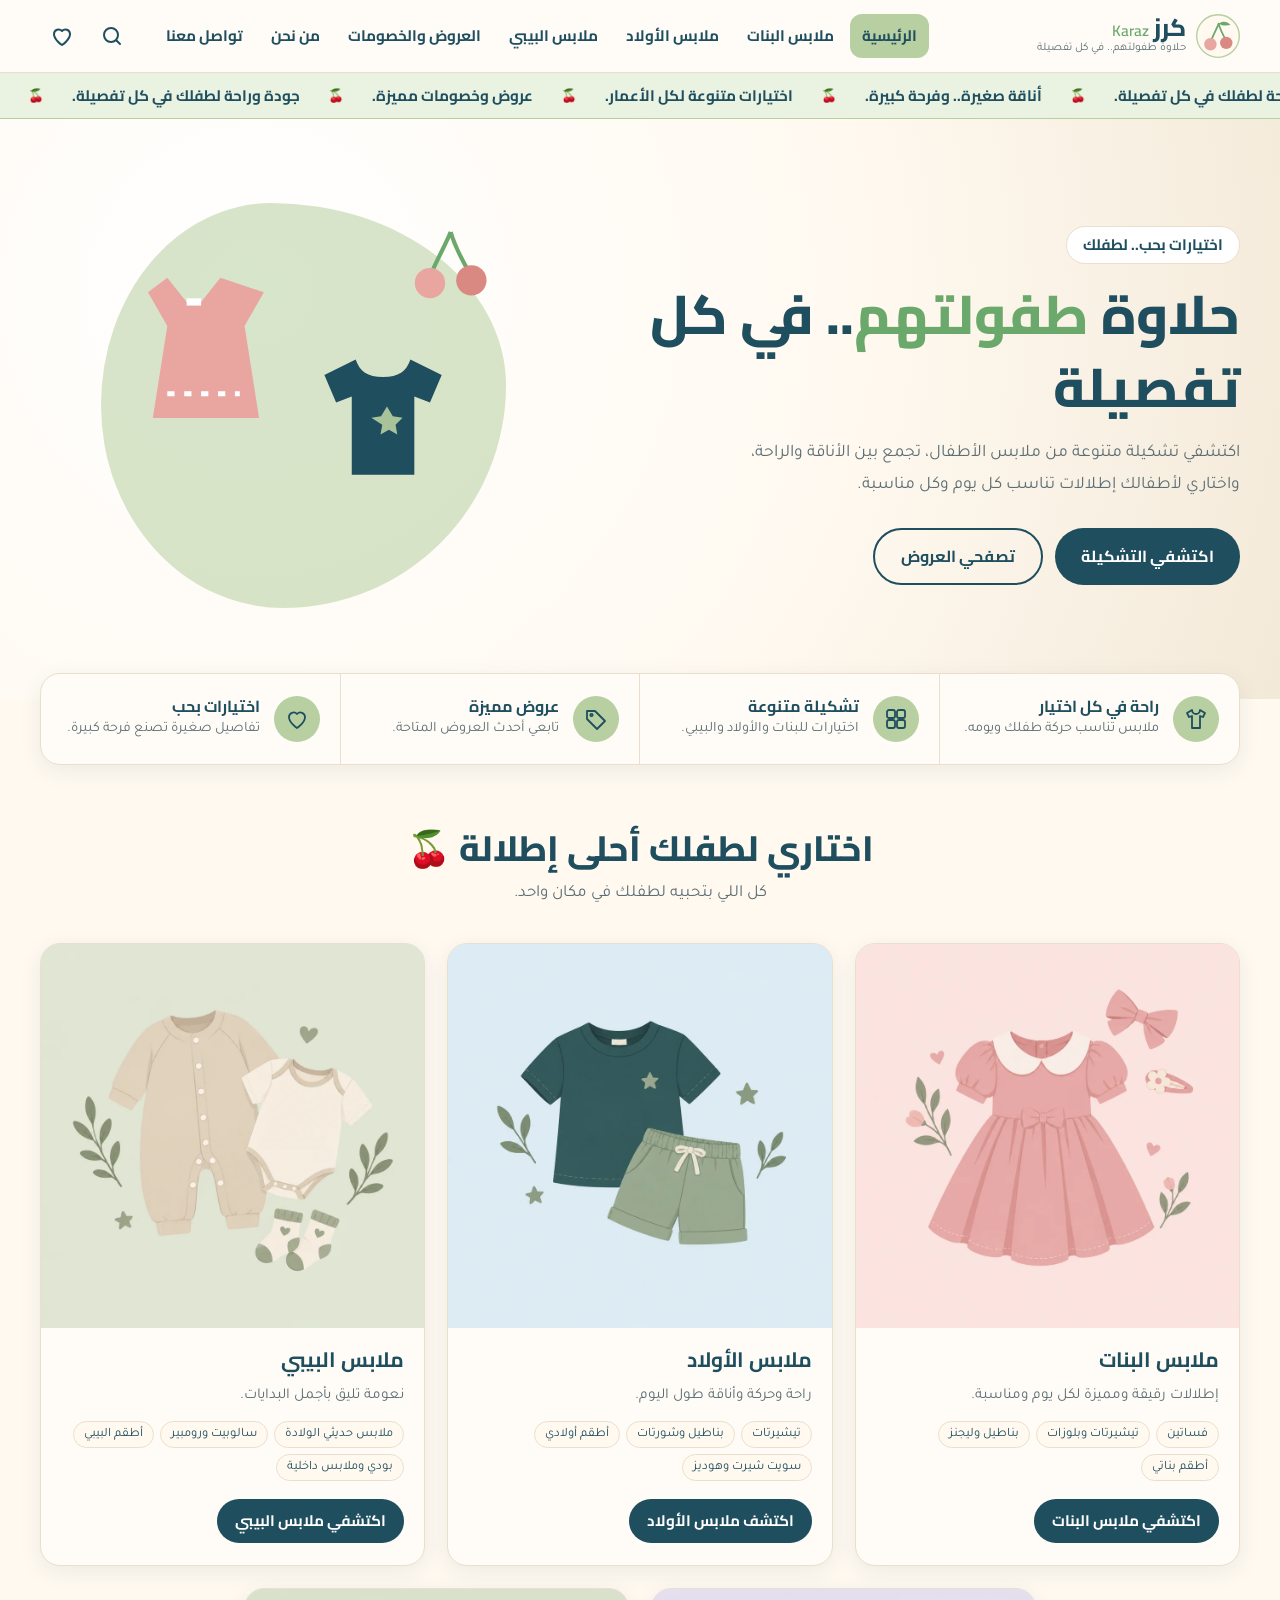
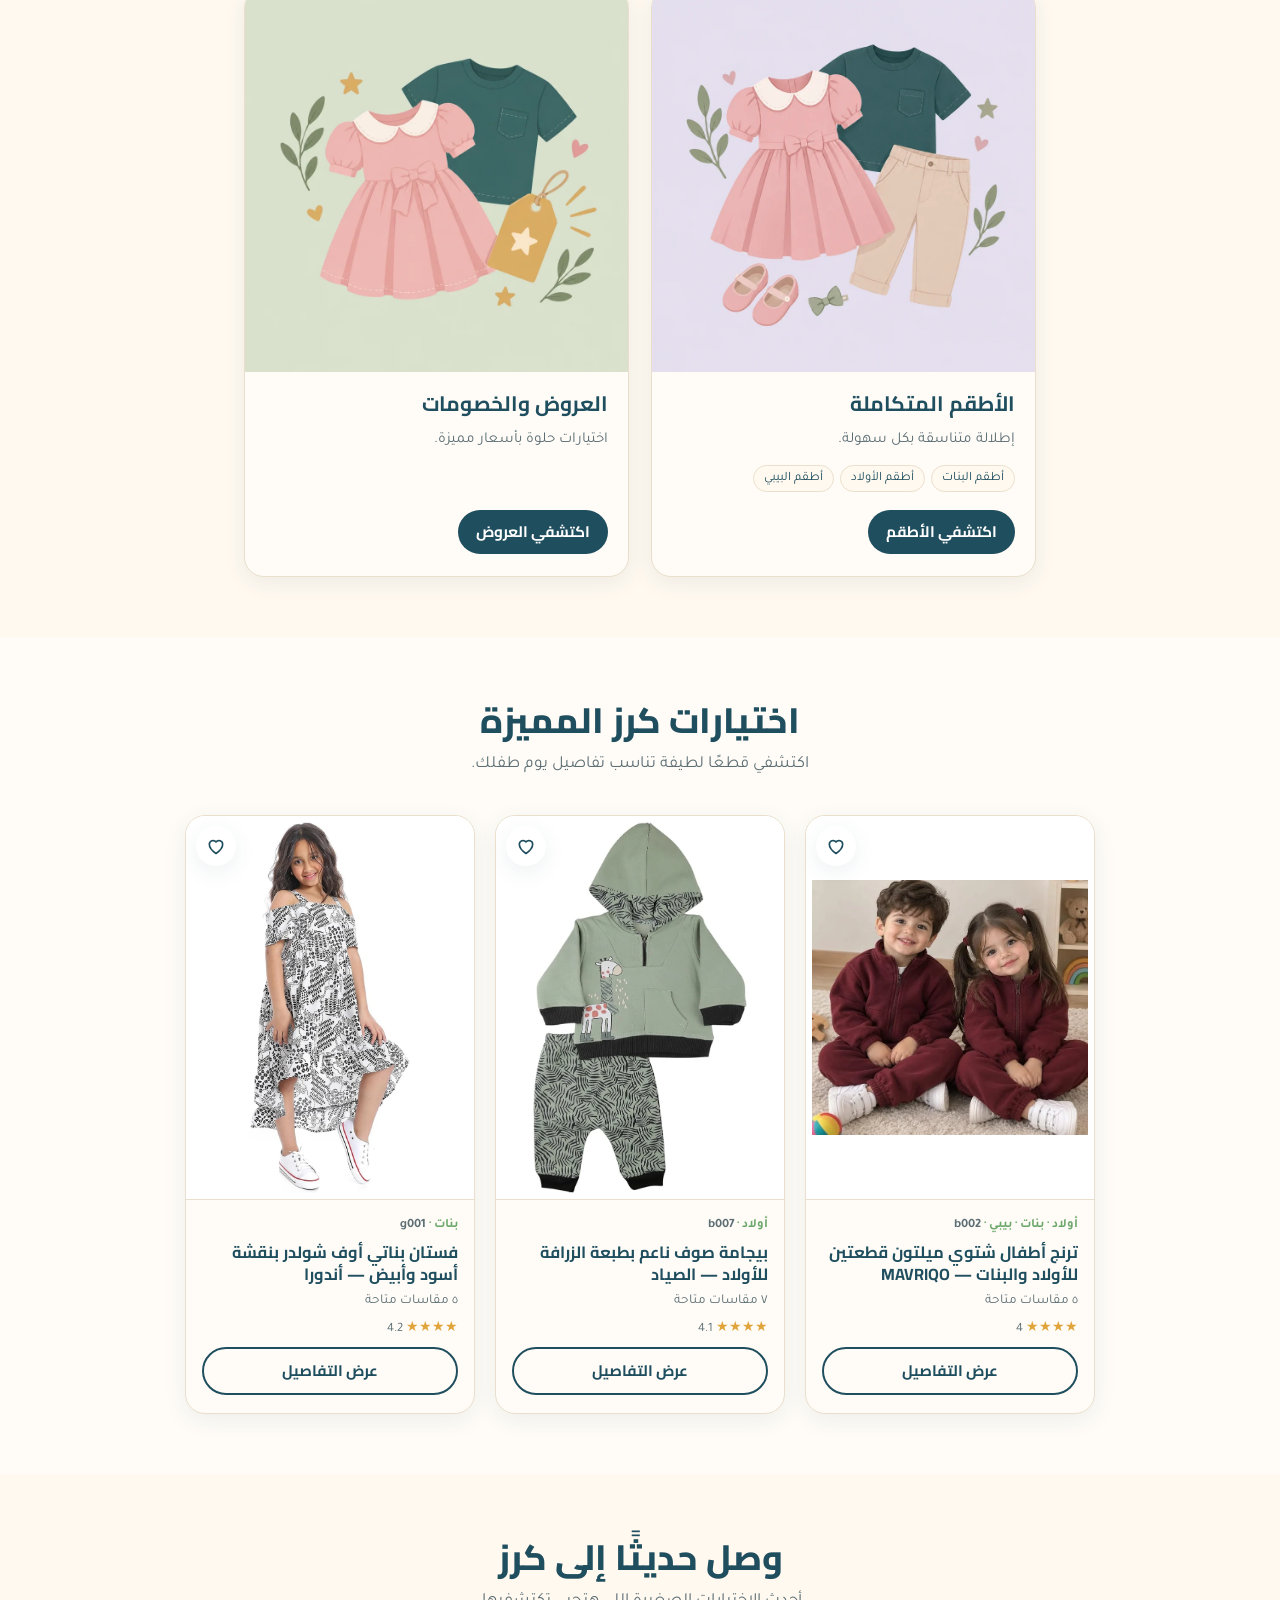
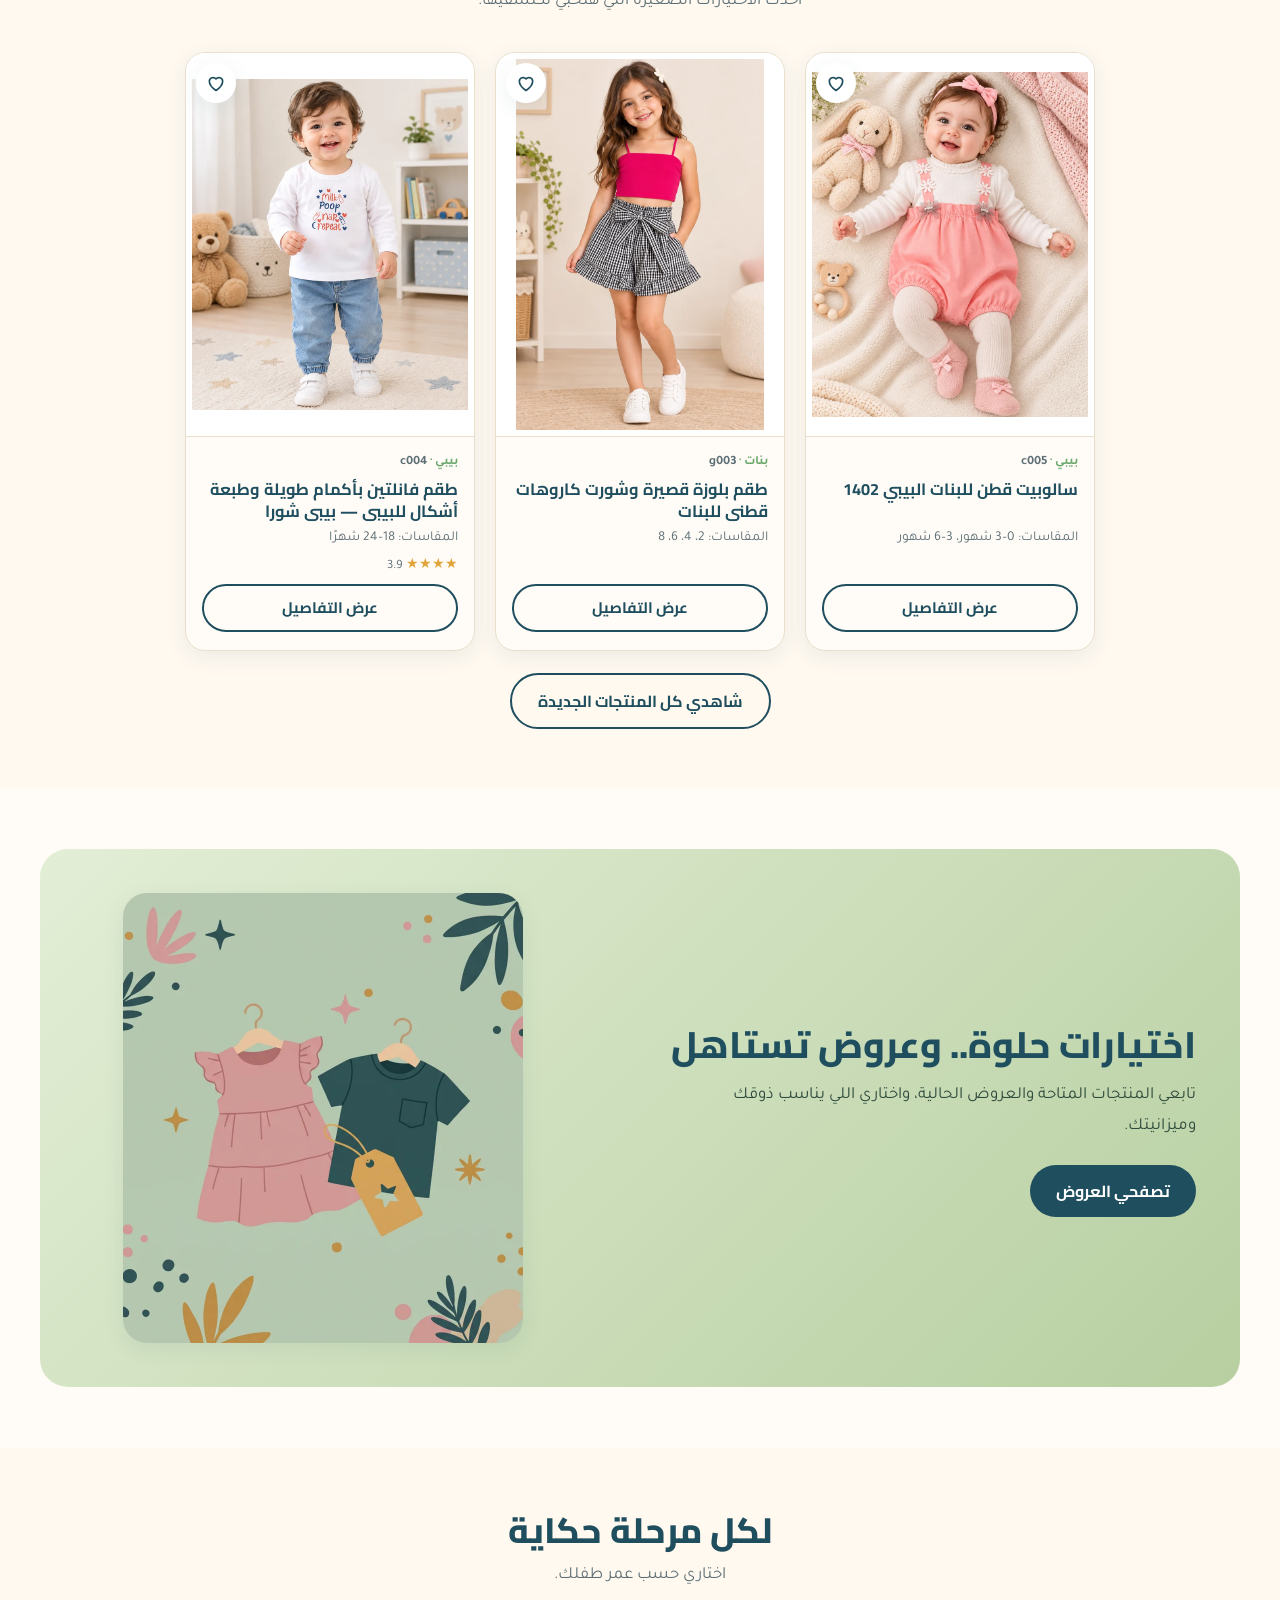
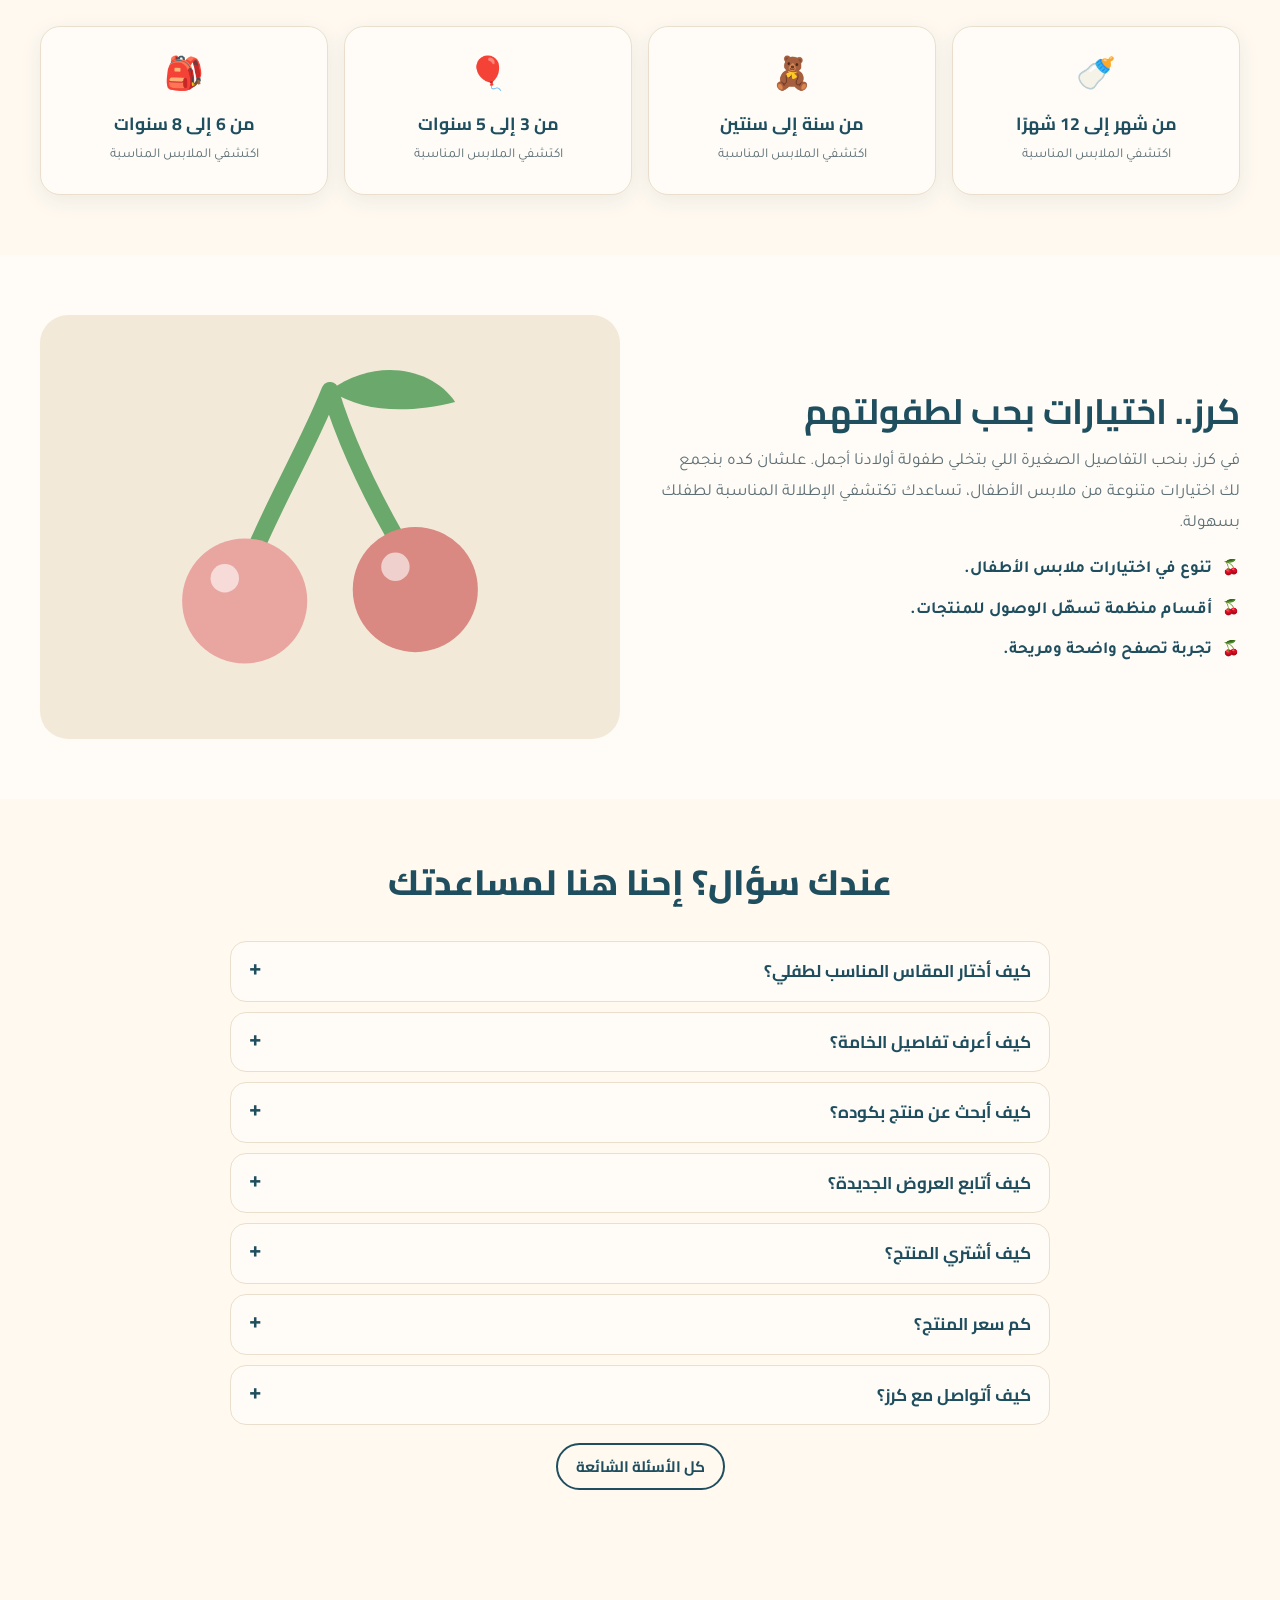
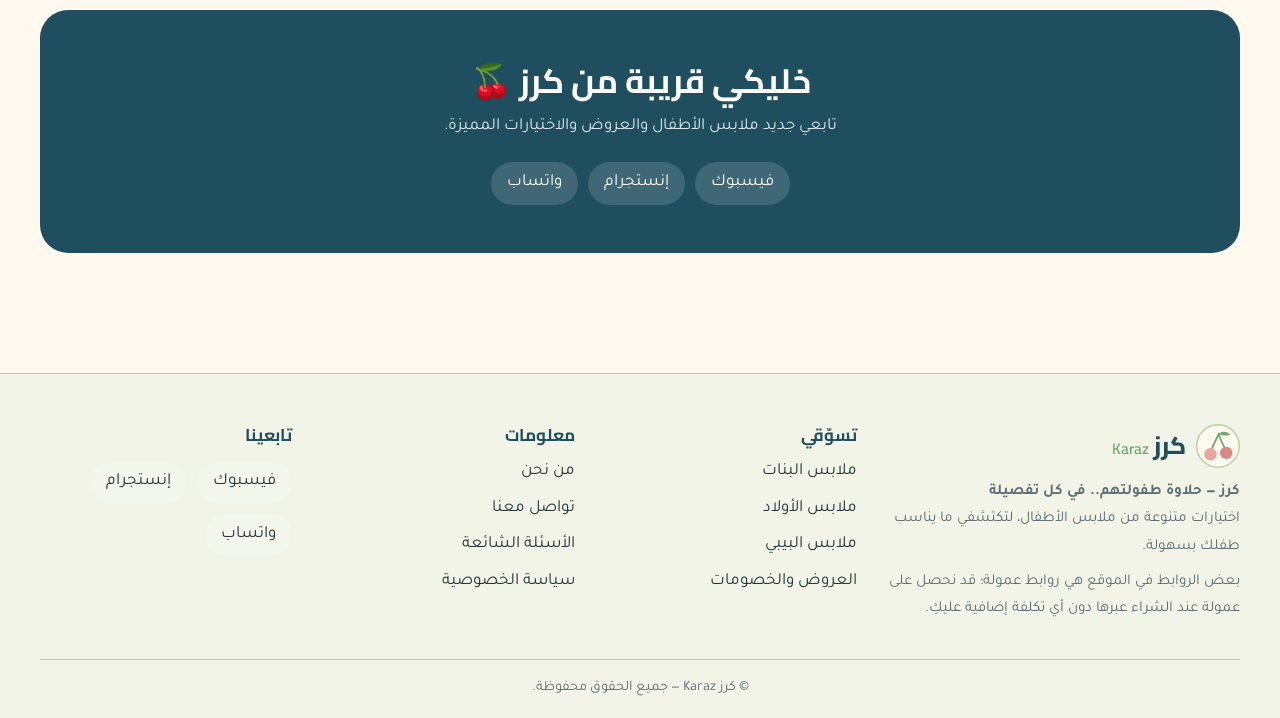
<file: index.html>
<!DOCTYPE html>
<html lang="ar" dir="rtl">
<head>
<meta charset="UTF-8">
<meta name="viewport" content="width=device-width, initial-scale=1">
<title>كرز | ملابس أطفال للبنات والأولاد والبيبي</title>
<meta name="description" content="كرز Karaz متجر مصري لعرض ملابس الأطفال للبنات والأولاد والبيبي. اكتشفي اختيارات أنيقة ومريحة وعروضًا مميزة بسهولة.">
<meta name="theme-color" content="#1F4E5F">
<link rel="icon" type="image/svg+xml" href="favicon.svg"><link rel="icon" type="image/png" sizes="32x32" href="favicon-32.png"><link rel="apple-touch-icon" href="apple-touch-icon.png"><link rel="canonical" href="https://karazkid.vercel.app/">
<meta property="og:type" content="website">
<meta property="og:locale" content="ar_EG">
<meta property="og:site_name" content="كرز Karaz">
<meta property="og:title" content="كرز | ملابس أطفال للبنات والأولاد والبيبي">
<meta property="og:description" content="كرز Karaz متجر مصري لعرض ملابس الأطفال للبنات والأولاد والبيبي. اكتشفي اختيارات أنيقة ومريحة وعروضًا مميزة بسهولة.">
<meta property="og:url" content="https://karazkid.vercel.app/">
<meta property="og:image" content="https://karazkid.vercel.app/images/site/about.webp">
<meta name="twitter:card" content="summary_large_image">
<script type="application/ld+json">{"@context":"https://schema.org","@type":"Organization","name":"كرز Karaz","alternateName":"Karaz","url":"https://karazkid.vercel.app/","email":"karazkid@gmail.com","sameAs":["https://www.facebook.com/mybabykaraz","https://www.instagram.com/karaz_kid"]}</script>
<link rel="preconnect" href="https://fonts.googleapis.com">
<link rel="preconnect" href="https://fonts.gstatic.com" crossorigin>
<link href="https://fonts.googleapis.com/css2?family=Cairo:wght@600;700;800&family=Tajawal:wght@400;500;700&display=swap" rel="stylesheet">
<link rel="stylesheet" href="assets/style.css">
</head>
<body>
<a href="#main" class="skip" id="skipLink">تخطّي إلى المحتوى</a>
<div id="app-header"></div>
<main id="main" tabindex="-1"></main>
<div id="app-footer"></div>
<div class="toast" id="toast" role="status" aria-live="polite"></div>
<noscript><p style="padding:20px;text-align:center">يلزم تفعيل JavaScript لعرض المتجر.</p></noscript>
<script src="assets/config.js"></script>
<script src="products/products.js"></script>
<script src="assets/app.js"></script>
<script src="assets/totop.js" defer></script>
</body>
</html>
</file>
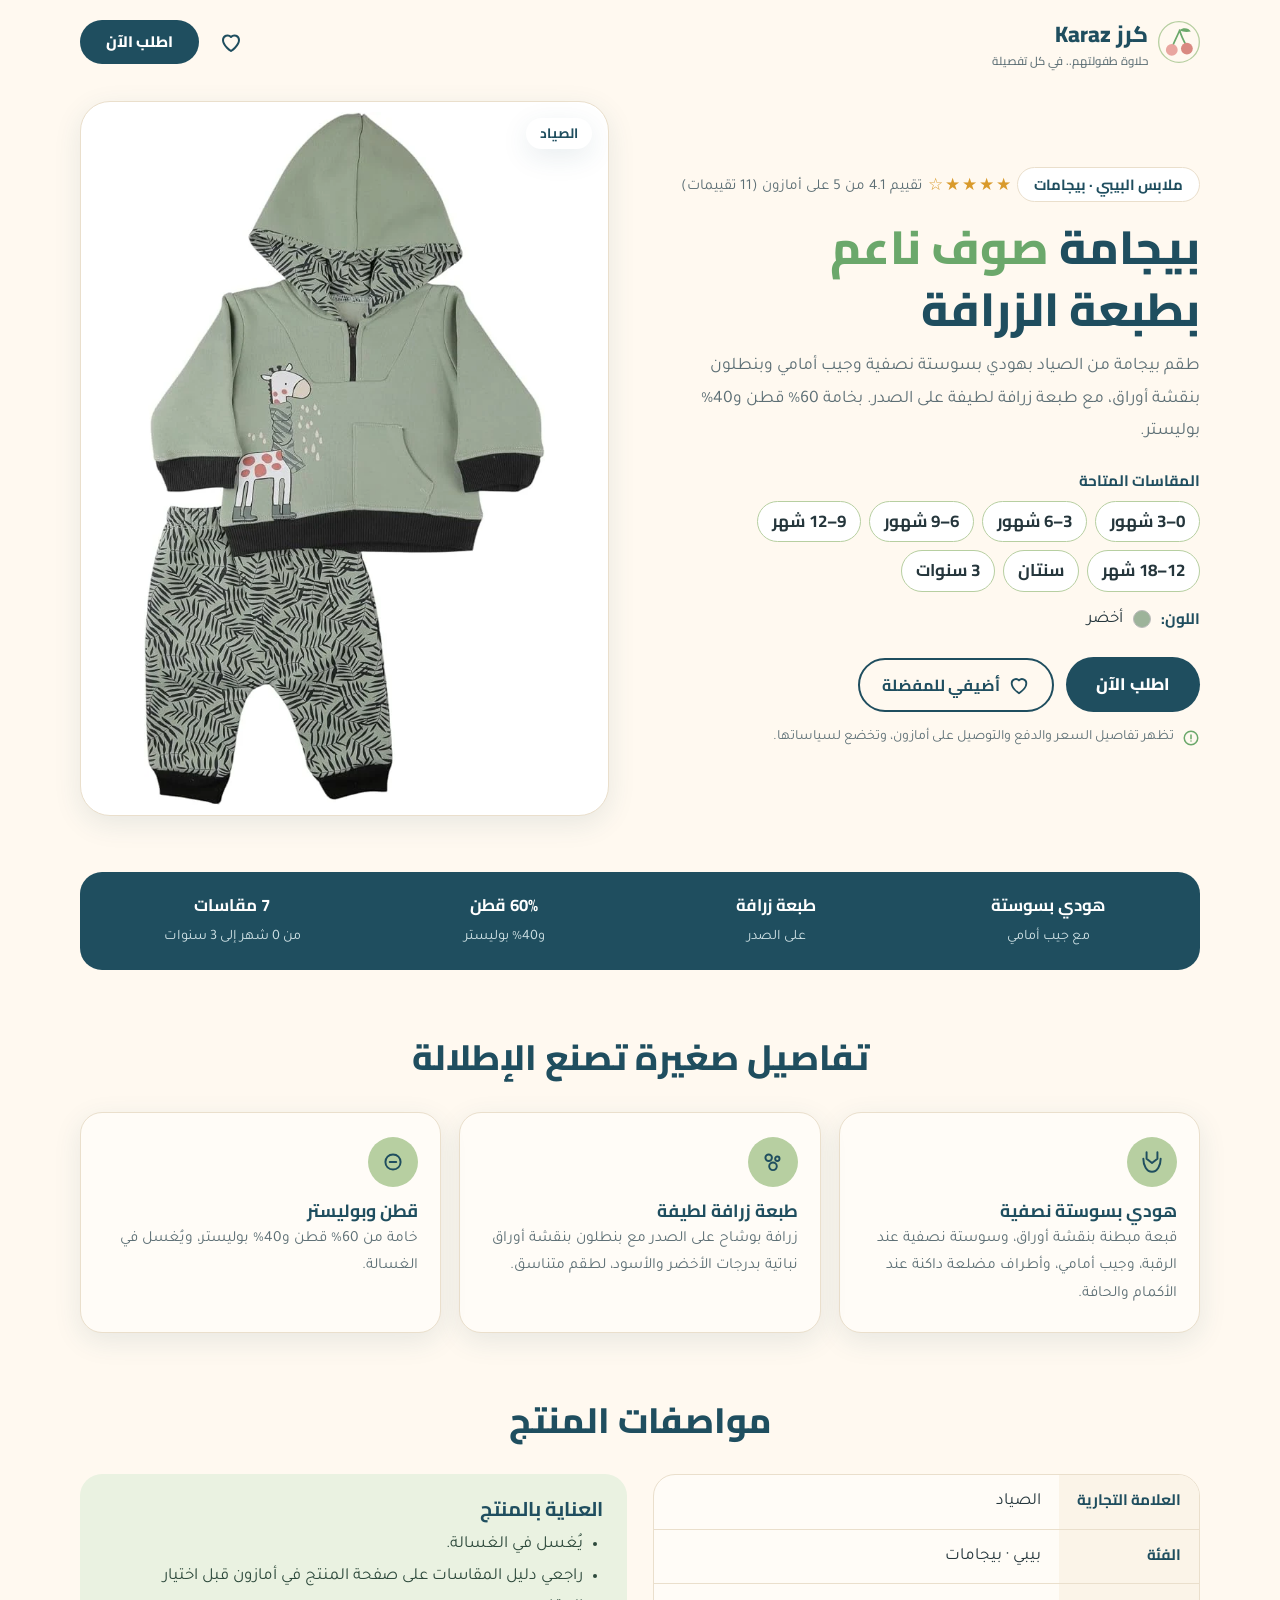
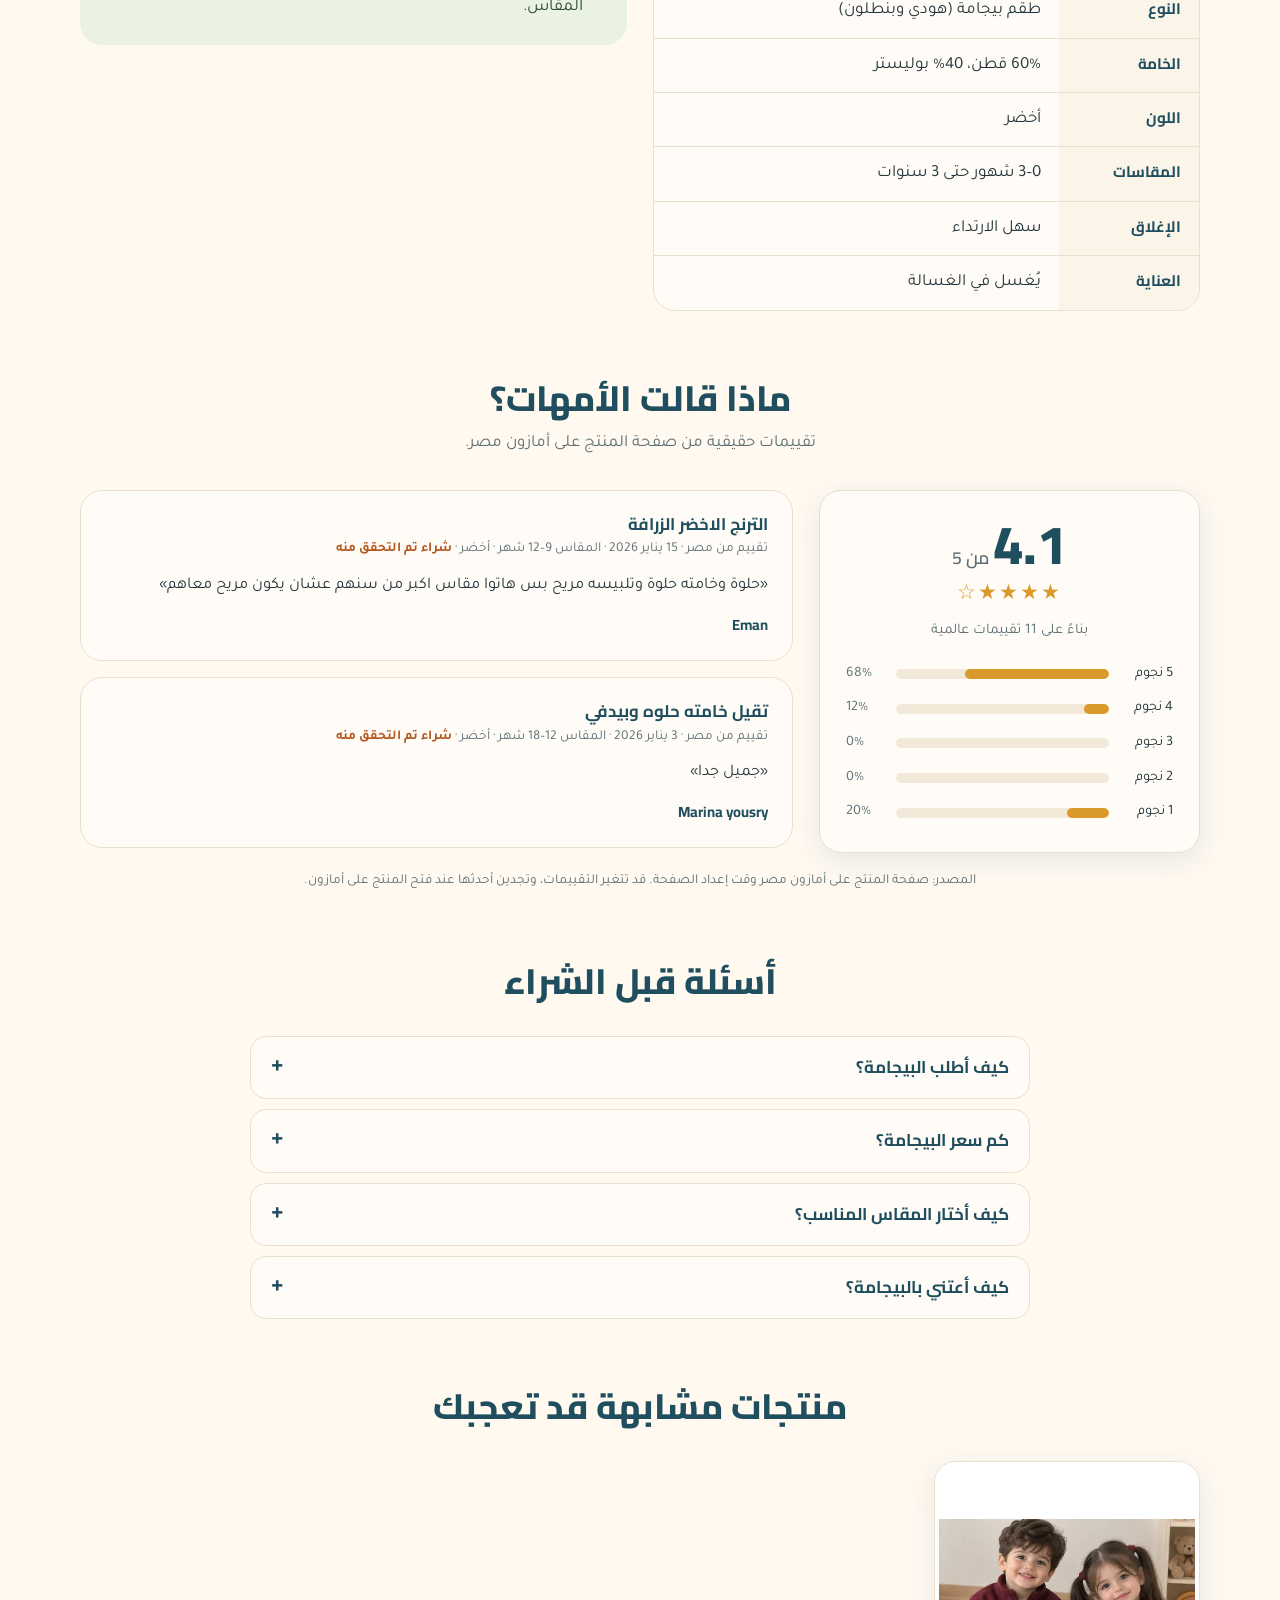
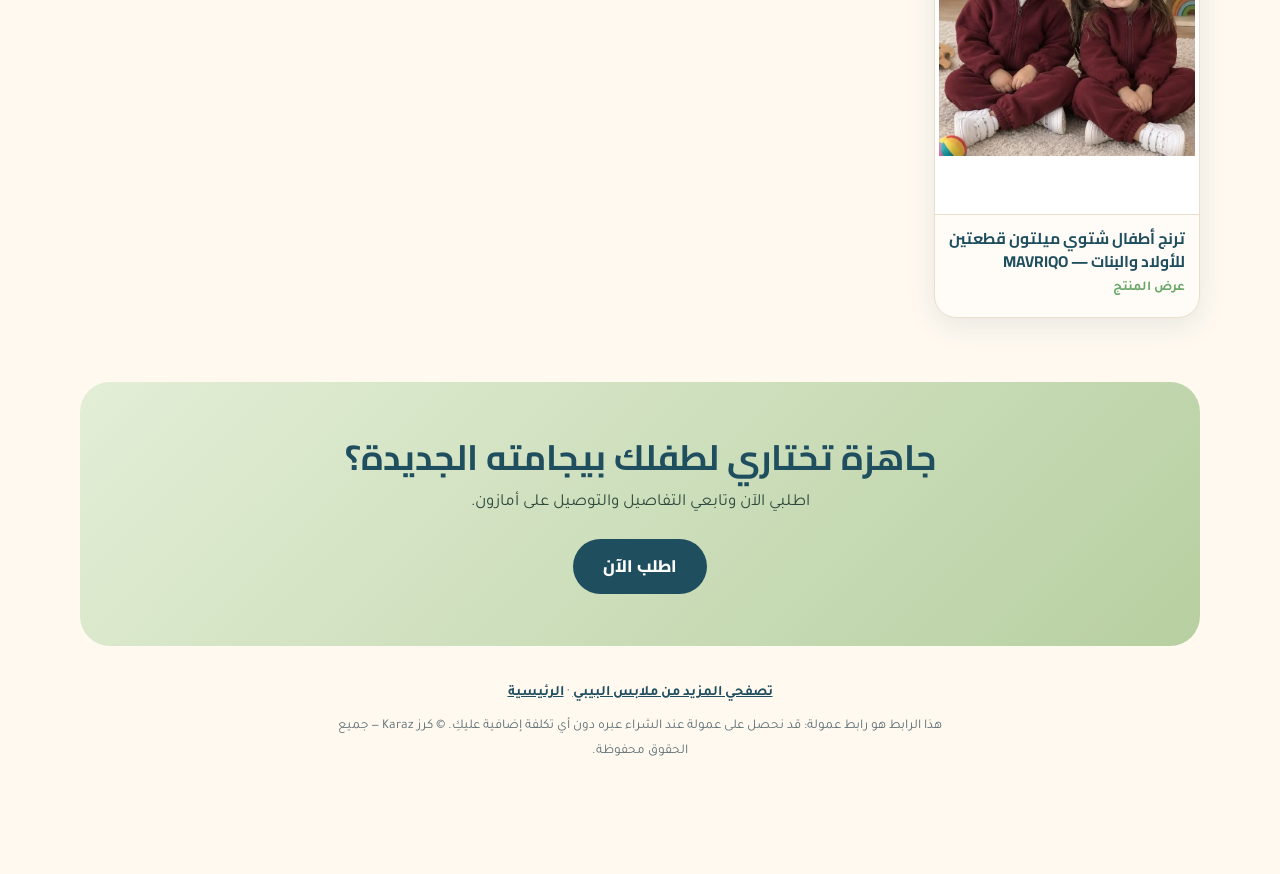
<file: products/baby/alsayad-giraffe-fleece-set.html>
<!DOCTYPE html>
<html lang="ar" dir="rtl">
<head>
<meta charset="UTF-8">
<meta name="viewport" content="width=device-width, initial-scale=1">
<title>بيجامة صوف بطبعة الزرافة | كرز</title>
<meta name="description" content="بيجامة صوف ناعم بطبعة الزرافة من الصياد، بهودي وبنطلون بنقشة أوراق. مقاسات من 0 شهر حتى 3 سنوات. اطلبيها الآن.">
<meta name="theme-color" content="#1F4E5F">
<link rel="preconnect" href="https://fonts.googleapis.com">
<link rel="preconnect" href="https://fonts.gstatic.com" crossorigin>
<link href="https://fonts.googleapis.com/css2?family=Cairo:wght@400;600;700;800&family=Tajawal:wght@400;500;700&display=swap" rel="stylesheet">
<link rel="stylesheet" href="../../assets/landing.css">
</head>
<body>
<div class="wrap">
  <header class="top">
    <a class="brand" href="../../index.html" aria-label="كرز Karaz — الصفحة الرئيسية">
      <svg viewBox="0 0 64 64" aria-hidden="true"><circle cx="32" cy="32" r="31" fill="#FFF9F0" stroke="#B7CFA1" stroke-width="2"/><path d="M33 14c-3 8-8 16-11 25M33 14c2 8 6 16 11 25" stroke="#6BA86B" stroke-width="2.6" fill="none" stroke-linecap="round"/><path d="M33 14c6-5 14-3 17 2-6 1-12 1-17-2z" fill="#6BA86B"/><circle cx="21" cy="44" r="9" fill="#E9A6A0"/><circle cx="44" cy="42" r="9" fill="#d98981"/></svg>
      <span>كرز Karaz<small>حلاوة طفولتهم.. في كل تفصيلة</small></span></a>
    <div class="top-tools">
      <a class="hicon" href="../../index.html#/favorites" aria-label="المفضلة"><svg viewBox="0 0 24 24" fill="none" stroke="currentColor" stroke-width="2" stroke-linejoin="round" aria-hidden="true"><path d="M12 21s-8-5.2-8-11a4.6 4.6 0 0 1 8-3 4.6 4.6 0 0 1 8 3c0 5.8-8 11-8 11z"/></svg><span class="hbadge" id="favBadge" hidden>0</span></a>
      <a class="btn buy" href="https://link.amazon/B0dvgXfFg" target="_blank" rel="sponsored noopener noreferrer">اطلب الآن</a>
    </div>
  </header>

  <main>
  <section class="hero" aria-labelledby="t">
    <div>
      <span class="eyebrow">ملابس البيبي · بيجامات</span>
      <div class="rate"><span class="stars" aria-hidden="true">★★★★☆</span><span>تقييم 4.1 من 5 على أمازون (11 تقييمات)</span></div>
      <h1 id="t">بيجامة <em>صوف ناعم</em> بطبعة الزرافة</h1>
      <p class="lead">طقم بيجامة من الصياد بهودي بسوستة نصفية وجيب أمامي وبنطلون بنقشة أوراق، مع طبعة زرافة لطيفة على الصدر. بخامة 60% قطن و40% بوليستر.</p>
      <div class="sizes"><b>المقاسات المتاحة</b><div class="chips"><span class="chip">0–3 شهور</span><span class="chip">3–6 شهور</span><span class="chip">6–9 شهور</span><span class="chip">9–12 شهر</span><span class="chip">12–18 شهر</span><span class="chip">سنتان</span><span class="chip">3 سنوات</span></div></div>
      <div class="colors"><b>اللون:</b><span class="sw" style="background:#9DB39A" aria-hidden="true"></span><span>أخضر</span></div>
      <div class="cta-row">
        <a class="btn buy" href="https://link.amazon/B0dvgXfFg" target="_blank" rel="sponsored noopener noreferrer">اطلب الآن</a>
        <button class="favbtn" id="favBtn" type="button" aria-pressed="false"><svg viewBox="0 0 24 24" fill="none" stroke="currentColor" stroke-width="2" stroke-linejoin="round" aria-hidden="true"><path d="M12 21s-8-5.2-8-11a4.6 4.6 0 0 1 8-3 4.6 4.6 0 0 1 8 3c0 5.8-8 11-8 11z"/></svg><span>أضيفي للمفضلة</span></button>
      </div>
      <p class="note"><svg viewBox="0 0 24 24" fill="none" stroke="currentColor" stroke-width="2" stroke-linecap="round" stroke-linejoin="round" aria-hidden="true"><circle cx="12" cy="12" r="9"/><path d="M12 8v5M12 16h.01"/></svg><span>تظهر تفاصيل السعر والدفع والتوصيل على أمازون، وتخضع لسياساتها.</span></p>
    </div>
    <div class="gal single">
      
      <div class="stage"><span class="tag">الصياد</span>
        <img id="stageImg" src="../../images/alsayad-giraffe-fleece-set/1.webp" alt="بيجامة صوف أخضر بهودي بسوستة نصفية وطبعة زرافة وبنطلون بنقشة أوراق" width="569" height="984"></div>
    </div>
  </section>
  <div class="band" role="list"><div role="listitem"><b>هودي بسوستة</b><span>مع جيب أمامي</span></div><div role="listitem"><b>طبعة زرافة</b><span>على الصدر</span></div><div role="listitem"><b>60% قطن</b><span>و40% بوليستر</span></div><div role="listitem"><b>7 مقاسات</b><span>من 0 شهر إلى 3 سنوات</span></div></div>
  <section class="blk" id="details"><div class="head"><h2>تفاصيل صغيرة تصنع الإطلالة</h2></div><div class="feat"><article class="f"><div class="ic"><svg viewBox="0 0 24 24" fill="none" stroke="currentColor" stroke-width="1.8" stroke-linecap="round" stroke-linejoin="round" aria-hidden="true"><path d="M7 3v6l5 4 5-4V3"/><path d="M4 9c0 6 3 12 8 12s8-6 8-12"/></svg></div><h3>هودي بسوستة نصفية</h3><p>قبعة مبطنة بنقشة أوراق، وسوستة نصفية عند الرقبة، وجيب أمامي، وأطراف مضلعة داكنة عند الأكمام والحافة.</p></article><article class="f"><div class="ic"><svg viewBox="0 0 24 24" fill="none" stroke="currentColor" stroke-width="1.8" stroke-linecap="round" stroke-linejoin="round" aria-hidden="true"><circle cx="8" cy="8" r="3"/><circle cx="16" cy="9" r="2"/><circle cx="12" cy="16" r="3.5"/></svg></div><h3>طبعة زرافة لطيفة</h3><p>زرافة بوشاح على الصدر مع بنطلون بنقشة أوراق نباتية بدرجات الأخضر والأسود، لطقم متناسق.</p></article><article class="f"><div class="ic"><svg viewBox="0 0 24 24" fill="none" stroke="currentColor" stroke-width="1.8" stroke-linecap="round" stroke-linejoin="round" aria-hidden="true"><path d="M5 12c0-4 3-7 7-7s7 3 7 7-3 7-7 7-7-3-7-7z"/><path d="M9 12h6"/></svg></div><h3>قطن وبوليستر</h3><p>خامة من 60% قطن و40% بوليستر، ويُغسل في الغسالة.</p></article></div></section>
  
  <section class="blk"><div class="head"><h2>مواصفات المنتج</h2></div><div class="specwrap"><div class="spec"><dl><dt>العلامة التجارية</dt><dd>الصياد</dd><dt>الفئة</dt><dd>بيبي · بيجامات</dd><dt>النوع</dt><dd>طقم بيجامة (هودي وبنطلون)</dd><dt>الخامة</dt><dd>60% قطن، 40% بوليستر</dd><dt>اللون</dt><dd>أخضر</dd><dt>المقاسات</dt><dd>0–3 شهور حتى 3 سنوات</dd><dt>الإغلاق</dt><dd>سهل الارتداء</dd><dt>العناية</dt><dd>يُغسل في الغسالة</dd></dl></div><div class="care"><h3>العناية بالمنتج</h3><ul><li>يُغسل في الغسالة.</li><li>راجعي دليل المقاسات على صفحة المنتج في أمازون قبل اختيار المقاس.</li></ul></div></div></section>
  <section class="blk"><div class="head"><h2>ماذا قالت الأمهات؟</h2><p>تقييمات حقيقية من صفحة المنتج على أمازون مصر.</p></div><div class="rv"><div class="sum"><div class="big">4.1<small> من 5</small></div><span class="stars" aria-hidden="true">★★★★☆</span><p>بناءً على 11 تقييمات عالمية</p><div class="bars" aria-label="توزيع التقييمات"><div class="bar"><span>5 نجوم</span><i><b style="width:68%"></b></i><span>68%</span></div><div class="bar"><span>4 نجوم</span><i><b style="width:12%"></b></i><span>12%</span></div><div class="bar"><span>3 نجوم</span><i><b style="width:0%"></b></i><span>0%</span></div><div class="bar"><span>2 نجوم</span><i><b style="width:0%"></b></i><span>0%</span></div><div class="bar"><span>1 نجوم</span><i><b style="width:20%"></b></i><span>20%</span></div></div></div><div class="quotes"><figure class="q"><h3>الترنج الاخضر الزرافة</h3><p class="meta">تقييم من مصر · 15 يناير 2026 · المقاس 9–12 شهر · أخضر · <span class="ok">شراء تم التحقق منه</span></p><blockquote>«حلوة وخامته حلوة وتلبيسه مريح بس هاتوا مقاس اكبر من سنهم عشان يكون مريح معاهم»</blockquote><figcaption class="who">Eman</figcaption></figure><figure class="q"><h3>تقيل خامته حلوه وبيدفي</h3><p class="meta">تقييم من مصر · 3 يناير 2026 · المقاس 12–18 شهر · أخضر · <span class="ok">شراء تم التحقق منه</span></p><blockquote>«جميل جدا»</blockquote><figcaption class="who">Marina yousry</figcaption></figure></div></div><p class="src">المصدر: صفحة المنتج على أمازون مصر وقت إعداد الصفحة. قد تتغير التقييمات، وتجدين أحدثها عند فتح المنتج على أمازون.</p></section>
  <section class="blk"><div class="head"><h2>أسئلة قبل الشراء</h2></div><div class="faq"><details><summary>كيف أطلب البيجامة؟</summary><p>اضغطي على زر «اطلب الآن» وسيفتح لك المنتج على أمازون، وهناك تختارين المقاس وتكملين الطلب. كرز لا يستقبل الطلبات مباشرة.</p></details><details><summary>كم سعر البيجامة؟</summary><p>السعر يتغير بحسب العروض والبائع، لذلك لا نعرضه هنا. ستجدين السعر الحالي على أمازون.</p></details><details><summary>كيف أختار المقاس المناسب؟</summary><p>المقاسات من 0–3 شهور حتى 3 سنوات. راجعي دليل المقاسات على أمازون، ونصحت إحدى الأمهات في تقييمها باختيار مقاس أكبر من عمر الطفل ليكون مريحًا.</p></details><details><summary>كيف أعتني بالبيجامة؟</summary><p>تُغسل في الغسالة بحسب تعليمات العناية الواردة في مواصفات المنتج.</p></details></div></section>
  <section class="blk" id="similar" hidden><div class="head"><h2>منتجات مشابهة قد تعجبك</h2></div><div class="sim" id="simGrid"></div></section>
  <section class="final">
    <h2>جاهزة تختاري لطفلك بيجامته الجديدة؟</h2>
    <p>اطلبي الآن وتابعي التفاصيل والتوصيل على أمازون.</p>
    <a class="btn buy" href="https://link.amazon/B0dvgXfFg" target="_blank" rel="sponsored noopener noreferrer">اطلب الآن</a>
  </section>
  </main>

  <footer>
    <p><a href="../../index.html#/shop?cat=baby">تصفحي المزيد من ملابس البيبي</a> · <a href="../../index.html">الرئيسية</a></p>
    <p class="disc">هذا الرابط هو رابط عمولة: قد نحصل على عمولة عند الشراء عبره دون أي تكلفة إضافية عليكِ. © كرز Karaz — جميع الحقوق محفوظة.</p>
  </footer>
</div>

<div class="sticky"><a class="btn buy" href="https://link.amazon/B0dvgXfFg" target="_blank" rel="sponsored noopener noreferrer">اطلب الآن</a></div>
<div class="toast" id="toast" role="status" aria-live="polite"></div>

<!-- بيانات المنتج: يقرأها الموقع تلقائيًا لعرض المنتج في قسمه. لا تحذفي هذا الجزء. -->
<script type="application/json" id="product">
{
  "id": "alsayad-giraffe-fleece-set",
  "name": "بيجامة صوف ناعم بطبعة الزرافة للأولاد — الصياد",
  "category": "baby",
  "sub": "بيجامات",
  "type": "بيجامة",
  "ages": [
    "0-12m",
    "1-2y",
    "3-5y"
  ],
  "sizes": [
    "0–3 شهور",
    "3–6 شهور",
    "6–9 شهور",
    "9–12 شهر",
    "12–18 شهر",
    "سنتان",
    "3 سنوات"
  ],
  "colors": [
    "أخضر"
  ],
  "price": null,
  "oldPrice": null,
  "images": [
    "images/alsayad-giraffe-fleece-set/1.webp"
  ],
  "description": "طقم بيجامة من الصياد بهودي بسوستة نصفية وجيب أمامي وبنطلون بنقشة أوراق، مع طبعة زرافة لطيفة على الصدر. بخامة 60% قطن و40% بوليستر.",
  "material": "60% قطن، 40% بوليستر",
  "buyType": "affiliate",
  "buyUrl": "https://link.amazon/B0dvgXfFg",
  "createdAt": "2026-10-25",
  "featured": true,
  "set": false,
  "season": "winter",
  "hidden": false,
  "rating": 4.1
}
</script>
<script src="../../products/products.js"></script>
<script src="../../assets/landing.js"></script>
</body>
</html>
</file>
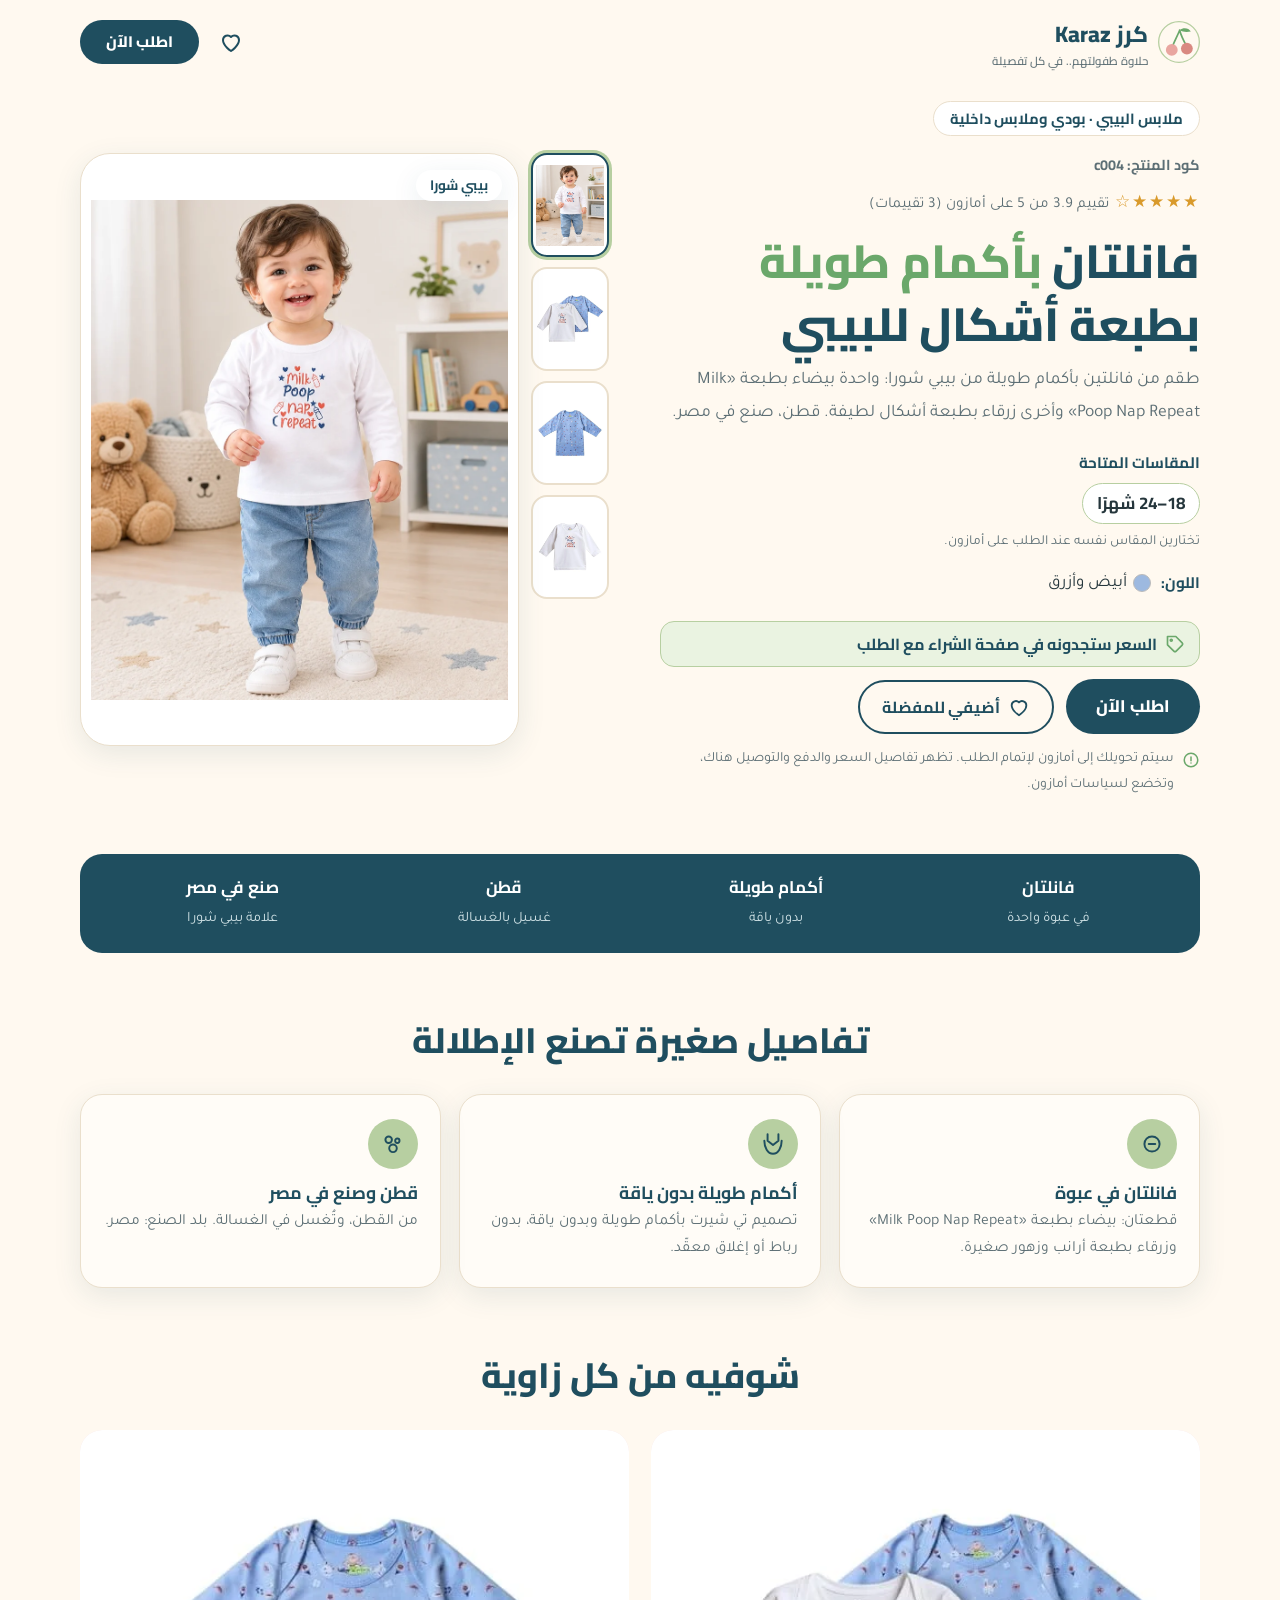
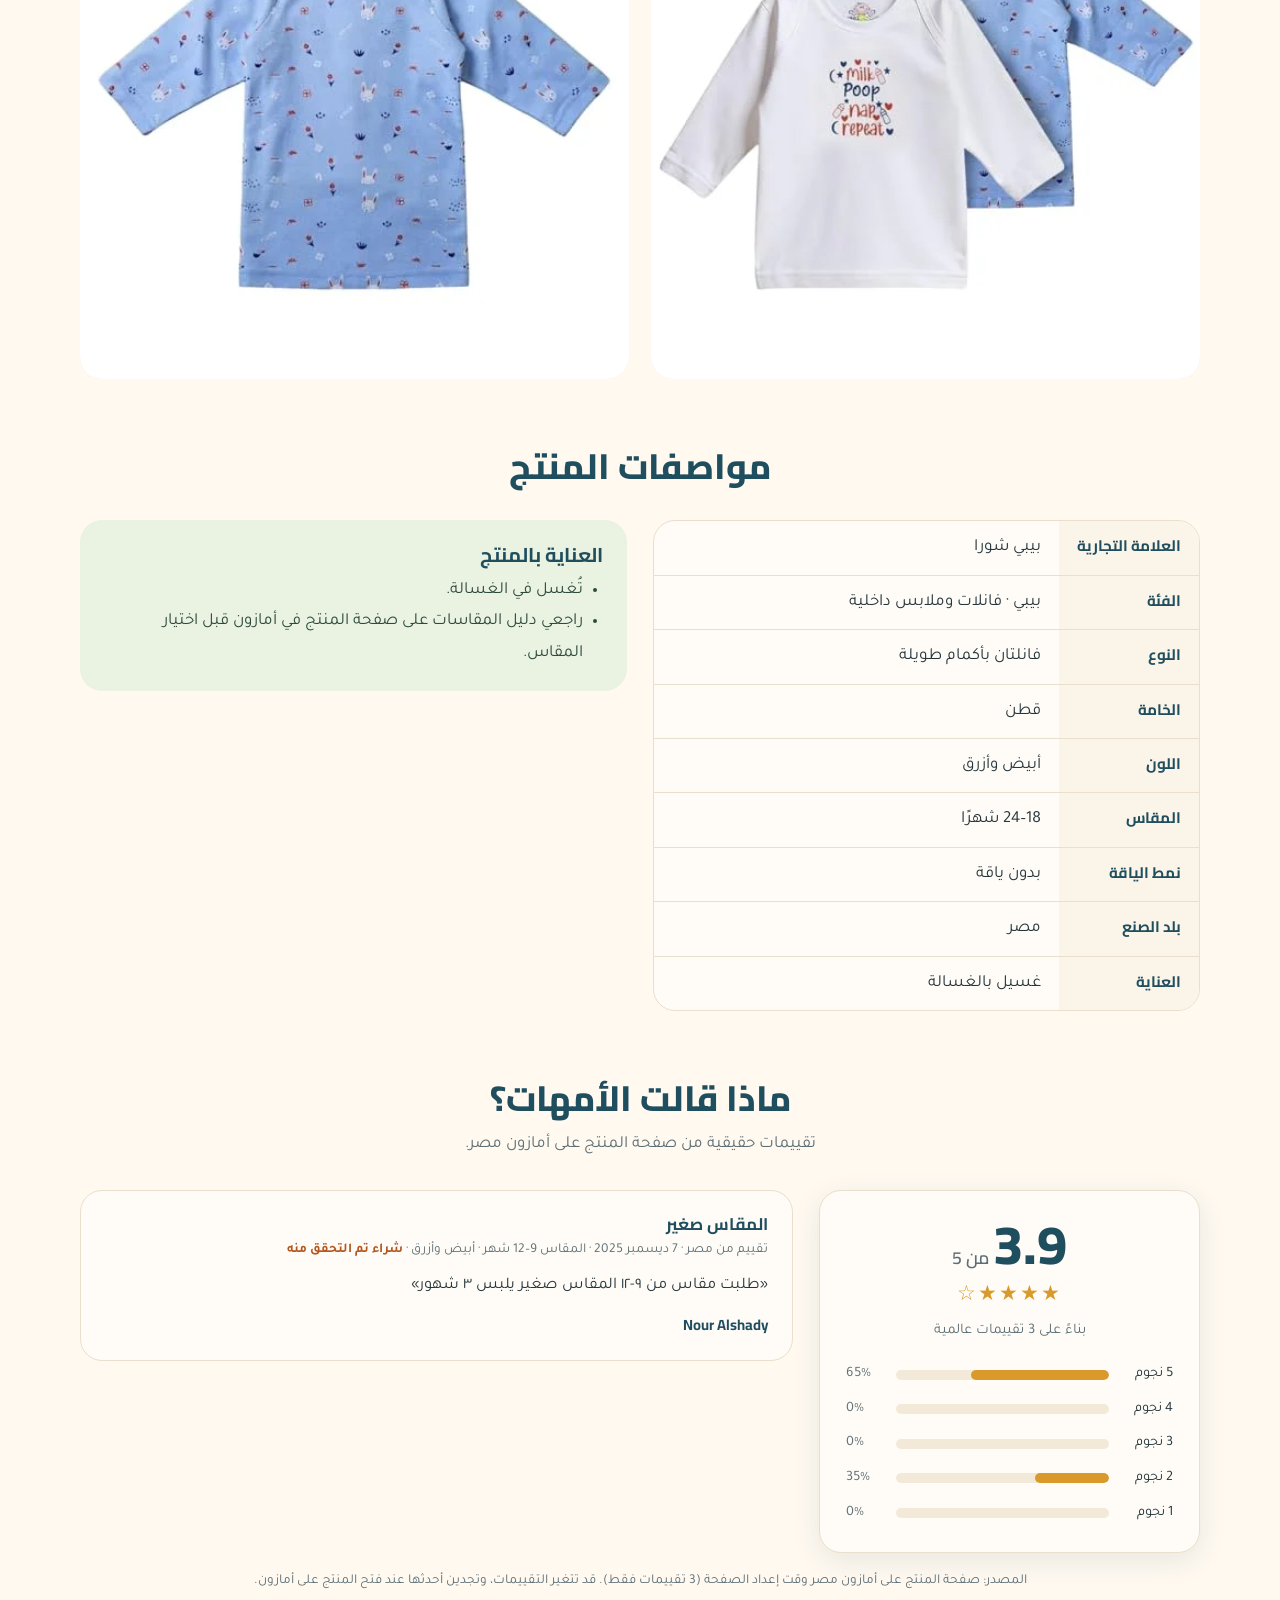
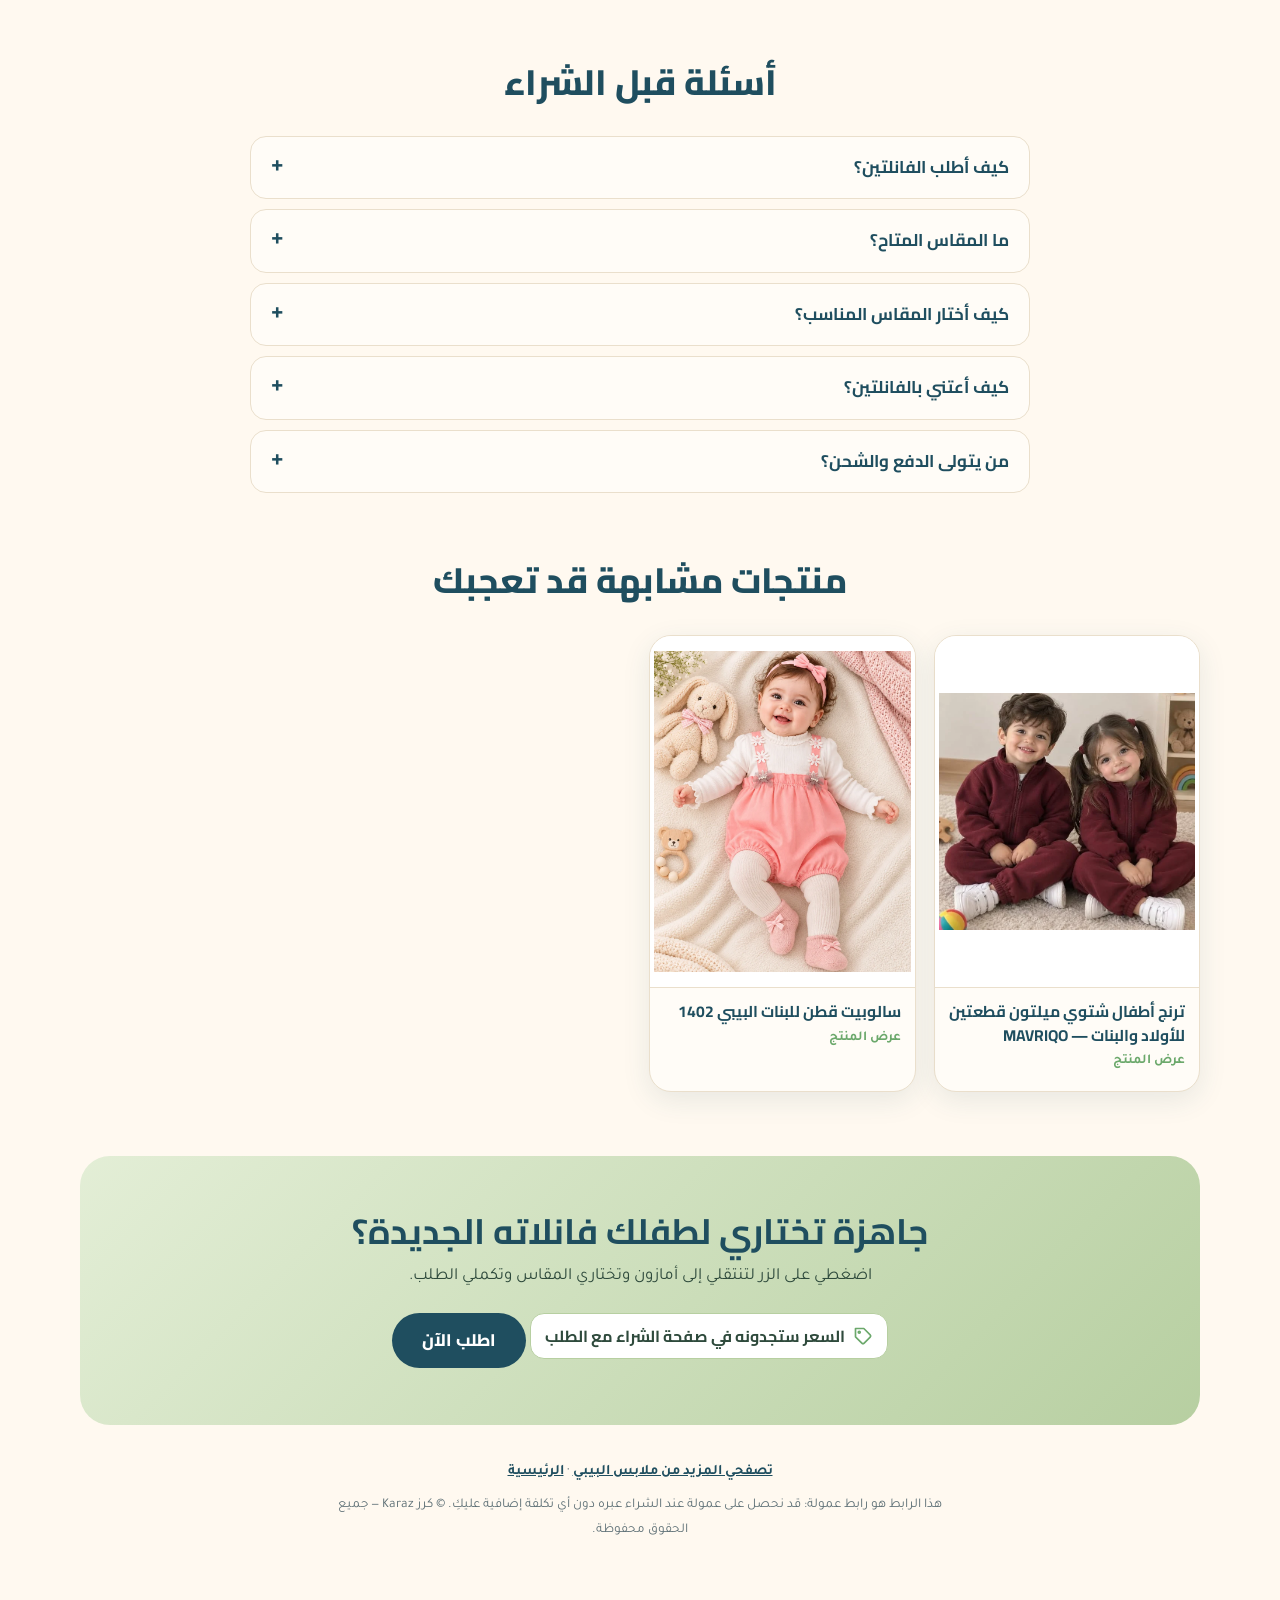
<file: products/baby/baby-shora-two-pack-long-sleeve-tops.html>
<!DOCTYPE html>
<html lang="ar" dir="rtl">
<head>
<meta charset="UTF-8">
<meta name="viewport" content="width=device-width, initial-scale=1">
<title>طقم فانلتين بأكمام طويلة للبيبي | كرز</title>
<meta name="description" content="طقم فانلتين بأكمام طويلة للبيبي من بيبي شورا، واحدة بيضاء بطبعة والثانية زرقاء بأشكال لطيفة، قطن وصنع في مصر. اطلبه الآن من أمازون.">
<meta name="theme-color" content="#1F4E5F">
<link rel="preconnect" href="https://fonts.googleapis.com">
<link rel="preconnect" href="https://fonts.gstatic.com" crossorigin>
<link href="https://fonts.googleapis.com/css2?family=Cairo:wght@600;700;800&family=Tajawal:wght@400;500;700&display=swap" rel="stylesheet">
<link rel="icon" type="image/svg+xml" href="../../favicon.svg"><link rel="icon" type="image/png" sizes="32x32" href="../../favicon-32.png"><link rel="apple-touch-icon" href="../../apple-touch-icon.png"><link rel="canonical" href="https://karazkid.vercel.app/products/baby/baby-shora-two-pack-long-sleeve-tops.html">
<meta property="og:type" content="product">
<meta property="og:locale" content="ar_EG">
<meta property="og:site_name" content="كرز Karaz">
<meta property="og:title" content="طقم فانلتين بأكمام طويلة للبيبي | كرز">
<meta property="og:description" content="طقم فانلتين بأكمام طويلة للبيبي من بيبي شورا، واحدة بيضاء بطبعة والثانية زرقاء بأشكال لطيفة، قطن وصنع في مصر. اطلبه الآن من أمازون.">
<meta property="og:url" content="https://karazkid.vercel.app/products/baby/baby-shora-two-pack-long-sleeve-tops.html">
<meta property="og:image" content="https://karazkid.vercel.app/images/baby-shora-two-pack-long-sleeve-tops/1-d1b80ff2.webp">
<meta name="twitter:card" content="summary_large_image">
<script type="application/ld+json">{"@context": "https://schema.org", "@type": "Product", "name": "طقم فانلتين بأكمام طويلة وطبعة أشكال للبيبي — بيبي شورا", "image": ["https://karazkid.vercel.app/images/baby-shora-two-pack-long-sleeve-tops/1-d1b80ff2.webp", "https://karazkid.vercel.app/images/baby-shora-two-pack-long-sleeve-tops/2-6f79f30e.webp", "https://karazkid.vercel.app/images/baby-shora-two-pack-long-sleeve-tops/3-60f227c4.webp", "https://karazkid.vercel.app/images/baby-shora-two-pack-long-sleeve-tops/4-3e408246.webp"], "description": "طقم من فانلتين بأكمام طويلة من بيبي شورا: واحدة بيضاء بطبعة «Milk Poop Nap Repeat» وأخرى زرقاء بطبعة أشكال لطيفة. قطن، صنع في مصر.", "category": "ملابس البيبي", "url": "https://karazkid.vercel.app/products/baby/baby-shora-two-pack-long-sleeve-tops.html", "sku": "c004", "brand": {"@type": "Brand", "name": "بيبي شورا"}, "material": "قطن"}</script>
<link rel="stylesheet" href="../../assets/landing.css">
</head>
<body>
<div class="wrap">
  <header class="top">
    <a class="brand" href="../../index.html" aria-label="كرز Karaz — الصفحة الرئيسية">
      <svg viewBox="0 0 64 64" aria-hidden="true"><circle cx="32" cy="32" r="31" fill="#FFF9F0" stroke="#B7CFA1" stroke-width="2"/><path d="M33 14c-3 8-8 16-11 25M33 14c2 8 6 16 11 25" stroke="#6BA86B" stroke-width="2.6" fill="none" stroke-linecap="round"/><path d="M33 14c6-5 14-3 17 2-6 1-12 1-17-2z" fill="#6BA86B"/><circle cx="21" cy="44" r="9" fill="#E9A6A0"/><circle cx="44" cy="42" r="9" fill="#d98981"/></svg>
      <span>كرز Karaz<small>حلاوة طفولتهم.. في كل تفصيلة</small></span></a>
    <div class="top-tools">
      <a class="hicon" href="../../index.html#/favorites" aria-label="المفضلة"><svg viewBox="0 0 24 24" fill="none" stroke="currentColor" stroke-width="2" stroke-linejoin="round" aria-hidden="true"><path d="M12 21s-8-5.2-8-11a4.6 4.6 0 0 1 8-3 4.6 4.6 0 0 1 8 3c0 5.8-8 11-8 11z"/></svg><span class="hbadge" id="favBadge" hidden>0</span></a>
      <a class="btn buy" href="https://link.amazon/B0j8szk7e" target="_blank" rel="sponsored noopener noreferrer">اطلب الآن</a>
    </div>
  </header>

  <main>
  <section class="hero" aria-labelledby="t">
    <div>
      <span class="eyebrow">ملابس البيبي · بودي وملابس داخلية</span>
      <span class="pcode">كود المنتج: c004</span>
      <div class="rate"><span class="stars" aria-hidden="true">★★★★☆</span><span>تقييم 3.9 من 5 على أمازون (3 تقييمات)</span></div>
      <h1 id="t">فانلتان <em>بأكمام طويلة</em> بطبعة أشكال للبيبي</h1>
      <p class="lead">طقم من فانلتين بأكمام طويلة من بيبي شورا: واحدة بيضاء بطبعة «Milk Poop Nap Repeat» وأخرى زرقاء بطبعة أشكال لطيفة. قطن، صنع في مصر.</p>
      <div class="sizes"><b>المقاسات المتاحة</b><div class="chips"><span class="chip">18–24 شهرًا</span></div><small class="hint">تختارين المقاس نفسه عند الطلب على أمازون.</small></div>
      <div class="colors"><b>اللون:</b><span class="cl"><span class="sw" style="background:#9DB9E0" aria-hidden="true"></span><span>أبيض وأزرق</span></span></div>
      <p class="pricenote"><svg viewBox="0 0 24 24" fill="none" stroke="currentColor" stroke-width="2" stroke-linecap="round" stroke-linejoin="round" aria-hidden="true"><path d="M20.6 13.4l-7.2 7.2a2 2 0 0 1-2.8 0L3 13V3h10l7.6 7.6a2 2 0 0 1 0 2.8z"/><circle cx="7.5" cy="7.5" r="1.2"/></svg><span>السعر ستجدونه في صفحة الشراء مع الطلب</span></p>
      <div class="cta-row">
        <a class="btn buy" href="https://link.amazon/B0j8szk7e" target="_blank" rel="sponsored noopener noreferrer">اطلب الآن</a>
        <button class="favbtn" id="favBtn" type="button" aria-pressed="false"><svg viewBox="0 0 24 24" fill="none" stroke="currentColor" stroke-width="2" stroke-linejoin="round" aria-hidden="true"><path d="M12 21s-8-5.2-8-11a4.6 4.6 0 0 1 8-3 4.6 4.6 0 0 1 8 3c0 5.8-8 11-8 11z"/></svg><span>أضيفي للمفضلة</span></button>
      </div>
      <p class="note"><svg viewBox="0 0 24 24" fill="none" stroke="currentColor" stroke-width="2" stroke-linecap="round" stroke-linejoin="round" aria-hidden="true"><circle cx="12" cy="12" r="9"/><path d="M12 8v5M12 16h.01"/></svg><span>سيتم تحويلك إلى أمازون لإتمام الطلب. تظهر تفاصيل السعر والدفع والتوصيل هناك، وتخضع لسياسات أمازون.</span></p>
    </div>
    <div class="gal">
      <div class="thumbs" aria-label="صور المنتج"><button type="button" data-src="../../images/baby-shora-two-pack-long-sleeve-tops/1-d1b80ff2.webp" data-alt="طفل يرتدي فانلة بيضاء بأكمام طويلة وطبعة Milk Poop Nap Repeat" aria-current="true" aria-label="صورة 1"><img src="../../images/baby-shora-two-pack-long-sleeve-tops/1-d1b80ff2.webp" alt=""></button><button type="button" data-src="../../images/baby-shora-two-pack-long-sleeve-tops/2-6f79f30e.webp" data-alt="فانلتان بأكمام طويلة، بيضاء بطبعة وزرقاء بأشكال أرانب وزهور"  aria-label="صورة 2"><img src="../../images/baby-shora-two-pack-long-sleeve-tops/2-6f79f30e.webp" alt=""></button><button type="button" data-src="../../images/baby-shora-two-pack-long-sleeve-tops/3-60f227c4.webp" data-alt="فانلة زرقاء بأكمام طويلة بطبعة أرانب وزهور صغيرة"  aria-label="صورة 3"><img src="../../images/baby-shora-two-pack-long-sleeve-tops/3-60f227c4.webp" alt=""></button><button type="button" data-src="../../images/baby-shora-two-pack-long-sleeve-tops/4-3e408246.webp" data-alt="فانلة بيضاء بأكمام طويلة بطبعة Milk Poop Nap Repeat"  aria-label="صورة 4"><img src="../../images/baby-shora-two-pack-long-sleeve-tops/4-3e408246.webp" alt=""></button></div>
      <div class="stage"><span class="tag">بيبي شورا</span>
        <img id="stageImg" fetchpriority="high" decoding="async" src="../../images/baby-shora-two-pack-long-sleeve-tops/1-d1b80ff2.webp" alt="طفل يرتدي فانلة بيضاء بأكمام طويلة وطبعة Milk Poop Nap Repeat" width="917" height="1100"></div>
    </div>
  </section>
  <div class="band" role="list"><div role="listitem"><b>فانلتان</b><span>في عبوة واحدة</span></div><div role="listitem"><b>أكمام طويلة</b><span>بدون ياقة</span></div><div role="listitem"><b>قطن</b><span>غسيل بالغسالة</span></div><div role="listitem"><b>صنع في مصر</b><span>علامة بيبي شورا</span></div></div>
  <section class="blk" id="details"><div class="head"><h2>تفاصيل صغيرة تصنع الإطلالة</h2></div><div class="feat"><article class="f"><div class="ic"><svg viewBox="0 0 24 24" fill="none" stroke="currentColor" stroke-width="1.8" stroke-linecap="round" stroke-linejoin="round" aria-hidden="true"><path d="M5 12c0-4 3-7 7-7s7 3 7 7-3 7-7 7-7-3-7-7z"/><path d="M9 12h6"/></svg></div><h3>فانلتان في عبوة</h3><p>قطعتان: بيضاء بطبعة «Milk Poop Nap Repeat» وزرقاء بطبعة أرانب وزهور صغيرة.</p></article><article class="f"><div class="ic"><svg viewBox="0 0 24 24" fill="none" stroke="currentColor" stroke-width="1.8" stroke-linecap="round" stroke-linejoin="round" aria-hidden="true"><path d="M7 3v6l5 4 5-4V3"/><path d="M4 9c0 6 3 12 8 12s8-6 8-12"/></svg></div><h3>أكمام طويلة بدون ياقة</h3><p>تصميم تي شيرت بأكمام طويلة وبدون ياقة، بدون رباط أو إغلاق معقّد.</p></article><article class="f"><div class="ic"><svg viewBox="0 0 24 24" fill="none" stroke="currentColor" stroke-width="1.8" stroke-linecap="round" stroke-linejoin="round" aria-hidden="true"><circle cx="8" cy="8" r="3"/><circle cx="16" cy="9" r="2"/><circle cx="12" cy="16" r="3.5"/></svg></div><h3>قطن وصنع في مصر</h3><p>من القطن، وتُغسل في الغسالة. بلد الصنع: مصر.</p></article></div></section>
  <section class="blk"><div class="head"><h2>شوفيه من كل زاوية</h2></div><div class="show"><figure class="shot"><img src="../../images/baby-shora-two-pack-long-sleeve-tops/2-6f79f30e.webp" alt="فانلتان بأكمام طويلة، بيضاء بطبعة وزرقاء بأشكال أرانب وزهور" loading="lazy" style="object-position:top"></figure><figure class="shot"><img src="../../images/baby-shora-two-pack-long-sleeve-tops/3-60f227c4.webp" alt="فانلة زرقاء بأكمام طويلة بطبعة أرانب وزهور صغيرة" loading="lazy" style="object-position:top"></figure></div></section>
  <section class="blk"><div class="head"><h2>مواصفات المنتج</h2></div><div class="specwrap"><div class="spec"><dl><dt>العلامة التجارية</dt><dd>بيبي شورا</dd><dt>الفئة</dt><dd>بيبي · فانلات وملابس داخلية</dd><dt>النوع</dt><dd>فانلتان بأكمام طويلة</dd><dt>الخامة</dt><dd>قطن</dd><dt>اللون</dt><dd>أبيض وأزرق</dd><dt>المقاس</dt><dd>18–24 شهرًا</dd><dt>نمط الياقة</dt><dd>بدون ياقة</dd><dt>بلد الصنع</dt><dd>مصر</dd><dt>العناية</dt><dd>غسيل بالغسالة</dd></dl></div><div class="care"><h3>العناية بالمنتج</h3><ul><li>تُغسل في الغسالة.</li><li>راجعي دليل المقاسات على صفحة المنتج في أمازون قبل اختيار المقاس.</li></ul></div></div></section>
  <section class="blk"><div class="head"><h2>ماذا قالت الأمهات؟</h2><p>تقييمات حقيقية من صفحة المنتج على أمازون مصر.</p></div><div class="rv"><div class="sum"><div class="big">3.9<small> من 5</small></div><span class="stars" aria-hidden="true">★★★★☆</span><p>بناءً على 3 تقييمات عالمية</p><div class="bars" aria-label="توزيع التقييمات"><div class="bar"><span>5 نجوم</span><i><b style="width:65%"></b></i><span>65%</span></div><div class="bar"><span>4 نجوم</span><i><b style="width:0%"></b></i><span>0%</span></div><div class="bar"><span>3 نجوم</span><i><b style="width:0%"></b></i><span>0%</span></div><div class="bar"><span>2 نجوم</span><i><b style="width:35%"></b></i><span>35%</span></div><div class="bar"><span>1 نجوم</span><i><b style="width:0%"></b></i><span>0%</span></div></div></div><div class="quotes"><figure class="q"><h3>المقاس صغير</h3><p class="meta">تقييم من مصر · 7 ديسمبر 2025 · المقاس 9–12 شهر · أبيض وأزرق · <span class="ok">شراء تم التحقق منه</span></p><blockquote>«طلبت مقاس من ٩-١٢ المقاس صغير يلبس ٣ شهور»</blockquote><figcaption class="who">Nour Alshady</figcaption></figure></div></div><p class="src">المصدر: صفحة المنتج على أمازون مصر وقت إعداد الصفحة (3 تقييمات فقط). قد تتغير التقييمات، وتجدين أحدثها عند فتح المنتج على أمازون.</p></section>
  <section class="blk"><div class="head"><h2>أسئلة قبل الشراء</h2></div><div class="faq"><details><summary>كيف أطلب الفانلتين؟</summary><p>اضغطي على زر «اطلب الآن» وسيفتح لك المنتج هناك، وتختارين المقاس وتكملين الطلب. كرز لا يستقبل الطلبات مباشرة.</p></details><details><summary>ما المقاس المتاح؟</summary><p>المقاس المعروض على أمازون وقت إعداد الصفحة هو 18–24 شهرًا. الخيارات قد تتغير، فتأكدي منها على أمازون.</p></details><details><summary>كيف أختار المقاس المناسب؟</summary><p>راجعي دليل المقاسات على أمازون. ذكرت إحدى المشتريات أن مقاس 9–12 شهرًا كان صغيرًا على طفلها، فقارني القياسات قبل الطلب.</p></details><details><summary>كيف أعتني بالفانلتين؟</summary><p>تُغسل في الغسالة بحسب تعليمات العناية في مواصفات المنتج.</p></details><details><summary>من يتولى الدفع والشحن؟</summary><p>عملية الدفع والشحن تتم على أمازون وفق سياساتها. كرز يعرض المنتج ويحوّلك إلى صفحته الصحيحة هناك.</p></details></div></section>
  <section class="blk" id="similar" hidden><div class="head"><h2>منتجات مشابهة قد تعجبك</h2></div><div class="sim" id="simGrid"></div></section>
  <section class="final">
    <h2>جاهزة تختاري لطفلك فانلاته الجديدة؟</h2>
    <p>اضغطي على الزر لتنتقلي إلى أمازون وتختاري المقاس وتكملي الطلب.</p>
    <p class="pricenote"><svg viewBox="0 0 24 24" fill="none" stroke="currentColor" stroke-width="2" stroke-linecap="round" stroke-linejoin="round" aria-hidden="true"><path d="M20.6 13.4l-7.2 7.2a2 2 0 0 1-2.8 0L3 13V3h10l7.6 7.6a2 2 0 0 1 0 2.8z"/><circle cx="7.5" cy="7.5" r="1.2"/></svg><span>السعر ستجدونه في صفحة الشراء مع الطلب</span></p>
    <a class="btn buy" href="https://link.amazon/B0j8szk7e" target="_blank" rel="sponsored noopener noreferrer">اطلب الآن</a>
  </section>
  </main>

  <footer>
    <p><a href="../../index.html#/shop?cat=baby">تصفحي المزيد من ملابس البيبي</a> · <a href="../../index.html">الرئيسية</a></p>
    <p class="disc">هذا الرابط هو رابط عمولة: قد نحصل على عمولة عند الشراء عبره دون أي تكلفة إضافية عليكِ. © كرز Karaz — جميع الحقوق محفوظة.</p>
  </footer>
</div>

<div class="sticky"><p class="pricenote"><svg viewBox="0 0 24 24" fill="none" stroke="currentColor" stroke-width="2" stroke-linecap="round" stroke-linejoin="round" aria-hidden="true"><path d="M20.6 13.4l-7.2 7.2a2 2 0 0 1-2.8 0L3 13V3h10l7.6 7.6a2 2 0 0 1 0 2.8z"/><circle cx="7.5" cy="7.5" r="1.2"/></svg><span>السعر ستجدونه في صفحة الشراء مع الطلب</span></p><a class="btn buy" href="https://link.amazon/B0j8szk7e" target="_blank" rel="sponsored noopener noreferrer">اطلب الآن</a></div>
<div class="toast" id="toast" role="status" aria-live="polite"></div>

<!-- بيانات المنتج: يقرأها الموقع تلقائيًا لعرض المنتج في قسمه. لا تحذفي هذا الجزء. -->
<script type="application/json" id="product">
{
  "id": "baby-shora-two-pack-long-sleeve-tops",
  "code": "c004",
  "name": "طقم فانلتين بأكمام طويلة وطبعة أشكال للبيبي — بيبي شورا",
  "category": "baby",
  "sub": "بودي وملابس داخلية",
  "type": "فانلة",
  "ages": [
    "1-2y"
  ],
  "sizes": [
    "18–24 شهرًا"
  ],
  "colors": [
    "أبيض وأزرق"
  ],
  "price": null,
  "oldPrice": null,
  "images": [
    "images/baby-shora-two-pack-long-sleeve-tops/1-d1b80ff2.webp",
    "images/baby-shora-two-pack-long-sleeve-tops/2-6f79f30e.webp",
    "images/baby-shora-two-pack-long-sleeve-tops/3-60f227c4.webp",
    "images/baby-shora-two-pack-long-sleeve-tops/4-3e408246.webp"
  ],
  "description": "طقم من فانلتين بأكمام طويلة من بيبي شورا: واحدة بيضاء بطبعة «Milk Poop Nap Repeat» وأخرى زرقاء بطبعة أشكال لطيفة. قطن، صنع في مصر.",
  "material": "قطن",
  "buyType": "affiliate",
  "buyUrl": "https://link.amazon/B0j8szk7e",
  "createdAt": "2026-10-30",
  "featured": false,
  "set": false,
  "season": "",
  "hidden": false,
  "rating": 3.9
}
</script>
<script src="../../products/products.js"></script>
<script src="../../assets/landing.js"></script>
<script src="../../assets/totop.js" defer></script>
</body>
</html>
</file>
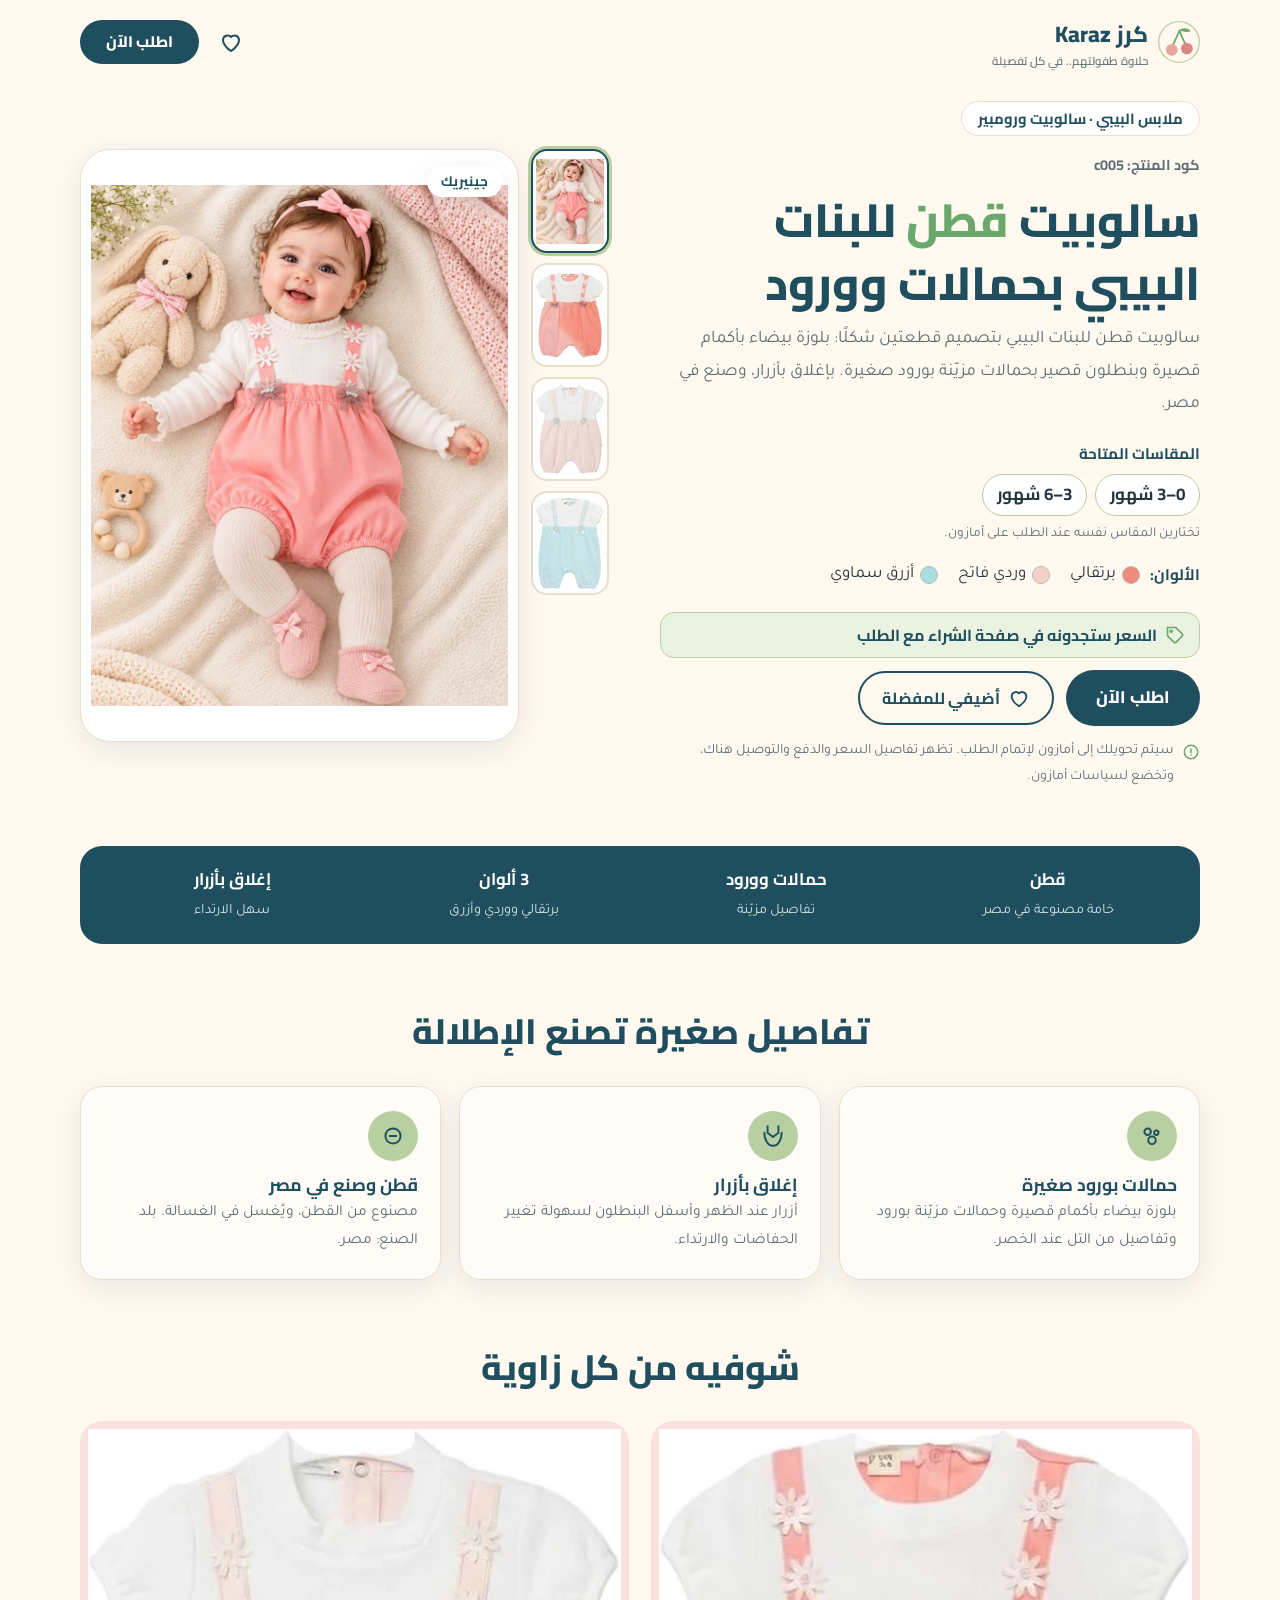
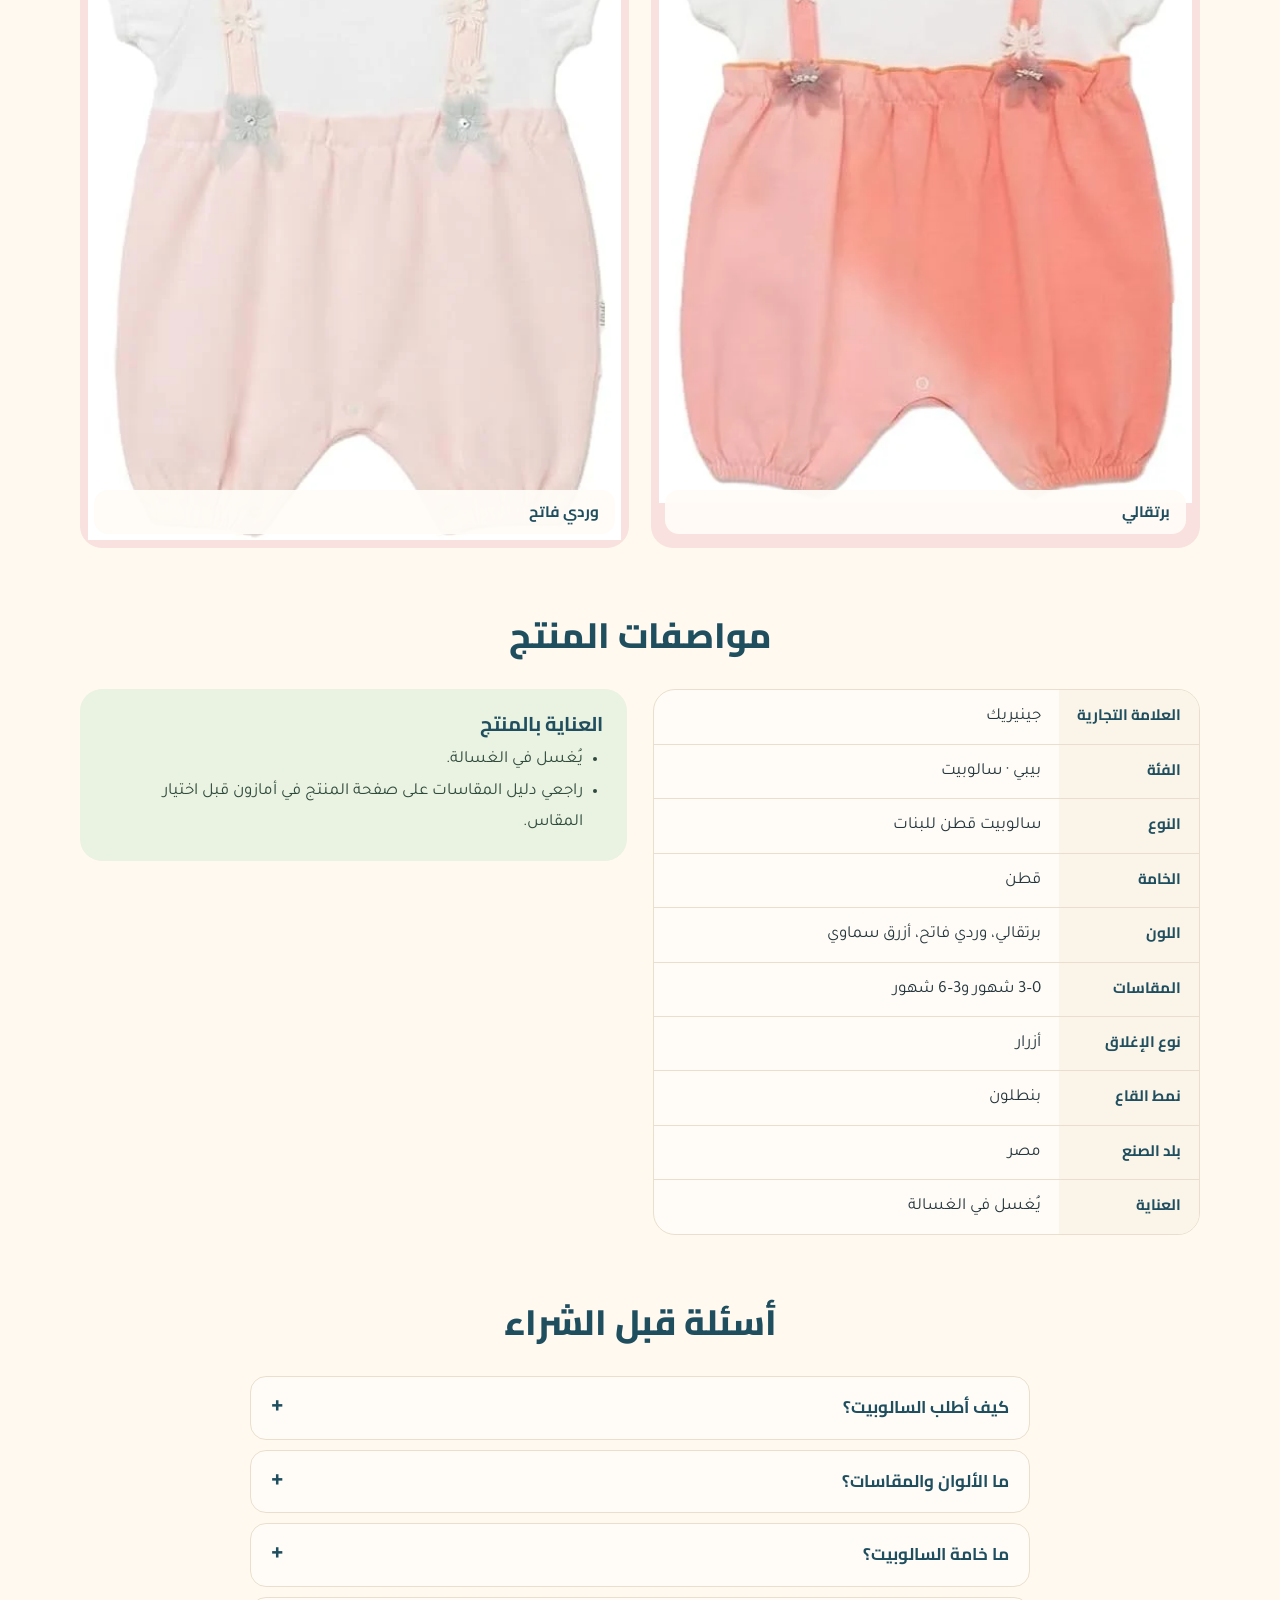
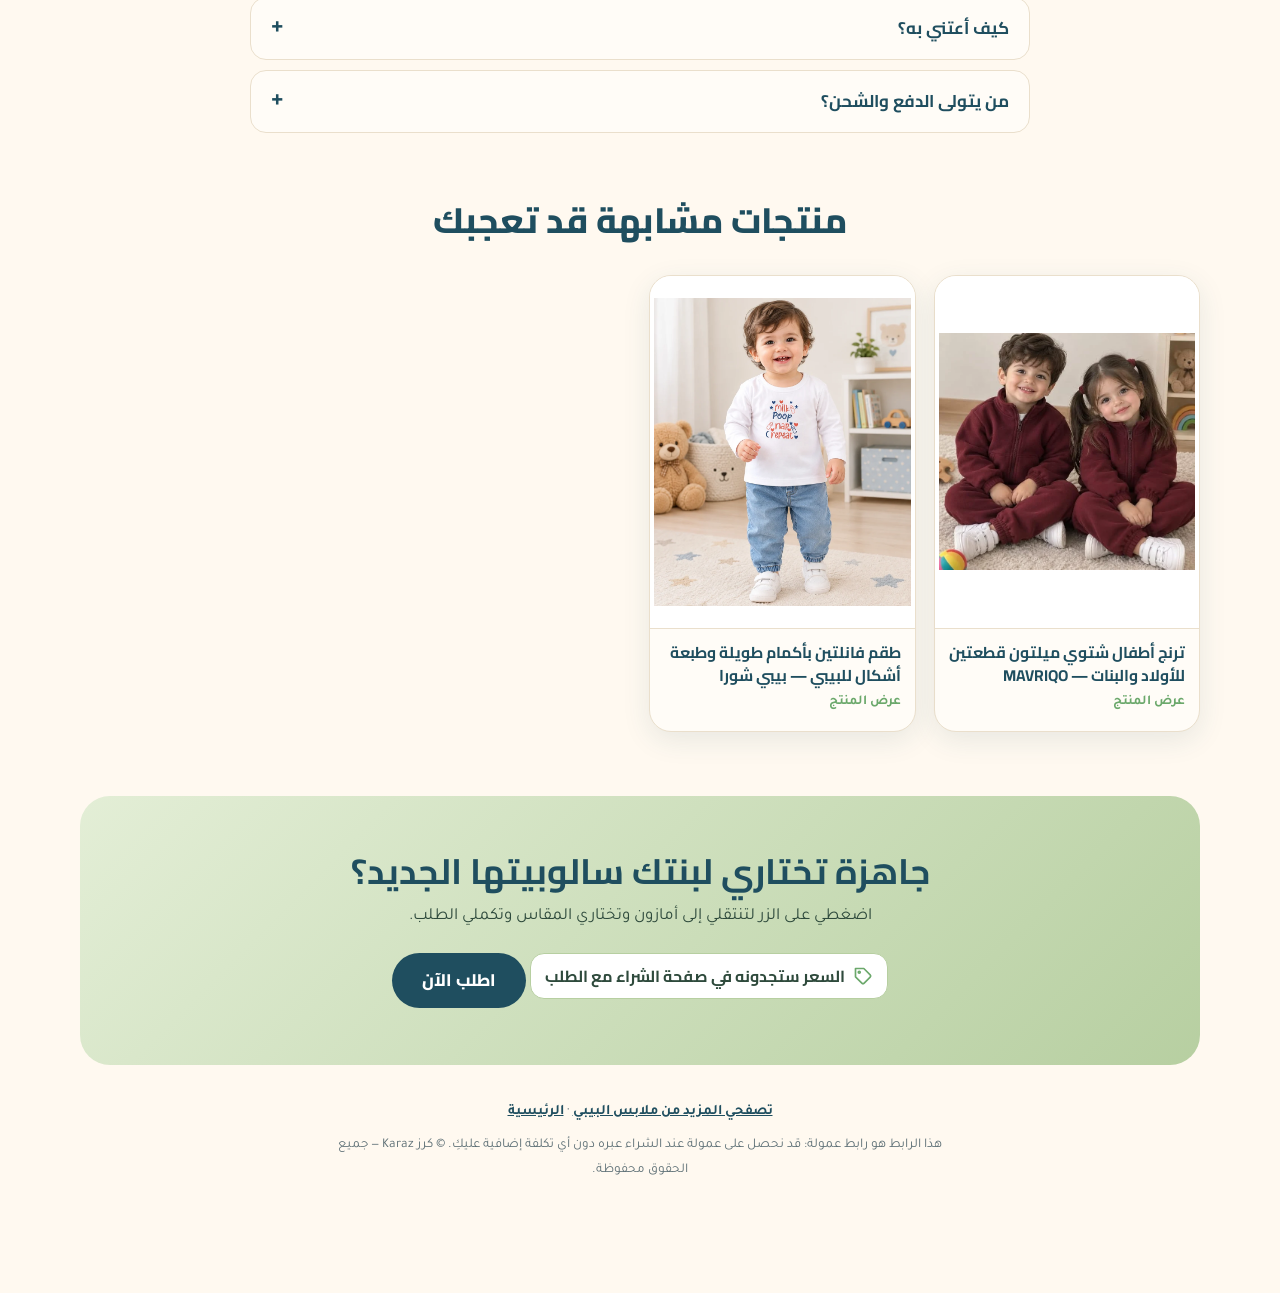
<file: products/baby/cotton-baby-girl-romper-1402.html>
<!DOCTYPE html>
<html lang="ar" dir="rtl">
<head>
<meta charset="UTF-8">
<meta name="viewport" content="width=device-width, initial-scale=1">
<title>سالوبيت قطن للبنات البيبي | كرز</title>
<meta name="description" content="سالوبيت قطن للبنات البيبي بحمالات وورود، بثلاثة ألوان ومقاسات من 0 إلى 6 شهور، بإغلاق أزرار وصنع في مصر. اطلبيه الآن من أمازون.">
<meta name="theme-color" content="#1F4E5F">
<link rel="preconnect" href="https://fonts.googleapis.com">
<link rel="preconnect" href="https://fonts.gstatic.com" crossorigin>
<link href="https://fonts.googleapis.com/css2?family=Cairo:wght@600;700;800&family=Tajawal:wght@400;500;700&display=swap" rel="stylesheet">
<link rel="icon" type="image/svg+xml" href="../../favicon.svg"><link rel="icon" type="image/png" sizes="32x32" href="../../favicon-32.png"><link rel="apple-touch-icon" href="../../apple-touch-icon.png"><link rel="canonical" href="https://karazkid.vercel.app/products/baby/cotton-baby-girl-romper-1402.html">
<meta property="og:type" content="product">
<meta property="og:locale" content="ar_EG">
<meta property="og:site_name" content="كرز Karaz">
<meta property="og:title" content="سالوبيت قطن للبنات البيبي | كرز">
<meta property="og:description" content="سالوبيت قطن للبنات البيبي بحمالات وورود، بثلاثة ألوان ومقاسات من 0 إلى 6 شهور، بإغلاق أزرار وصنع في مصر. اطلبيه الآن من أمازون.">
<meta property="og:url" content="https://karazkid.vercel.app/products/baby/cotton-baby-girl-romper-1402.html">
<meta property="og:image" content="https://karazkid.vercel.app/images/cotton-baby-girl-romper-1402/1-a12535fb.webp">
<meta name="twitter:card" content="summary_large_image">
<script type="application/ld+json">{"@context": "https://schema.org", "@type": "Product", "name": "سالوبيت قطن للبنات البيبي 1402", "image": ["https://karazkid.vercel.app/images/cotton-baby-girl-romper-1402/1-a12535fb.webp", "https://karazkid.vercel.app/images/cotton-baby-girl-romper-1402/2-50ac0d46.webp", "https://karazkid.vercel.app/images/cotton-baby-girl-romper-1402/3-47fceb9a.webp", "https://karazkid.vercel.app/images/cotton-baby-girl-romper-1402/4-25b7856e.webp"], "description": "سالوبيت قطن للبنات البيبي بتصميم قطعتين شكلًا: بلوزة بيضاء بأكمام قصيرة وبنطلون قصير بحمالات مزيّنة بورود صغيرة. بإغلاق بأزرار، وصنع في مصر.", "category": "ملابس البيبي", "url": "https://karazkid.vercel.app/products/baby/cotton-baby-girl-romper-1402.html", "sku": "c005", "brand": {"@type": "Brand", "name": "جينيريك"}, "material": "قطن"}</script>
<link rel="stylesheet" href="../../assets/landing.css">
</head>
<body>
<div class="wrap">
  <header class="top">
    <a class="brand" href="../../index.html" aria-label="كرز Karaz — الصفحة الرئيسية">
      <svg viewBox="0 0 64 64" aria-hidden="true"><circle cx="32" cy="32" r="31" fill="#FFF9F0" stroke="#B7CFA1" stroke-width="2"/><path d="M33 14c-3 8-8 16-11 25M33 14c2 8 6 16 11 25" stroke="#6BA86B" stroke-width="2.6" fill="none" stroke-linecap="round"/><path d="M33 14c6-5 14-3 17 2-6 1-12 1-17-2z" fill="#6BA86B"/><circle cx="21" cy="44" r="9" fill="#E9A6A0"/><circle cx="44" cy="42" r="9" fill="#d98981"/></svg>
      <span>كرز Karaz<small>حلاوة طفولتهم.. في كل تفصيلة</small></span></a>
    <div class="top-tools">
      <a class="hicon" href="../../index.html#/favorites" aria-label="المفضلة"><svg viewBox="0 0 24 24" fill="none" stroke="currentColor" stroke-width="2" stroke-linejoin="round" aria-hidden="true"><path d="M12 21s-8-5.2-8-11a4.6 4.6 0 0 1 8-3 4.6 4.6 0 0 1 8 3c0 5.8-8 11-8 11z"/></svg><span class="hbadge" id="favBadge" hidden>0</span></a>
      <a class="btn buy" href="https://link.amazon/B01DSuPEH" target="_blank" rel="sponsored noopener noreferrer">اطلب الآن</a>
    </div>
  </header>

  <main>
  <section class="hero" aria-labelledby="t">
    <div>
      <span class="eyebrow">ملابس البيبي · سالوبيت ورومبير</span>
      <span class="pcode">كود المنتج: c005</span>
      
      <h1 id="t">سالوبيت <em>قطن</em> للبنات البيبي بحمالات وورود</h1>
      <p class="lead">سالوبيت قطن للبنات البيبي بتصميم قطعتين شكلًا: بلوزة بيضاء بأكمام قصيرة وبنطلون قصير بحمالات مزيّنة بورود صغيرة. بإغلاق بأزرار، وصنع في مصر.</p>
      <div class="sizes"><b>المقاسات المتاحة</b><div class="chips"><span class="chip">0–3 شهور</span><span class="chip">3–6 شهور</span></div><small class="hint">تختارين المقاس نفسه عند الطلب على أمازون.</small></div>
      <div class="colors"><b>الألوان:</b><span class="cl"><span class="sw" style="background:#F08C7C" aria-hidden="true"></span><span>برتقالي</span></span><span class="cl"><span class="sw" style="background:#F4CFC8" aria-hidden="true"></span><span>وردي فاتح</span></span><span class="cl"><span class="sw" style="background:#A9DDE0" aria-hidden="true"></span><span>أزرق سماوي</span></span></div>
      <p class="pricenote"><svg viewBox="0 0 24 24" fill="none" stroke="currentColor" stroke-width="2" stroke-linecap="round" stroke-linejoin="round" aria-hidden="true"><path d="M20.6 13.4l-7.2 7.2a2 2 0 0 1-2.8 0L3 13V3h10l7.6 7.6a2 2 0 0 1 0 2.8z"/><circle cx="7.5" cy="7.5" r="1.2"/></svg><span>السعر ستجدونه في صفحة الشراء مع الطلب</span></p>
      <div class="cta-row">
        <a class="btn buy" href="https://link.amazon/B01DSuPEH" target="_blank" rel="sponsored noopener noreferrer">اطلب الآن</a>
        <button class="favbtn" id="favBtn" type="button" aria-pressed="false"><svg viewBox="0 0 24 24" fill="none" stroke="currentColor" stroke-width="2" stroke-linejoin="round" aria-hidden="true"><path d="M12 21s-8-5.2-8-11a4.6 4.6 0 0 1 8-3 4.6 4.6 0 0 1 8 3c0 5.8-8 11-8 11z"/></svg><span>أضيفي للمفضلة</span></button>
      </div>
      <p class="note"><svg viewBox="0 0 24 24" fill="none" stroke="currentColor" stroke-width="2" stroke-linecap="round" stroke-linejoin="round" aria-hidden="true"><circle cx="12" cy="12" r="9"/><path d="M12 8v5M12 16h.01"/></svg><span>سيتم تحويلك إلى أمازون لإتمام الطلب. تظهر تفاصيل السعر والدفع والتوصيل هناك، وتخضع لسياسات أمازون.</span></p>
    </div>
    <div class="gal">
      <div class="thumbs" aria-label="صور المنتج"><button type="button" data-src="../../images/cotton-baby-girl-romper-1402/1-a12535fb.webp" data-alt="طفلة صغيرة ترتدي سالوبيت وردي بحمالات مزيّنة بورود مع بلوزة بيضاء" aria-current="true" aria-label="صورة 1"><img src="../../images/cotton-baby-girl-romper-1402/1-a12535fb.webp" alt=""></button><button type="button" data-src="../../images/cotton-baby-girl-romper-1402/2-50ac0d46.webp" data-alt="سالوبيت قطن برتقالي مرجاني بحمالات وورود وبلوزة بيضاء"  aria-label="صورة 2"><img src="../../images/cotton-baby-girl-romper-1402/2-50ac0d46.webp" alt=""></button><button type="button" data-src="../../images/cotton-baby-girl-romper-1402/3-47fceb9a.webp" data-alt="سالوبيت قطن وردي فاتح بحمالات وورود وبلوزة بيضاء"  aria-label="صورة 3"><img src="../../images/cotton-baby-girl-romper-1402/3-47fceb9a.webp" alt=""></button><button type="button" data-src="../../images/cotton-baby-girl-romper-1402/4-25b7856e.webp" data-alt="سالوبيت قطن أزرق سماوي بحمالات وورود وبلوزة بيضاء"  aria-label="صورة 4"><img src="../../images/cotton-baby-girl-romper-1402/4-25b7856e.webp" alt=""></button></div>
      <div class="stage"><span class="tag">جينيريك</span>
        <img id="stageImg" fetchpriority="high" decoding="async" src="../../images/cotton-baby-girl-romper-1402/1-a12535fb.webp" alt="طفلة صغيرة ترتدي سالوبيت وردي بحمالات مزيّنة بورود مع بلوزة بيضاء" width="880" height="1100"></div>
    </div>
  </section>
  <div class="band" role="list"><div role="listitem"><b>قطن</b><span>خامة مصنوعة في مصر</span></div><div role="listitem"><b>حمالات وورود</b><span>تفاصيل مزيّنة</span></div><div role="listitem"><b>3 ألوان</b><span>برتقالي ووردي وأزرق</span></div><div role="listitem"><b>إغلاق بأزرار</b><span>سهل الارتداء</span></div></div>
  <section class="blk" id="details"><div class="head"><h2>تفاصيل صغيرة تصنع الإطلالة</h2></div><div class="feat"><article class="f"><div class="ic"><svg viewBox="0 0 24 24" fill="none" stroke="currentColor" stroke-width="1.8" stroke-linecap="round" stroke-linejoin="round" aria-hidden="true"><circle cx="8" cy="8" r="3"/><circle cx="16" cy="9" r="2"/><circle cx="12" cy="16" r="3.5"/></svg></div><h3>حمالات بورود صغيرة</h3><p>بلوزة بيضاء بأكمام قصيرة وحمالات مزيّنة بورود وتفاصيل من التل عند الخصر.</p></article><article class="f"><div class="ic"><svg viewBox="0 0 24 24" fill="none" stroke="currentColor" stroke-width="1.8" stroke-linecap="round" stroke-linejoin="round" aria-hidden="true"><path d="M7 3v6l5 4 5-4V3"/><path d="M4 9c0 6 3 12 8 12s8-6 8-12"/></svg></div><h3>إغلاق بأزرار</h3><p>أزرار عند الظهر وأسفل البنطلون لسهولة تغيير الحفاضات والارتداء.</p></article><article class="f"><div class="ic"><svg viewBox="0 0 24 24" fill="none" stroke="currentColor" stroke-width="1.8" stroke-linecap="round" stroke-linejoin="round" aria-hidden="true"><path d="M5 12c0-4 3-7 7-7s7 3 7 7-3 7-7 7-7-3-7-7z"/><path d="M9 12h6"/></svg></div><h3>قطن وصنع في مصر</h3><p>مصنوع من القطن، ويُغسل في الغسالة. بلد الصنع: مصر.</p></article></div></section>
  <section class="blk"><div class="head"><h2>شوفيه من كل زاوية</h2></div><div class="show"><figure class="shot contain"><img src="../../images/cotton-baby-girl-romper-1402/2-50ac0d46.webp" alt="سالوبيت قطن برتقالي مرجاني بحمالات وورود وبلوزة بيضاء" loading="lazy" style="object-position:top"><figcaption>برتقالي</figcaption></figure><figure class="shot contain"><img src="../../images/cotton-baby-girl-romper-1402/3-47fceb9a.webp" alt="سالوبيت قطن وردي فاتح بحمالات وورود وبلوزة بيضاء" loading="lazy" style="object-position:top"><figcaption>وردي فاتح</figcaption></figure></div></section>
  <section class="blk"><div class="head"><h2>مواصفات المنتج</h2></div><div class="specwrap"><div class="spec"><dl><dt>العلامة التجارية</dt><dd>جينيريك</dd><dt>الفئة</dt><dd>بيبي · سالوبيت</dd><dt>النوع</dt><dd>سالوبيت قطن للبنات</dd><dt>الخامة</dt><dd>قطن</dd><dt>اللون</dt><dd>برتقالي، وردي فاتح، أزرق سماوي</dd><dt>المقاسات</dt><dd>0–3 شهور و3–6 شهور</dd><dt>نوع الإغلاق</dt><dd>أزرار</dd><dt>نمط القاع</dt><dd>بنطلون</dd><dt>بلد الصنع</dt><dd>مصر</dd><dt>العناية</dt><dd>يُغسل في الغسالة</dd></dl></div><div class="care"><h3>العناية بالمنتج</h3><ul><li>يُغسل في الغسالة.</li><li>راجعي دليل المقاسات على صفحة المنتج في أمازون قبل اختيار المقاس.</li></ul></div></div></section>
  
  <section class="blk"><div class="head"><h2>أسئلة قبل الشراء</h2></div><div class="faq"><details><summary>كيف أطلب السالوبيت؟</summary><p>اضغطي على زر «اطلب الآن» وسيفتح لك المنتج هناك، وتختارين اللون والمقاس وتكملين الطلب. كرز لا يستقبل الطلبات مباشرة.</p></details><details><summary>ما الألوان والمقاسات؟</summary><p>الألوان: برتقالي ووردي فاتح وأزرق سماوي. المقاسات المعروضة وقت إعداد الصفحة: 0–3 و3–6 شهور، والتوفر يختلف بحسب اللون، فتأكدي منه على أمازون.</p></details><details><summary>ما خامة السالوبيت؟</summary><p>قطن، وبلد الصنع مصر.</p></details><details><summary>كيف أعتني به؟</summary><p>يُغسل في الغسالة بحسب تعليمات العناية في مواصفات المنتج.</p></details><details><summary>من يتولى الدفع والشحن؟</summary><p>عملية الدفع والشحن تتم على أمازون وفق سياساتها. كرز يعرض المنتج ويحوّلك إلى صفحته الصحيحة هناك.</p></details></div></section>
  <section class="blk" id="similar" hidden><div class="head"><h2>منتجات مشابهة قد تعجبك</h2></div><div class="sim" id="simGrid"></div></section>
  <section class="final">
    <h2>جاهزة تختاري لبنتك سالوبيتها الجديد؟</h2>
    <p>اضغطي على الزر لتنتقلي إلى أمازون وتختاري المقاس وتكملي الطلب.</p>
    <p class="pricenote"><svg viewBox="0 0 24 24" fill="none" stroke="currentColor" stroke-width="2" stroke-linecap="round" stroke-linejoin="round" aria-hidden="true"><path d="M20.6 13.4l-7.2 7.2a2 2 0 0 1-2.8 0L3 13V3h10l7.6 7.6a2 2 0 0 1 0 2.8z"/><circle cx="7.5" cy="7.5" r="1.2"/></svg><span>السعر ستجدونه في صفحة الشراء مع الطلب</span></p>
    <a class="btn buy" href="https://link.amazon/B01DSuPEH" target="_blank" rel="sponsored noopener noreferrer">اطلب الآن</a>
  </section>
  </main>

  <footer>
    <p><a href="../../index.html#/shop?cat=baby">تصفحي المزيد من ملابس البيبي</a> · <a href="../../index.html">الرئيسية</a></p>
    <p class="disc">هذا الرابط هو رابط عمولة: قد نحصل على عمولة عند الشراء عبره دون أي تكلفة إضافية عليكِ. © كرز Karaz — جميع الحقوق محفوظة.</p>
  </footer>
</div>

<div class="sticky"><p class="pricenote"><svg viewBox="0 0 24 24" fill="none" stroke="currentColor" stroke-width="2" stroke-linecap="round" stroke-linejoin="round" aria-hidden="true"><path d="M20.6 13.4l-7.2 7.2a2 2 0 0 1-2.8 0L3 13V3h10l7.6 7.6a2 2 0 0 1 0 2.8z"/><circle cx="7.5" cy="7.5" r="1.2"/></svg><span>السعر ستجدونه في صفحة الشراء مع الطلب</span></p><a class="btn buy" href="https://link.amazon/B01DSuPEH" target="_blank" rel="sponsored noopener noreferrer">اطلب الآن</a></div>
<div class="toast" id="toast" role="status" aria-live="polite"></div>

<!-- بيانات المنتج: يقرأها الموقع تلقائيًا لعرض المنتج في قسمه. لا تحذفي هذا الجزء. -->
<script type="application/json" id="product">
{
  "id": "cotton-baby-girl-romper-1402",
  "code": "c005",
  "name": "سالوبيت قطن للبنات البيبي 1402",
  "category": "baby",
  "sub": "سالوبيت ورومبير",
  "type": "سالوبيت",
  "ages": [
    "0-12m"
  ],
  "sizes": [
    "0–3 شهور",
    "3–6 شهور"
  ],
  "colors": [
    "برتقالي",
    "وردي فاتح",
    "أزرق سماوي"
  ],
  "price": null,
  "oldPrice": null,
  "images": [
    "images/cotton-baby-girl-romper-1402/1-a12535fb.webp",
    "images/cotton-baby-girl-romper-1402/2-50ac0d46.webp",
    "images/cotton-baby-girl-romper-1402/3-47fceb9a.webp",
    "images/cotton-baby-girl-romper-1402/4-25b7856e.webp"
  ],
  "description": "سالوبيت قطن للبنات البيبي بتصميم قطعتين شكلًا: بلوزة بيضاء بأكمام قصيرة وبنطلون قصير بحمالات مزيّنة بورود صغيرة. بإغلاق بأزرار، وصنع في مصر.",
  "material": "قطن",
  "buyType": "affiliate",
  "buyUrl": "https://link.amazon/B01DSuPEH",
  "createdAt": "2026-10-31",
  "featured": false,
  "set": false,
  "season": "",
  "hidden": false
}
</script>
<script src="../../products/products.js"></script>
<script src="../../assets/landing.js"></script>
<script src="../../assets/totop.js" defer></script>
</body>
</html>
</file>
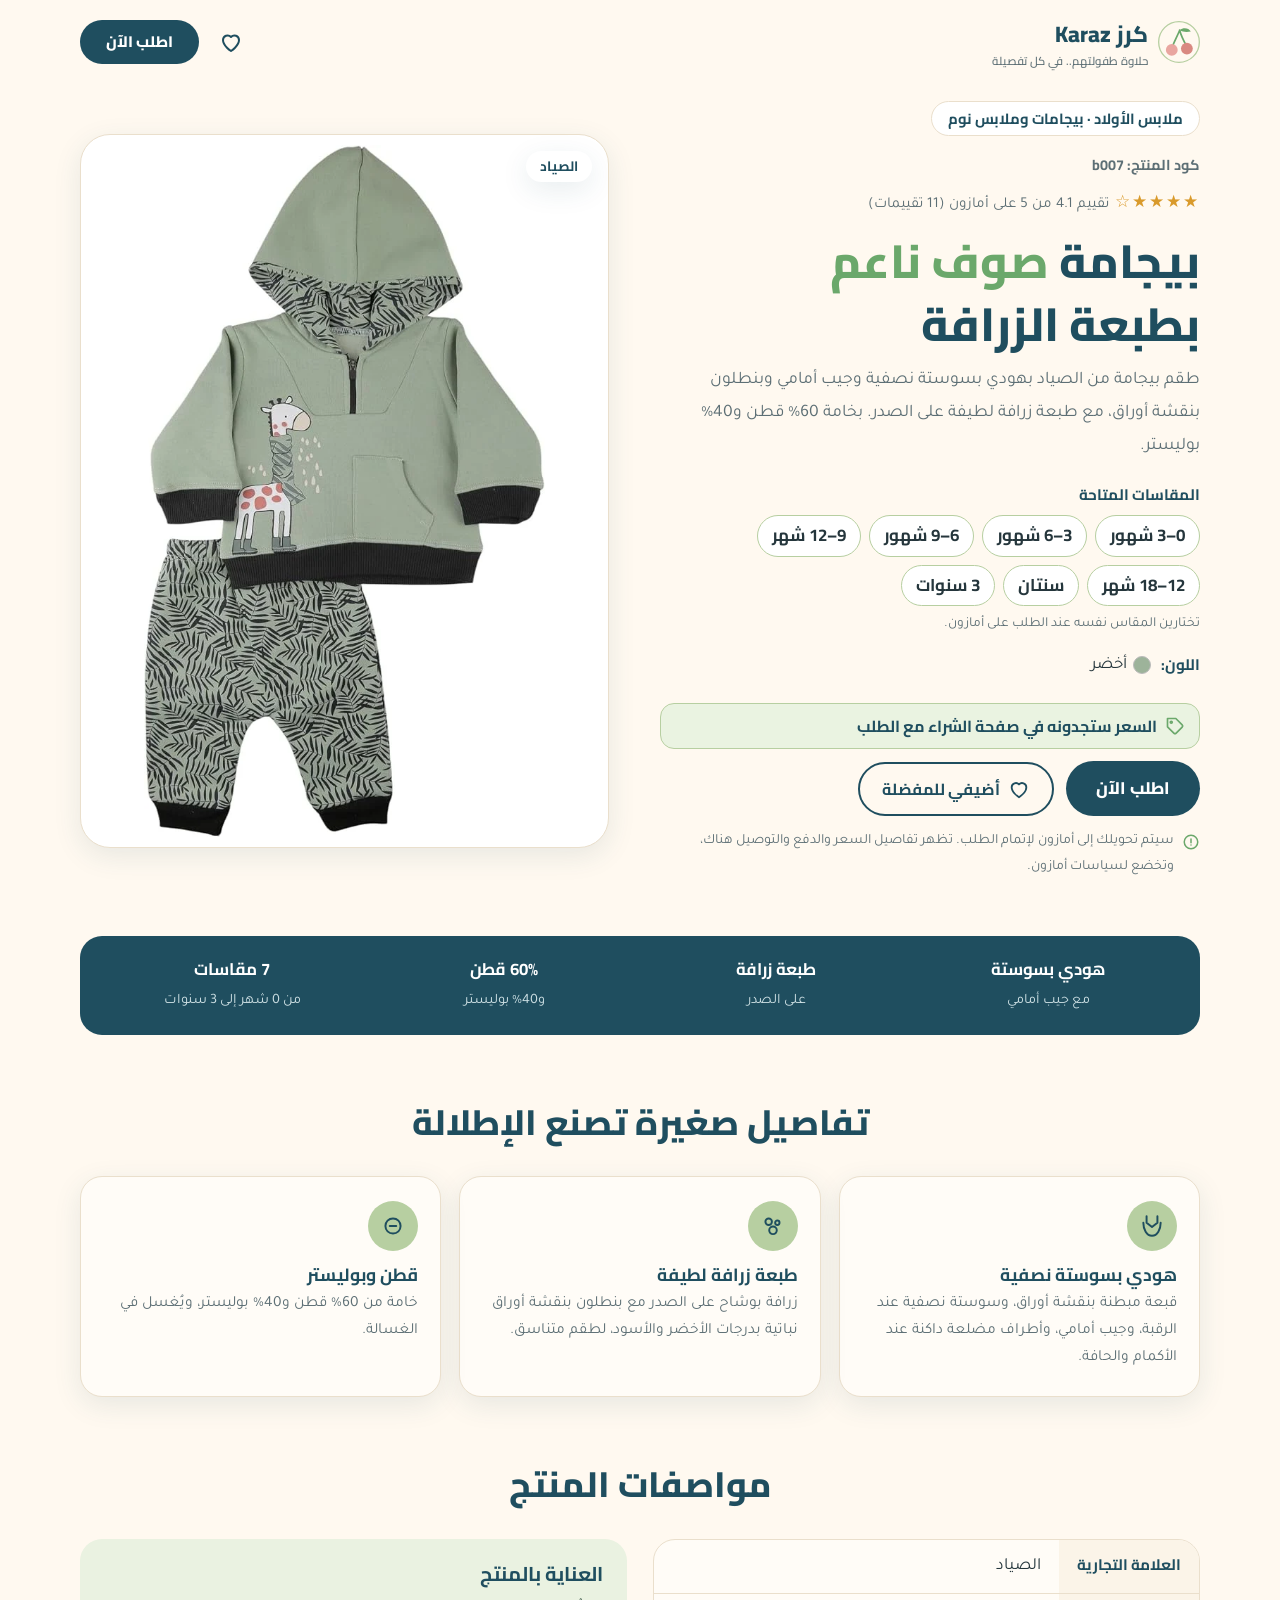
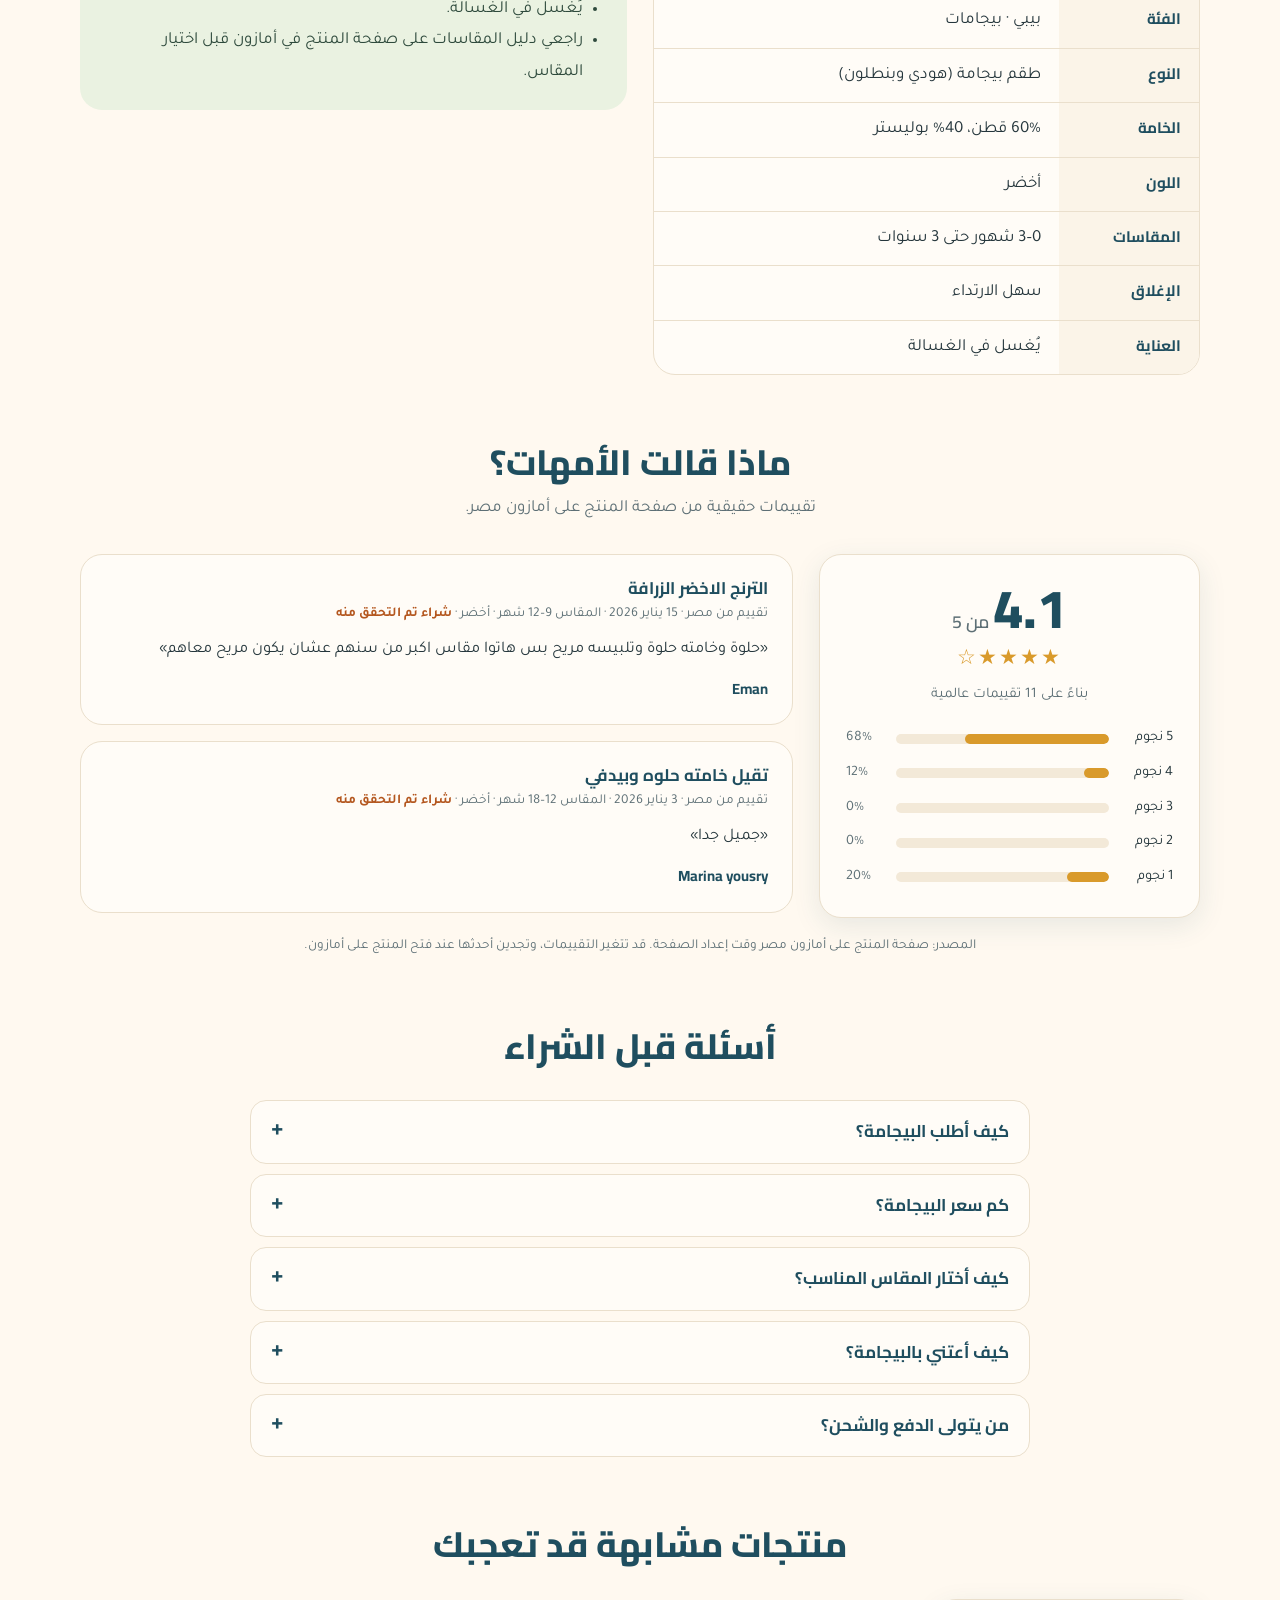
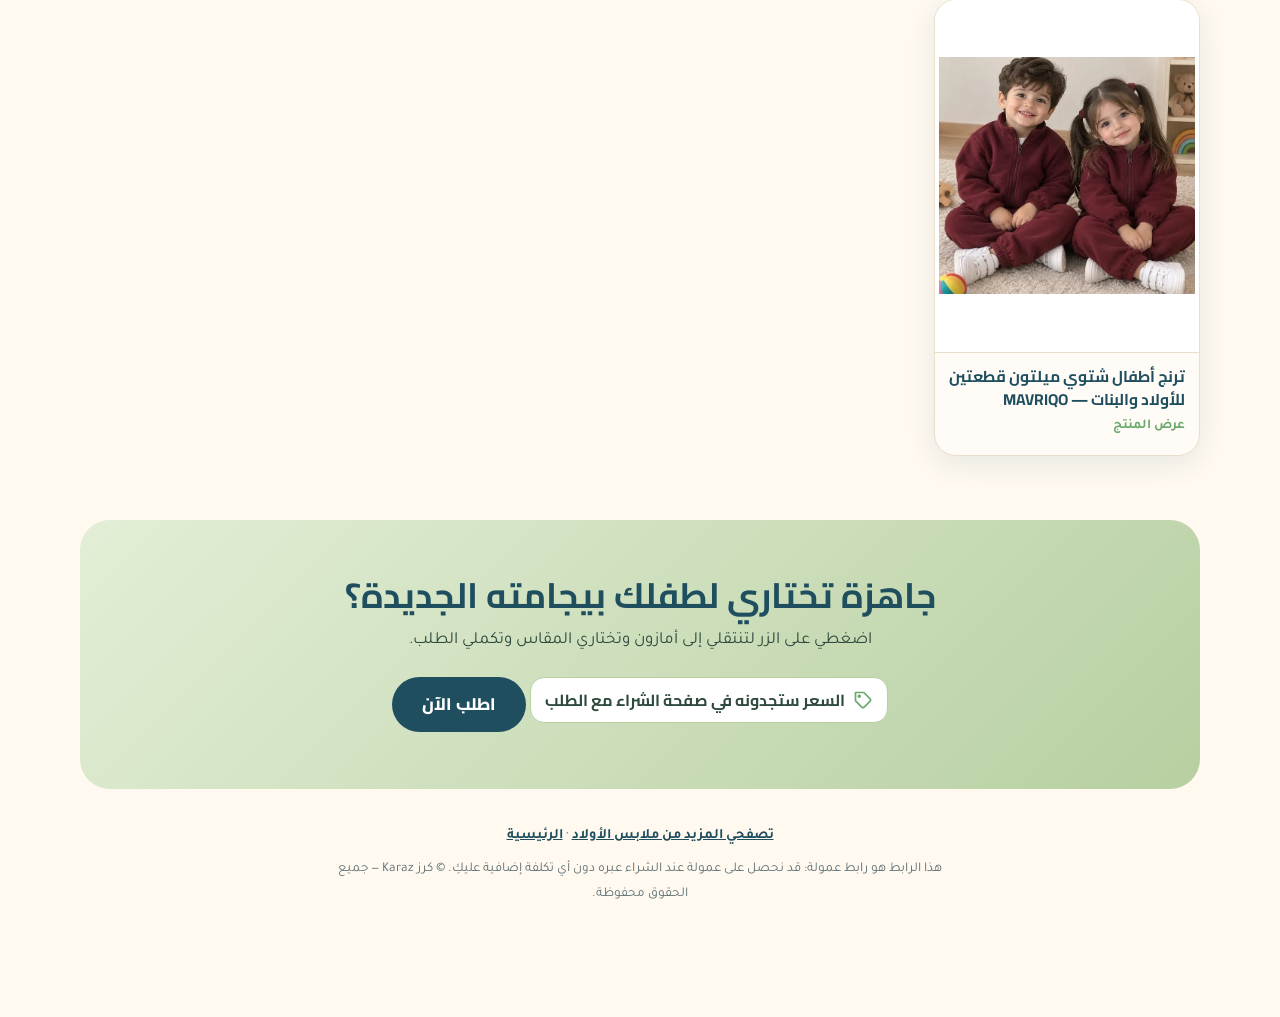
<file: products/boys/alsayad-giraffe-fleece-set.html>
<!DOCTYPE html>
<html lang="ar" dir="rtl">
<head>
<meta charset="UTF-8">
<meta name="viewport" content="width=device-width, initial-scale=1">
<title>بيجامة صوف بطبعة الزرافة | كرز</title>
<meta name="description" content="بيجامة صوف ناعم بطبعة الزرافة من الصياد، بهودي وبنطلون بنقشة أوراق. مقاسات من 0 شهر حتى 3 سنوات. اطلبيها الآن.">
<meta name="theme-color" content="#1F4E5F">
<link rel="preconnect" href="https://fonts.googleapis.com">
<link rel="preconnect" href="https://fonts.gstatic.com" crossorigin>
<link href="https://fonts.googleapis.com/css2?family=Cairo:wght@600;700;800&family=Tajawal:wght@400;500;700&display=swap" rel="stylesheet">
<link rel="icon" type="image/svg+xml" href="../../favicon.svg"><link rel="icon" type="image/png" sizes="32x32" href="../../favicon-32.png"><link rel="apple-touch-icon" href="../../apple-touch-icon.png"><link rel="canonical" href="https://karazkid.vercel.app/products/boys/alsayad-giraffe-fleece-set.html">
<meta property="og:type" content="product">
<meta property="og:locale" content="ar_EG">
<meta property="og:site_name" content="كرز Karaz">
<meta property="og:title" content="بيجامة صوف بطبعة الزرافة | كرز">
<meta property="og:description" content="بيجامة صوف ناعم بطبعة الزرافة من الصياد، بهودي وبنطلون بنقشة أوراق. مقاسات من 0 شهر حتى 3 سنوات. اطلبيها الآن.">
<meta property="og:url" content="https://karazkid.vercel.app/products/boys/alsayad-giraffe-fleece-set.html">
<meta property="og:image" content="https://karazkid.vercel.app/images/alsayad-giraffe-fleece-set/1.webp">
<meta name="twitter:card" content="summary_large_image">
<script type="application/ld+json">{"@context": "https://schema.org", "@type": "Product", "name": "بيجامة صوف ناعم بطبعة الزرافة للأولاد — الصياد", "image": ["https://karazkid.vercel.app/images/alsayad-giraffe-fleece-set/1.webp"], "description": "طقم بيجامة من الصياد بهودي بسوستة نصفية وجيب أمامي وبنطلون بنقشة أوراق، مع طبعة زرافة لطيفة على الصدر. بخامة 60% قطن و40% بوليستر.", "category": "ملابس الأولاد", "url": "https://karazkid.vercel.app/products/boys/alsayad-giraffe-fleece-set.html", "sku": "b007", "brand": {"@type": "Brand", "name": "الصياد"}, "material": "60% قطن، 40% بوليستر"}</script>
<link rel="stylesheet" href="../../assets/landing.css">
</head>
<body>
<div class="wrap">
  <header class="top">
    <a class="brand" href="../../index.html" aria-label="كرز Karaz — الصفحة الرئيسية">
      <svg viewBox="0 0 64 64" aria-hidden="true"><circle cx="32" cy="32" r="31" fill="#FFF9F0" stroke="#B7CFA1" stroke-width="2"/><path d="M33 14c-3 8-8 16-11 25M33 14c2 8 6 16 11 25" stroke="#6BA86B" stroke-width="2.6" fill="none" stroke-linecap="round"/><path d="M33 14c6-5 14-3 17 2-6 1-12 1-17-2z" fill="#6BA86B"/><circle cx="21" cy="44" r="9" fill="#E9A6A0"/><circle cx="44" cy="42" r="9" fill="#d98981"/></svg>
      <span>كرز Karaz<small>حلاوة طفولتهم.. في كل تفصيلة</small></span></a>
    <div class="top-tools">
      <a class="hicon" href="../../index.html#/favorites" aria-label="المفضلة"><svg viewBox="0 0 24 24" fill="none" stroke="currentColor" stroke-width="2" stroke-linejoin="round" aria-hidden="true"><path d="M12 21s-8-5.2-8-11a4.6 4.6 0 0 1 8-3 4.6 4.6 0 0 1 8 3c0 5.8-8 11-8 11z"/></svg><span class="hbadge" id="favBadge" hidden>0</span></a>
      <a class="btn buy" href="https://link.amazon/B0dvgXfFg" target="_blank" rel="sponsored noopener noreferrer">اطلب الآن</a>
    </div>
  </header>

  <main>
  <section class="hero" aria-labelledby="t">
    <div>
      <span class="eyebrow">ملابس الأولاد · بيجامات وملابس نوم</span>
      <span class="pcode">كود المنتج: b007</span>
      <div class="rate"><span class="stars" aria-hidden="true">★★★★☆</span><span>تقييم 4.1 من 5 على أمازون (11 تقييمات)</span></div>
      <h1 id="t">بيجامة <em>صوف ناعم</em> بطبعة الزرافة</h1>
      <p class="lead">طقم بيجامة من الصياد بهودي بسوستة نصفية وجيب أمامي وبنطلون بنقشة أوراق، مع طبعة زرافة لطيفة على الصدر. بخامة 60% قطن و40% بوليستر.</p>
      <div class="sizes"><b>المقاسات المتاحة</b><div class="chips"><span class="chip">0–3 شهور</span><span class="chip">3–6 شهور</span><span class="chip">6–9 شهور</span><span class="chip">9–12 شهر</span><span class="chip">12–18 شهر</span><span class="chip">سنتان</span><span class="chip">3 سنوات</span></div><small class="hint">تختارين المقاس نفسه عند الطلب على أمازون.</small></div>
      <div class="colors"><b>اللون:</b><span class="cl"><span class="sw" style="background:#9DB39A" aria-hidden="true"></span><span>أخضر</span></span></div>
      <p class="pricenote"><svg viewBox="0 0 24 24" fill="none" stroke="currentColor" stroke-width="2" stroke-linecap="round" stroke-linejoin="round" aria-hidden="true"><path d="M20.6 13.4l-7.2 7.2a2 2 0 0 1-2.8 0L3 13V3h10l7.6 7.6a2 2 0 0 1 0 2.8z"/><circle cx="7.5" cy="7.5" r="1.2"/></svg><span>السعر ستجدونه في صفحة الشراء مع الطلب</span></p>
      <div class="cta-row">
        <a class="btn buy" href="https://link.amazon/B0dvgXfFg" target="_blank" rel="sponsored noopener noreferrer">اطلب الآن</a>
        <button class="favbtn" id="favBtn" type="button" aria-pressed="false"><svg viewBox="0 0 24 24" fill="none" stroke="currentColor" stroke-width="2" stroke-linejoin="round" aria-hidden="true"><path d="M12 21s-8-5.2-8-11a4.6 4.6 0 0 1 8-3 4.6 4.6 0 0 1 8 3c0 5.8-8 11-8 11z"/></svg><span>أضيفي للمفضلة</span></button>
      </div>
      <p class="note"><svg viewBox="0 0 24 24" fill="none" stroke="currentColor" stroke-width="2" stroke-linecap="round" stroke-linejoin="round" aria-hidden="true"><circle cx="12" cy="12" r="9"/><path d="M12 8v5M12 16h.01"/></svg><span>سيتم تحويلك إلى أمازون لإتمام الطلب. تظهر تفاصيل السعر والدفع والتوصيل هناك، وتخضع لسياسات أمازون.</span></p>
    </div>
    <div class="gal single">
      
      <div class="stage"><span class="tag">الصياد</span>
        <img id="stageImg" fetchpriority="high" decoding="async" src="../../images/alsayad-giraffe-fleece-set/1.webp" alt="بيجامة صوف أخضر بهودي بسوستة نصفية وطبعة زرافة وبنطلون بنقشة أوراق" width="569" height="984"></div>
    </div>
  </section>
  <div class="band" role="list"><div role="listitem"><b>هودي بسوستة</b><span>مع جيب أمامي</span></div><div role="listitem"><b>طبعة زرافة</b><span>على الصدر</span></div><div role="listitem"><b>60% قطن</b><span>و40% بوليستر</span></div><div role="listitem"><b>7 مقاسات</b><span>من 0 شهر إلى 3 سنوات</span></div></div>
  <section class="blk" id="details"><div class="head"><h2>تفاصيل صغيرة تصنع الإطلالة</h2></div><div class="feat"><article class="f"><div class="ic"><svg viewBox="0 0 24 24" fill="none" stroke="currentColor" stroke-width="1.8" stroke-linecap="round" stroke-linejoin="round" aria-hidden="true"><path d="M7 3v6l5 4 5-4V3"/><path d="M4 9c0 6 3 12 8 12s8-6 8-12"/></svg></div><h3>هودي بسوستة نصفية</h3><p>قبعة مبطنة بنقشة أوراق، وسوستة نصفية عند الرقبة، وجيب أمامي، وأطراف مضلعة داكنة عند الأكمام والحافة.</p></article><article class="f"><div class="ic"><svg viewBox="0 0 24 24" fill="none" stroke="currentColor" stroke-width="1.8" stroke-linecap="round" stroke-linejoin="round" aria-hidden="true"><circle cx="8" cy="8" r="3"/><circle cx="16" cy="9" r="2"/><circle cx="12" cy="16" r="3.5"/></svg></div><h3>طبعة زرافة لطيفة</h3><p>زرافة بوشاح على الصدر مع بنطلون بنقشة أوراق نباتية بدرجات الأخضر والأسود، لطقم متناسق.</p></article><article class="f"><div class="ic"><svg viewBox="0 0 24 24" fill="none" stroke="currentColor" stroke-width="1.8" stroke-linecap="round" stroke-linejoin="round" aria-hidden="true"><path d="M5 12c0-4 3-7 7-7s7 3 7 7-3 7-7 7-7-3-7-7z"/><path d="M9 12h6"/></svg></div><h3>قطن وبوليستر</h3><p>خامة من 60% قطن و40% بوليستر، ويُغسل في الغسالة.</p></article></div></section>
  
  <section class="blk"><div class="head"><h2>مواصفات المنتج</h2></div><div class="specwrap"><div class="spec"><dl><dt>العلامة التجارية</dt><dd>الصياد</dd><dt>الفئة</dt><dd>بيبي · بيجامات</dd><dt>النوع</dt><dd>طقم بيجامة (هودي وبنطلون)</dd><dt>الخامة</dt><dd>60% قطن، 40% بوليستر</dd><dt>اللون</dt><dd>أخضر</dd><dt>المقاسات</dt><dd>0–3 شهور حتى 3 سنوات</dd><dt>الإغلاق</dt><dd>سهل الارتداء</dd><dt>العناية</dt><dd>يُغسل في الغسالة</dd></dl></div><div class="care"><h3>العناية بالمنتج</h3><ul><li>يُغسل في الغسالة.</li><li>راجعي دليل المقاسات على صفحة المنتج في أمازون قبل اختيار المقاس.</li></ul></div></div></section>
  <section class="blk"><div class="head"><h2>ماذا قالت الأمهات؟</h2><p>تقييمات حقيقية من صفحة المنتج على أمازون مصر.</p></div><div class="rv"><div class="sum"><div class="big">4.1<small> من 5</small></div><span class="stars" aria-hidden="true">★★★★☆</span><p>بناءً على 11 تقييمات عالمية</p><div class="bars" aria-label="توزيع التقييمات"><div class="bar"><span>5 نجوم</span><i><b style="width:68%"></b></i><span>68%</span></div><div class="bar"><span>4 نجوم</span><i><b style="width:12%"></b></i><span>12%</span></div><div class="bar"><span>3 نجوم</span><i><b style="width:0%"></b></i><span>0%</span></div><div class="bar"><span>2 نجوم</span><i><b style="width:0%"></b></i><span>0%</span></div><div class="bar"><span>1 نجوم</span><i><b style="width:20%"></b></i><span>20%</span></div></div></div><div class="quotes"><figure class="q"><h3>الترنج الاخضر الزرافة</h3><p class="meta">تقييم من مصر · 15 يناير 2026 · المقاس 9–12 شهر · أخضر · <span class="ok">شراء تم التحقق منه</span></p><blockquote>«حلوة وخامته حلوة وتلبيسه مريح بس هاتوا مقاس اكبر من سنهم عشان يكون مريح معاهم»</blockquote><figcaption class="who">Eman</figcaption></figure><figure class="q"><h3>تقيل خامته حلوه وبيدفي</h3><p class="meta">تقييم من مصر · 3 يناير 2026 · المقاس 12–18 شهر · أخضر · <span class="ok">شراء تم التحقق منه</span></p><blockquote>«جميل جدا»</blockquote><figcaption class="who">Marina yousry</figcaption></figure></div></div><p class="src">المصدر: صفحة المنتج على أمازون مصر وقت إعداد الصفحة. قد تتغير التقييمات، وتجدين أحدثها عند فتح المنتج على أمازون.</p></section>
  <section class="blk"><div class="head"><h2>أسئلة قبل الشراء</h2></div><div class="faq"><details><summary>كيف أطلب البيجامة؟</summary><p>اضغطي على زر «اطلب الآن» وسيفتح لك المنتج على أمازون، وهناك تختارين المقاس وتكملين الطلب. كرز لا يستقبل الطلبات مباشرة.</p></details><details><summary>كم سعر البيجامة؟</summary><p>السعر يتغير بحسب العروض والبائع، لذلك لا نعرضه هنا. ستجدين السعر الحالي على أمازون.</p></details><details><summary>كيف أختار المقاس المناسب؟</summary><p>المقاسات من 0–3 شهور حتى 3 سنوات. راجعي دليل المقاسات على أمازون، ونصحت إحدى الأمهات في تقييمها باختيار مقاس أكبر من عمر الطفل ليكون مريحًا.</p></details><details><summary>كيف أعتني بالبيجامة؟</summary><p>تُغسل في الغسالة بحسب تعليمات العناية الواردة في مواصفات المنتج.</p></details><details><summary>من يتولى الدفع والشحن؟</summary><p>عملية الدفع والشحن تتم على أمازون وفق سياساتها. كرز يعرض المنتج ويحوّلك إلى صفحته الصحيحة هناك.</p></details></div></section>
  <section class="blk" id="similar" hidden><div class="head"><h2>منتجات مشابهة قد تعجبك</h2></div><div class="sim" id="simGrid"></div></section>
  <section class="final">
    <h2>جاهزة تختاري لطفلك بيجامته الجديدة؟</h2>
    <p>اضغطي على الزر لتنتقلي إلى أمازون وتختاري المقاس وتكملي الطلب.</p>
    <p class="pricenote"><svg viewBox="0 0 24 24" fill="none" stroke="currentColor" stroke-width="2" stroke-linecap="round" stroke-linejoin="round" aria-hidden="true"><path d="M20.6 13.4l-7.2 7.2a2 2 0 0 1-2.8 0L3 13V3h10l7.6 7.6a2 2 0 0 1 0 2.8z"/><circle cx="7.5" cy="7.5" r="1.2"/></svg><span>السعر ستجدونه في صفحة الشراء مع الطلب</span></p>
    <a class="btn buy" href="https://link.amazon/B0dvgXfFg" target="_blank" rel="sponsored noopener noreferrer">اطلب الآن</a>
  </section>
  </main>

  <footer>
    <p><a href="../../index.html#/shop?cat=boys">تصفحي المزيد من ملابس الأولاد</a> · <a href="../../index.html">الرئيسية</a></p>
    <p class="disc">هذا الرابط هو رابط عمولة: قد نحصل على عمولة عند الشراء عبره دون أي تكلفة إضافية عليكِ. © كرز Karaz — جميع الحقوق محفوظة.</p>
  </footer>
</div>

<div class="sticky"><p class="pricenote"><svg viewBox="0 0 24 24" fill="none" stroke="currentColor" stroke-width="2" stroke-linecap="round" stroke-linejoin="round" aria-hidden="true"><path d="M20.6 13.4l-7.2 7.2a2 2 0 0 1-2.8 0L3 13V3h10l7.6 7.6a2 2 0 0 1 0 2.8z"/><circle cx="7.5" cy="7.5" r="1.2"/></svg><span>السعر ستجدونه في صفحة الشراء مع الطلب</span></p><a class="btn buy" href="https://link.amazon/B0dvgXfFg" target="_blank" rel="sponsored noopener noreferrer">اطلب الآن</a></div>
<div class="toast" id="toast" role="status" aria-live="polite"></div>

<!-- بيانات المنتج: يقرأها الموقع تلقائيًا لعرض المنتج في قسمه. لا تحذفي هذا الجزء. -->
<script type="application/json" id="product">
{
  "id": "alsayad-giraffe-fleece-set",
  "code": "b007",
  "name": "بيجامة صوف ناعم بطبعة الزرافة للأولاد — الصياد",
  "category": "boys",
  "sub": "بيجامات وملابس نوم",
  "type": "بيجامة",
  "ages": [
    "0-12m",
    "1-2y",
    "3-5y"
  ],
  "sizes": [
    "0–3 شهور",
    "3–6 شهور",
    "6–9 شهور",
    "9–12 شهر",
    "12–18 شهر",
    "سنتان",
    "3 سنوات"
  ],
  "colors": [
    "أخضر"
  ],
  "price": null,
  "oldPrice": null,
  "images": [
    "images/alsayad-giraffe-fleece-set/1.webp"
  ],
  "description": "طقم بيجامة من الصياد بهودي بسوستة نصفية وجيب أمامي وبنطلون بنقشة أوراق، مع طبعة زرافة لطيفة على الصدر. بخامة 60% قطن و40% بوليستر.",
  "material": "60% قطن، 40% بوليستر",
  "buyType": "affiliate",
  "buyUrl": "https://link.amazon/B0dvgXfFg",
  "createdAt": "2026-10-25",
  "featured": true,
  "set": false,
  "season": "winter",
  "hidden": false,
  "rating": 4.1
}
</script>
<script src="../../products/products.js"></script>
<script src="../../assets/landing.js"></script>
<script src="../../assets/totop.js" defer></script>
</body>
</html>
</file>
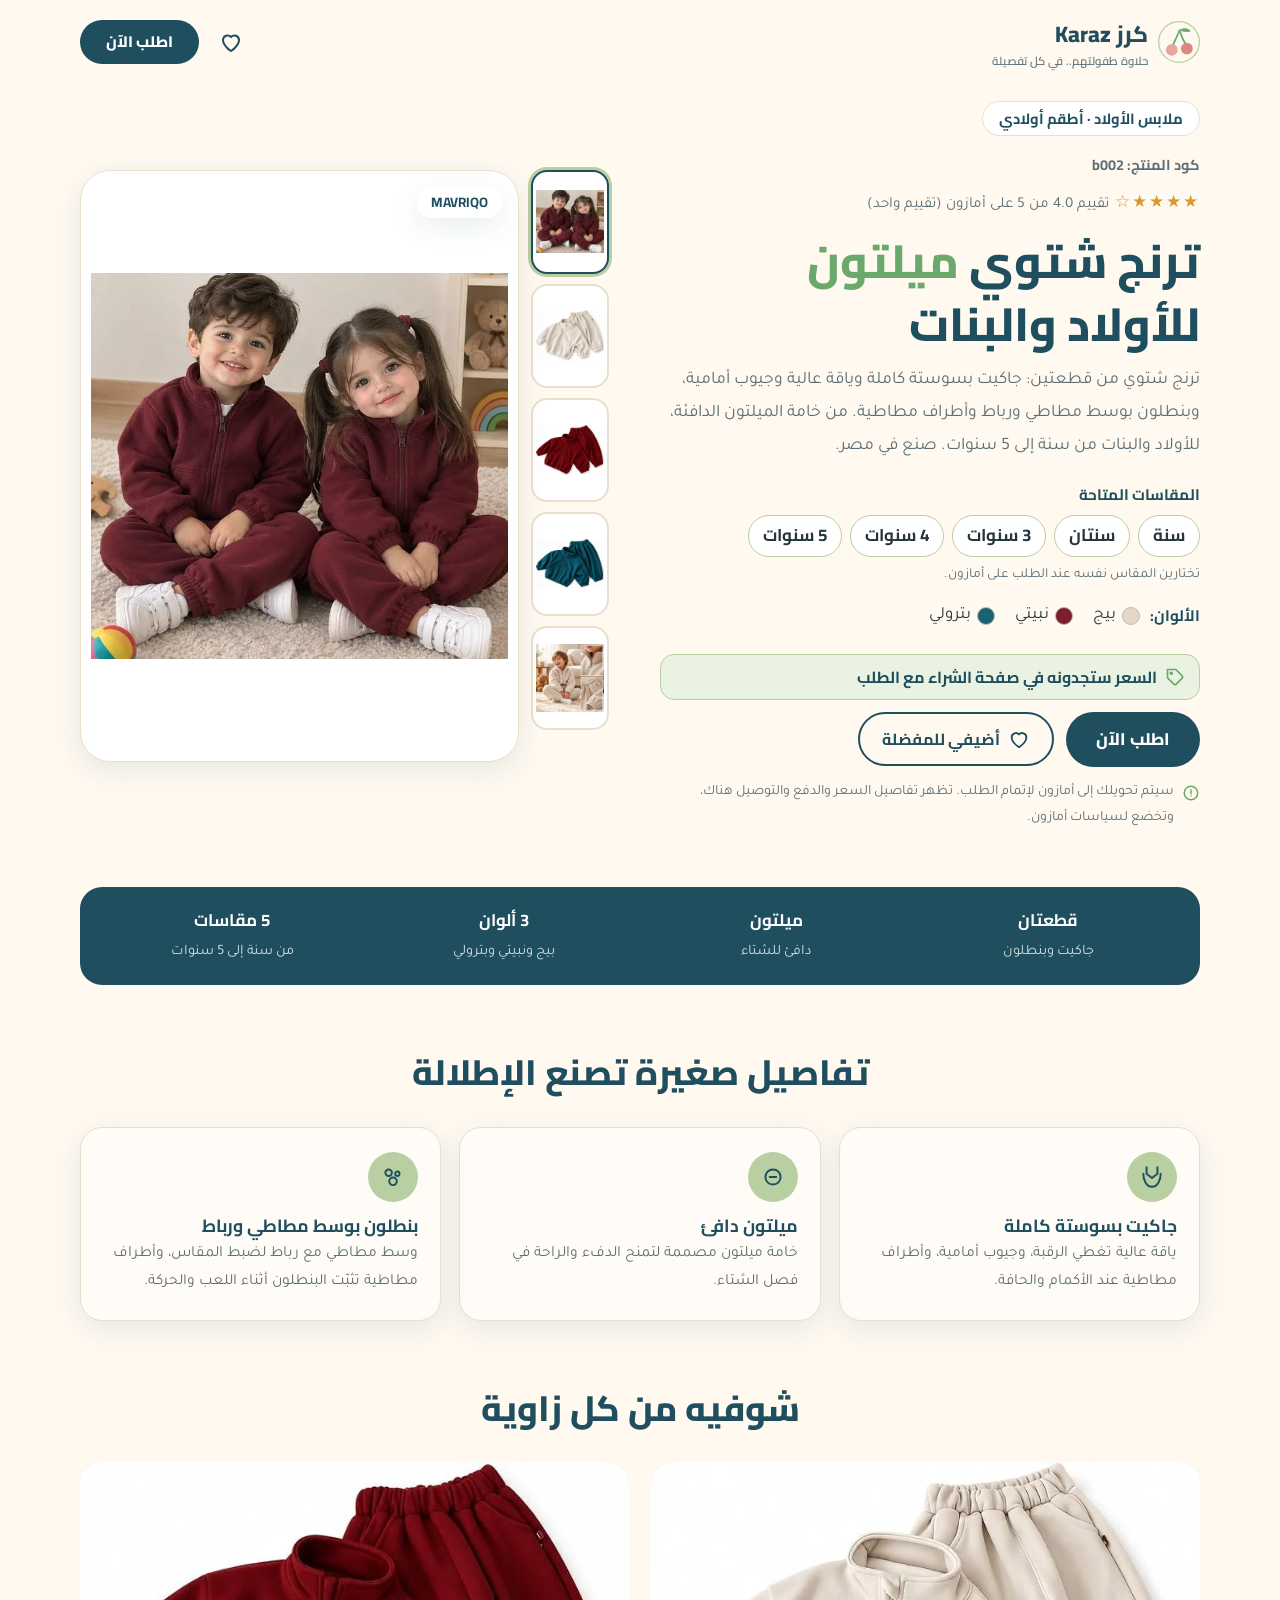
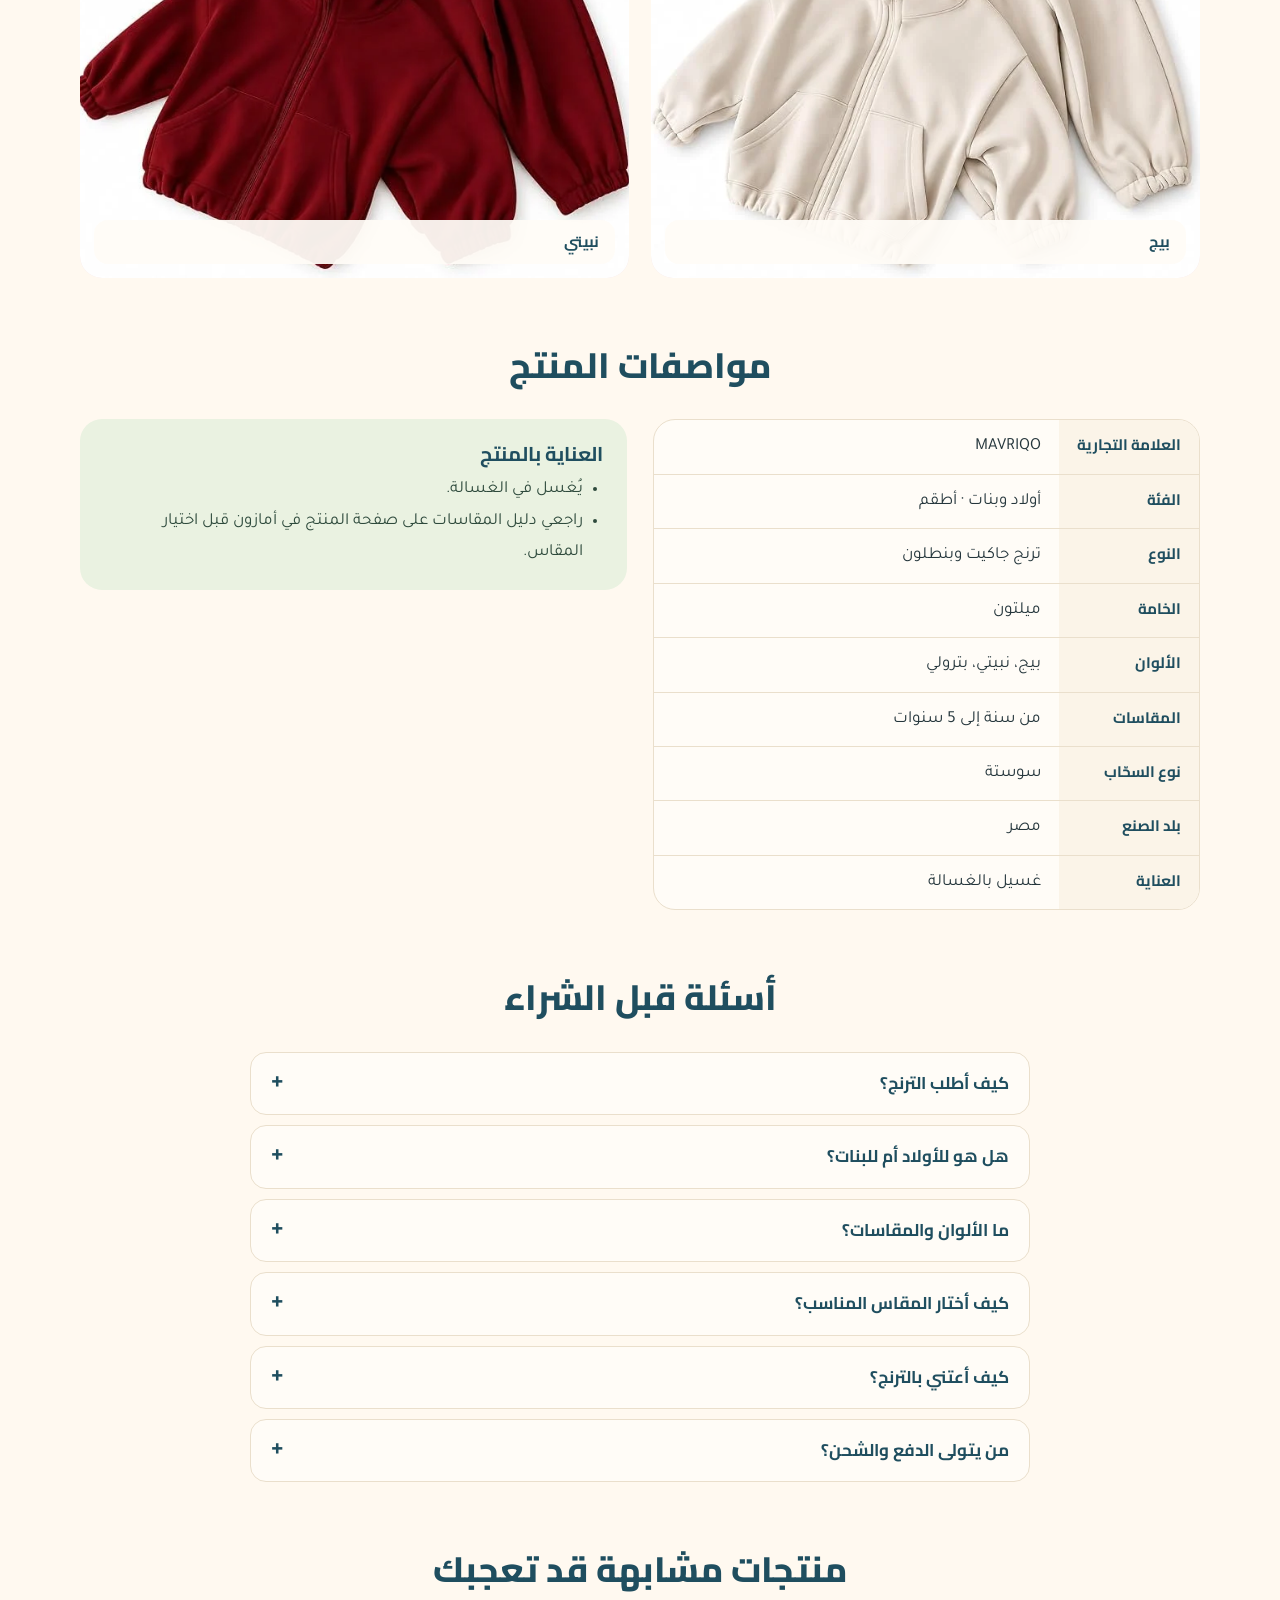
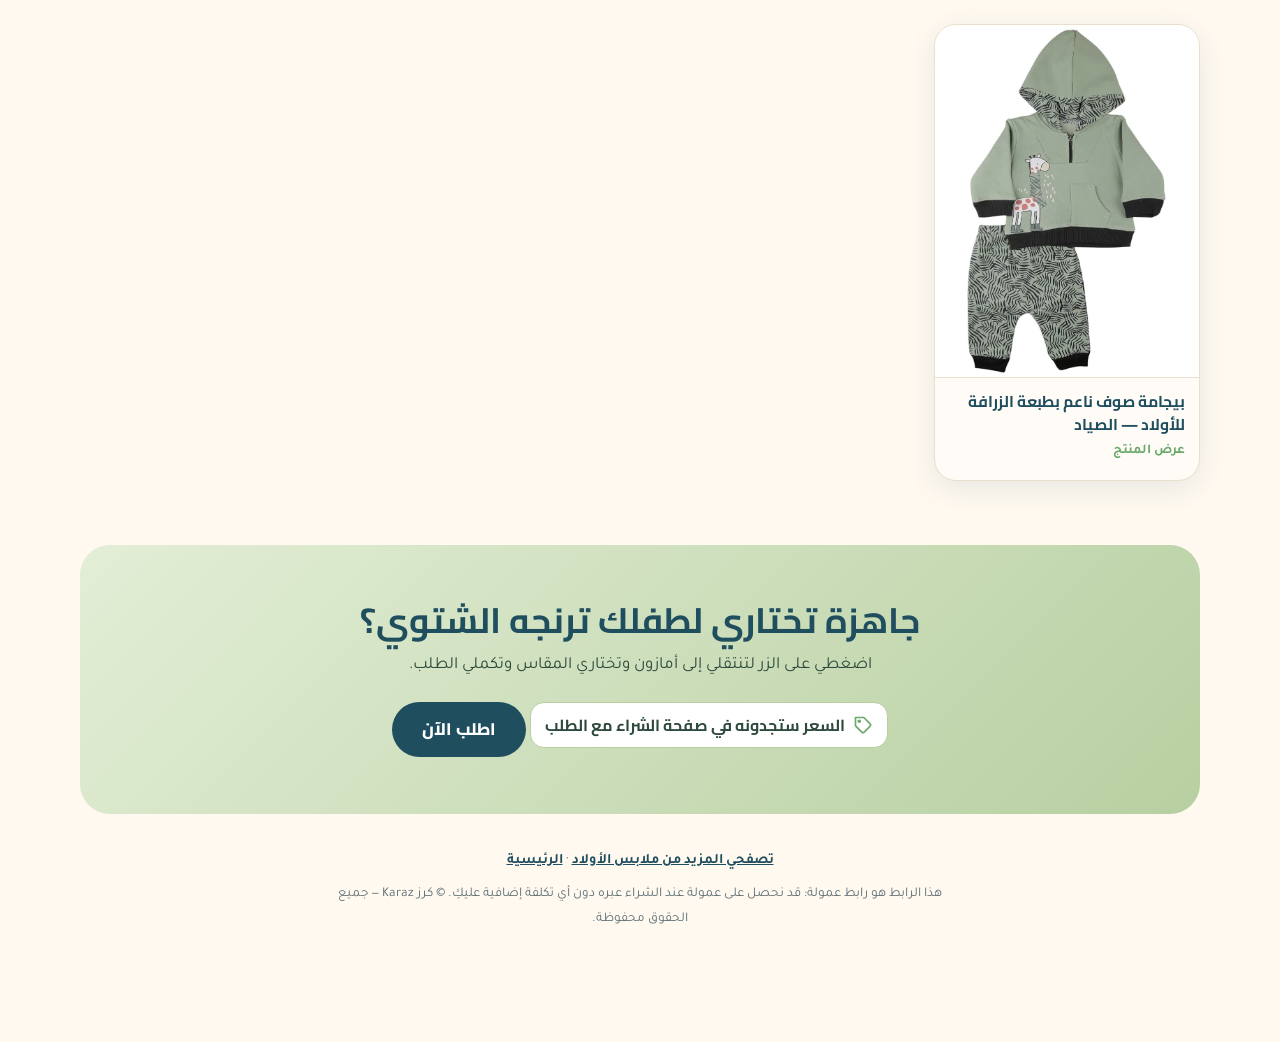
<file: products/boys/mavriqo-milton-zip-jacket-pants-set.html>
<!DOCTYPE html>
<html lang="ar" dir="rtl">
<head>
<meta charset="UTF-8">
<meta name="viewport" content="width=device-width, initial-scale=1">
<title>ترنج أطفال شتوي ميلتون جاكيت وبنطلون | كرز</title>
<meta name="description" content="ترنج أطفال شتوي ميلتون قطعتين من MAVRIQO للأولاد والبنات: جاكيت بسوستة وياقة عالية وبنطلون بوسط مطاطي ورباط. ثلاثة ألوان ومقاسات من سنة إلى 5 سنوات. اطلبه الآن من أمازون.">
<meta name="theme-color" content="#1F4E5F">
<link rel="preconnect" href="https://fonts.googleapis.com">
<link rel="preconnect" href="https://fonts.gstatic.com" crossorigin>
<link href="https://fonts.googleapis.com/css2?family=Cairo:wght@600;700;800&family=Tajawal:wght@400;500;700&display=swap" rel="stylesheet">
<link rel="icon" type="image/svg+xml" href="../../favicon.svg"><link rel="icon" type="image/png" sizes="32x32" href="../../favicon-32.png"><link rel="apple-touch-icon" href="../../apple-touch-icon.png"><link rel="canonical" href="https://karazkid.vercel.app/products/boys/mavriqo-milton-zip-jacket-pants-set.html">
<meta property="og:type" content="product">
<meta property="og:locale" content="ar_EG">
<meta property="og:site_name" content="كرز Karaz">
<meta property="og:title" content="ترنج أطفال شتوي ميلتون جاكيت وبنطلون | كرز">
<meta property="og:description" content="ترنج أطفال شتوي ميلتون قطعتين من MAVRIQO للأولاد والبنات: جاكيت بسوستة وياقة عالية وبنطلون بوسط مطاطي ورباط. ثلاثة ألوان ومقاسات من سنة إلى 5 سنوات. اطلبه الآن من أمازون.">
<meta property="og:url" content="https://karazkid.vercel.app/products/boys/mavriqo-milton-zip-jacket-pants-set.html">
<meta property="og:image" content="https://karazkid.vercel.app/images/mavriqo-milton-zip-jacket-pants-set/1-c7433e03.webp">
<meta name="twitter:card" content="summary_large_image">
<script type="application/ld+json">{"@context": "https://schema.org", "@type": "Product", "name": "ترنج أطفال شتوي ميلتون قطعتين للأولاد والبنات — MAVRIQO", "image": ["https://karazkid.vercel.app/images/mavriqo-milton-zip-jacket-pants-set/1-c7433e03.webp", "https://karazkid.vercel.app/images/mavriqo-milton-zip-jacket-pants-set/2-05b39fcb.webp", "https://karazkid.vercel.app/images/mavriqo-milton-zip-jacket-pants-set/3-4a6a68cc.webp", "https://karazkid.vercel.app/images/mavriqo-milton-zip-jacket-pants-set/4-c1f3de57.webp", "https://karazkid.vercel.app/images/mavriqo-milton-zip-jacket-pants-set/5-eb3f9995.webp"], "description": "ترنج شتوي من قطعتين: جاكيت بسوستة كاملة وياقة عالية وجيوب أمامية، وبنطلون بوسط مطاطي ورباط وأطراف مطاطية. من خامة الميلتون الدافئة، للأولاد والبنات من سنة إلى 5 سنوات. صنع في مصر.", "category": "ملابس الأولاد", "url": "https://karazkid.vercel.app/products/boys/mavriqo-milton-zip-jacket-pants-set.html", "sku": "b002", "brand": {"@type": "Brand", "name": "MAVRIQO"}, "material": "ميلتون"}</script>
<link rel="stylesheet" href="../../assets/landing.css">
</head>
<body>
<div class="wrap">
  <header class="top">
    <a class="brand" href="../../index.html" aria-label="كرز Karaz — الصفحة الرئيسية">
      <svg viewBox="0 0 64 64" aria-hidden="true"><circle cx="32" cy="32" r="31" fill="#FFF9F0" stroke="#B7CFA1" stroke-width="2"/><path d="M33 14c-3 8-8 16-11 25M33 14c2 8 6 16 11 25" stroke="#6BA86B" stroke-width="2.6" fill="none" stroke-linecap="round"/><path d="M33 14c6-5 14-3 17 2-6 1-12 1-17-2z" fill="#6BA86B"/><circle cx="21" cy="44" r="9" fill="#E9A6A0"/><circle cx="44" cy="42" r="9" fill="#d98981"/></svg>
      <span>كرز Karaz<small>حلاوة طفولتهم.. في كل تفصيلة</small></span></a>
    <div class="top-tools">
      <a class="hicon" href="../../index.html#/favorites" aria-label="المفضلة"><svg viewBox="0 0 24 24" fill="none" stroke="currentColor" stroke-width="2" stroke-linejoin="round" aria-hidden="true"><path d="M12 21s-8-5.2-8-11a4.6 4.6 0 0 1 8-3 4.6 4.6 0 0 1 8 3c0 5.8-8 11-8 11z"/></svg><span class="hbadge" id="favBadge" hidden>0</span></a>
      <a class="btn buy" href="https://link.amazon/B04Ca0rt3" target="_blank" rel="sponsored noopener noreferrer">اطلب الآن</a>
    </div>
  </header>

  <main>
  <section class="hero" aria-labelledby="t">
    <div>
      <span class="eyebrow">ملابس الأولاد · أطقم أولادي</span>
      <span class="pcode">كود المنتج: b002</span>
      <div class="rate"><span class="stars" aria-hidden="true">★★★★☆</span><span>تقييم 4.0 من 5 على أمازون (تقييم واحد)</span></div>
      <h1 id="t">ترنج شتوي <em>ميلتون</em> للأولاد والبنات</h1>
      <p class="lead">ترنج شتوي من قطعتين: جاكيت بسوستة كاملة وياقة عالية وجيوب أمامية، وبنطلون بوسط مطاطي ورباط وأطراف مطاطية. من خامة الميلتون الدافئة، للأولاد والبنات من سنة إلى 5 سنوات. صنع في مصر.</p>
      <div class="sizes"><b>المقاسات المتاحة</b><div class="chips"><span class="chip">سنة</span><span class="chip">سنتان</span><span class="chip">3 سنوات</span><span class="chip">4 سنوات</span><span class="chip">5 سنوات</span></div><small class="hint">تختارين المقاس نفسه عند الطلب على أمازون.</small></div>
      <div class="colors"><b>الألوان:</b><span class="cl"><span class="sw" style="background:#E4D9C8" aria-hidden="true"></span><span>بيج</span></span><span class="cl"><span class="sw" style="background:#7A1F2B" aria-hidden="true"></span><span>نبيتي</span></span><span class="cl"><span class="sw" style="background:#1B6275" aria-hidden="true"></span><span>بترولي</span></span></div>
      <p class="pricenote"><svg viewBox="0 0 24 24" fill="none" stroke="currentColor" stroke-width="2" stroke-linecap="round" stroke-linejoin="round" aria-hidden="true"><path d="M20.6 13.4l-7.2 7.2a2 2 0 0 1-2.8 0L3 13V3h10l7.6 7.6a2 2 0 0 1 0 2.8z"/><circle cx="7.5" cy="7.5" r="1.2"/></svg><span>السعر ستجدونه في صفحة الشراء مع الطلب</span></p>
      <div class="cta-row">
        <a class="btn buy" href="https://link.amazon/B04Ca0rt3" target="_blank" rel="sponsored noopener noreferrer">اطلب الآن</a>
        <button class="favbtn" id="favBtn" type="button" aria-pressed="false"><svg viewBox="0 0 24 24" fill="none" stroke="currentColor" stroke-width="2" stroke-linejoin="round" aria-hidden="true"><path d="M12 21s-8-5.2-8-11a4.6 4.6 0 0 1 8-3 4.6 4.6 0 0 1 8 3c0 5.8-8 11-8 11z"/></svg><span>أضيفي للمفضلة</span></button>
      </div>
      <p class="note"><svg viewBox="0 0 24 24" fill="none" stroke="currentColor" stroke-width="2" stroke-linecap="round" stroke-linejoin="round" aria-hidden="true"><circle cx="12" cy="12" r="9"/><path d="M12 8v5M12 16h.01"/></svg><span>سيتم تحويلك إلى أمازون لإتمام الطلب. تظهر تفاصيل السعر والدفع والتوصيل هناك، وتخضع لسياسات أمازون.</span></p>
    </div>
    <div class="gal">
      <div class="thumbs" aria-label="صور المنتج"><button type="button" data-src="../../images/mavriqo-milton-zip-jacket-pants-set/1-c7433e03.webp" data-alt="طفلان، ولد وبنت، يرتديان ترنج شتوي نبيتي بجاكيت بسوستة" aria-current="true" aria-label="صورة 1"><img src="../../images/mavriqo-milton-zip-jacket-pants-set/1-c7433e03.webp" alt=""></button><button type="button" data-src="../../images/mavriqo-milton-zip-jacket-pants-set/2-05b39fcb.webp" data-alt="ترنج ميلتون بيج: جاكيت بسوستة وياقة عالية وبنطلون بوسط مطاطي"  aria-label="صورة 2"><img src="../../images/mavriqo-milton-zip-jacket-pants-set/2-05b39fcb.webp" alt=""></button><button type="button" data-src="../../images/mavriqo-milton-zip-jacket-pants-set/3-4a6a68cc.webp" data-alt="ترنج ميلتون نبيتي: جاكيت بسوستة وبنطلون بأطراف مطاطية"  aria-label="صورة 3"><img src="../../images/mavriqo-milton-zip-jacket-pants-set/3-4a6a68cc.webp" alt=""></button><button type="button" data-src="../../images/mavriqo-milton-zip-jacket-pants-set/4-c1f3de57.webp" data-alt="ترنج ميلتون بترولي: جاكيت بسوستة وبنطلون بأطراف مطاطية"  aria-label="صورة 4"><img src="../../images/mavriqo-milton-zip-jacket-pants-set/4-c1f3de57.webp" alt=""></button><button type="button" data-src="../../images/mavriqo-milton-zip-jacket-pants-set/5-eb3f9995.webp" data-alt="طفل بترنج بيج مع تفاصيل السوستة والياقة العالية وبنطلون بوسط مطاطي ورباط"  aria-label="صورة 5"><img src="../../images/mavriqo-milton-zip-jacket-pants-set/5-eb3f9995.webp" alt=""></button></div>
      <div class="stage"><span class="tag">MAVRIQO</span>
        <img id="stageImg" fetchpriority="high" decoding="async" src="../../images/mavriqo-milton-zip-jacket-pants-set/1-c7433e03.webp" alt="طفلان، ولد وبنت، يرتديان ترنج شتوي نبيتي بجاكيت بسوستة" width="679" height="627"></div>
    </div>
  </section>
  <div class="band" role="list"><div role="listitem"><b>قطعتان</b><span>جاكيت وبنطلون</span></div><div role="listitem"><b>ميلتون</b><span>دافئ للشتاء</span></div><div role="listitem"><b>3 ألوان</b><span>بيج ونبيتي وبترولي</span></div><div role="listitem"><b>5 مقاسات</b><span>من سنة إلى 5 سنوات</span></div></div>
  <section class="blk" id="details"><div class="head"><h2>تفاصيل صغيرة تصنع الإطلالة</h2></div><div class="feat"><article class="f"><div class="ic"><svg viewBox="0 0 24 24" fill="none" stroke="currentColor" stroke-width="1.8" stroke-linecap="round" stroke-linejoin="round" aria-hidden="true"><path d="M7 3v6l5 4 5-4V3"/><path d="M4 9c0 6 3 12 8 12s8-6 8-12"/></svg></div><h3>جاكيت بسوستة كاملة</h3><p>ياقة عالية تغطي الرقبة، وجيوب أمامية، وأطراف مطاطية عند الأكمام والحافة.</p></article><article class="f"><div class="ic"><svg viewBox="0 0 24 24" fill="none" stroke="currentColor" stroke-width="1.8" stroke-linecap="round" stroke-linejoin="round" aria-hidden="true"><path d="M5 12c0-4 3-7 7-7s7 3 7 7-3 7-7 7-7-3-7-7z"/><path d="M9 12h6"/></svg></div><h3>ميلتون دافئ</h3><p>خامة ميلتون مصممة لتمنح الدفء والراحة في فصل الشتاء.</p></article><article class="f"><div class="ic"><svg viewBox="0 0 24 24" fill="none" stroke="currentColor" stroke-width="1.8" stroke-linecap="round" stroke-linejoin="round" aria-hidden="true"><circle cx="8" cy="8" r="3"/><circle cx="16" cy="9" r="2"/><circle cx="12" cy="16" r="3.5"/></svg></div><h3>بنطلون بوسط مطاطي ورباط</h3><p>وسط مطاطي مع رباط لضبط المقاس، وأطراف مطاطية تثبّت البنطلون أثناء اللعب والحركة.</p></article></div></section>
  <section class="blk"><div class="head"><h2>شوفيه من كل زاوية</h2></div><div class="show"><figure class="shot"><img src="../../images/mavriqo-milton-zip-jacket-pants-set/2-05b39fcb.webp" alt="ترنج ميلتون بيج: جاكيت بسوستة وياقة عالية وبنطلون بوسط مطاطي" loading="lazy" style="object-position:top"><figcaption>بيج</figcaption></figure><figure class="shot"><img src="../../images/mavriqo-milton-zip-jacket-pants-set/3-4a6a68cc.webp" alt="ترنج ميلتون نبيتي: جاكيت بسوستة وبنطلون بأطراف مطاطية" loading="lazy" style="object-position:top"><figcaption>نبيتي</figcaption></figure></div></section>
  <section class="blk"><div class="head"><h2>مواصفات المنتج</h2></div><div class="specwrap"><div class="spec"><dl><dt>العلامة التجارية</dt><dd>MAVRIQO</dd><dt>الفئة</dt><dd>أولاد وبنات · أطقم</dd><dt>النوع</dt><dd>ترنج جاكيت وبنطلون</dd><dt>الخامة</dt><dd>ميلتون</dd><dt>الألوان</dt><dd>بيج، نبيتي، بترولي</dd><dt>المقاسات</dt><dd>من سنة إلى 5 سنوات</dd><dt>نوع السحّاب</dt><dd>سوستة</dd><dt>بلد الصنع</dt><dd>مصر</dd><dt>العناية</dt><dd>غسيل بالغسالة</dd></dl></div><div class="care"><h3>العناية بالمنتج</h3><ul><li>يُغسل في الغسالة.</li><li>راجعي دليل المقاسات على صفحة المنتج في أمازون قبل اختيار المقاس.</li></ul></div></div></section>
  
  <section class="blk"><div class="head"><h2>أسئلة قبل الشراء</h2></div><div class="faq"><details><summary>كيف أطلب الترنج؟</summary><p>اضغطي على زر «اطلب الآن» وسيفتح لك المنتج هناك، وتختارين اللون والمقاس وتكملين الطلب. كرز لا يستقبل الطلبات مباشرة.</p></details><details><summary>هل هو للأولاد أم للبنات؟</summary><p>هو للأولاد والبنات معًا.</p></details><details><summary>ما الألوان والمقاسات؟</summary><p>الألوان: بيج ونبيتي وبترولي. المقاسات: سنة وسنتان و3 و4 و5 سنوات. التوفر يختلف، فتأكدي منه على أمازون.</p></details><details><summary>كيف أختار المقاس المناسب؟</summary><p>يُنصح في وصف المنتج على أمازون بمراجعة قياسات الطفل قبل اختيار المقاس، وقد تختلف المقاسات بحسب الطفل.</p></details><details><summary>كيف أعتني بالترنج؟</summary><p>يُغسل في الغسالة بحسب تعليمات العناية في مواصفات المنتج.</p></details><details><summary>من يتولى الدفع والشحن؟</summary><p>عملية الدفع والشحن تتم على أمازون وفق سياساتها. كرز يعرض المنتج ويحوّلك إلى صفحته الصحيحة هناك.</p></details></div></section>
  <section class="blk" id="similar" hidden><div class="head"><h2>منتجات مشابهة قد تعجبك</h2></div><div class="sim" id="simGrid"></div></section>
  <section class="final">
    <h2>جاهزة تختاري لطفلك ترنجه الشتوي؟</h2>
    <p>اضغطي على الزر لتنتقلي إلى أمازون وتختاري المقاس وتكملي الطلب.</p>
    <p class="pricenote"><svg viewBox="0 0 24 24" fill="none" stroke="currentColor" stroke-width="2" stroke-linecap="round" stroke-linejoin="round" aria-hidden="true"><path d="M20.6 13.4l-7.2 7.2a2 2 0 0 1-2.8 0L3 13V3h10l7.6 7.6a2 2 0 0 1 0 2.8z"/><circle cx="7.5" cy="7.5" r="1.2"/></svg><span>السعر ستجدونه في صفحة الشراء مع الطلب</span></p>
    <a class="btn buy" href="https://link.amazon/B04Ca0rt3" target="_blank" rel="sponsored noopener noreferrer">اطلب الآن</a>
  </section>
  </main>

  <footer>
    <p><a href="../../index.html#/shop?cat=boys">تصفحي المزيد من ملابس الأولاد</a> · <a href="../../index.html">الرئيسية</a></p>
    <p class="disc">هذا الرابط هو رابط عمولة: قد نحصل على عمولة عند الشراء عبره دون أي تكلفة إضافية عليكِ. © كرز Karaz — جميع الحقوق محفوظة.</p>
  </footer>
</div>

<div class="sticky"><p class="pricenote"><svg viewBox="0 0 24 24" fill="none" stroke="currentColor" stroke-width="2" stroke-linecap="round" stroke-linejoin="round" aria-hidden="true"><path d="M20.6 13.4l-7.2 7.2a2 2 0 0 1-2.8 0L3 13V3h10l7.6 7.6a2 2 0 0 1 0 2.8z"/><circle cx="7.5" cy="7.5" r="1.2"/></svg><span>السعر ستجدونه في صفحة الشراء مع الطلب</span></p><a class="btn buy" href="https://link.amazon/B04Ca0rt3" target="_blank" rel="sponsored noopener noreferrer">اطلب الآن</a></div>
<div class="toast" id="toast" role="status" aria-live="polite"></div>

<!-- بيانات المنتج: يقرأها الموقع تلقائيًا لعرض المنتج في قسمه. لا تحذفي هذا الجزء. -->
<script type="application/json" id="product">
{
  "id": "mavriqo-milton-zip-jacket-pants-set",
  "code": "b002",
  "name": "ترنج أطفال شتوي ميلتون قطعتين للأولاد والبنات — MAVRIQO",
  "category": "boys",
  "sub": "أطقم أولادي",
  "type": "ترنج",
  "ages": [
    "1-2y",
    "3-5y"
  ],
  "sizes": [
    "سنة",
    "سنتان",
    "3 سنوات",
    "4 سنوات",
    "5 سنوات"
  ],
  "colors": [
    "بيج",
    "نبيتي",
    "بترولي"
  ],
  "price": null,
  "oldPrice": null,
  "images": [
    "images/mavriqo-milton-zip-jacket-pants-set/1-c7433e03.webp",
    "images/mavriqo-milton-zip-jacket-pants-set/2-05b39fcb.webp",
    "images/mavriqo-milton-zip-jacket-pants-set/3-4a6a68cc.webp",
    "images/mavriqo-milton-zip-jacket-pants-set/4-c1f3de57.webp",
    "images/mavriqo-milton-zip-jacket-pants-set/5-eb3f9995.webp"
  ],
  "description": "ترنج شتوي من قطعتين: جاكيت بسوستة كاملة وياقة عالية وجيوب أمامية، وبنطلون بوسط مطاطي ورباط وأطراف مطاطية. من خامة الميلتون الدافئة، للأولاد والبنات من سنة إلى 5 سنوات. صنع في مصر.",
  "material": "ميلتون",
  "buyType": "affiliate",
  "buyUrl": "https://link.amazon/B04Ca0rt3",
  "createdAt": "2026-11-02",
  "featured": true,
  "set": true,
  "season": "",
  "hidden": false,
  "alsoIn": {
    "girls": "أطقم بناتي",
    "baby": "أطقم البيبي"
  },
  "rating": 4.0
}
</script>
<script src="../../products/products.js"></script>
<script src="../../assets/landing.js"></script>
<script src="../../assets/totop.js" defer></script>
</body>
</html>
</file>
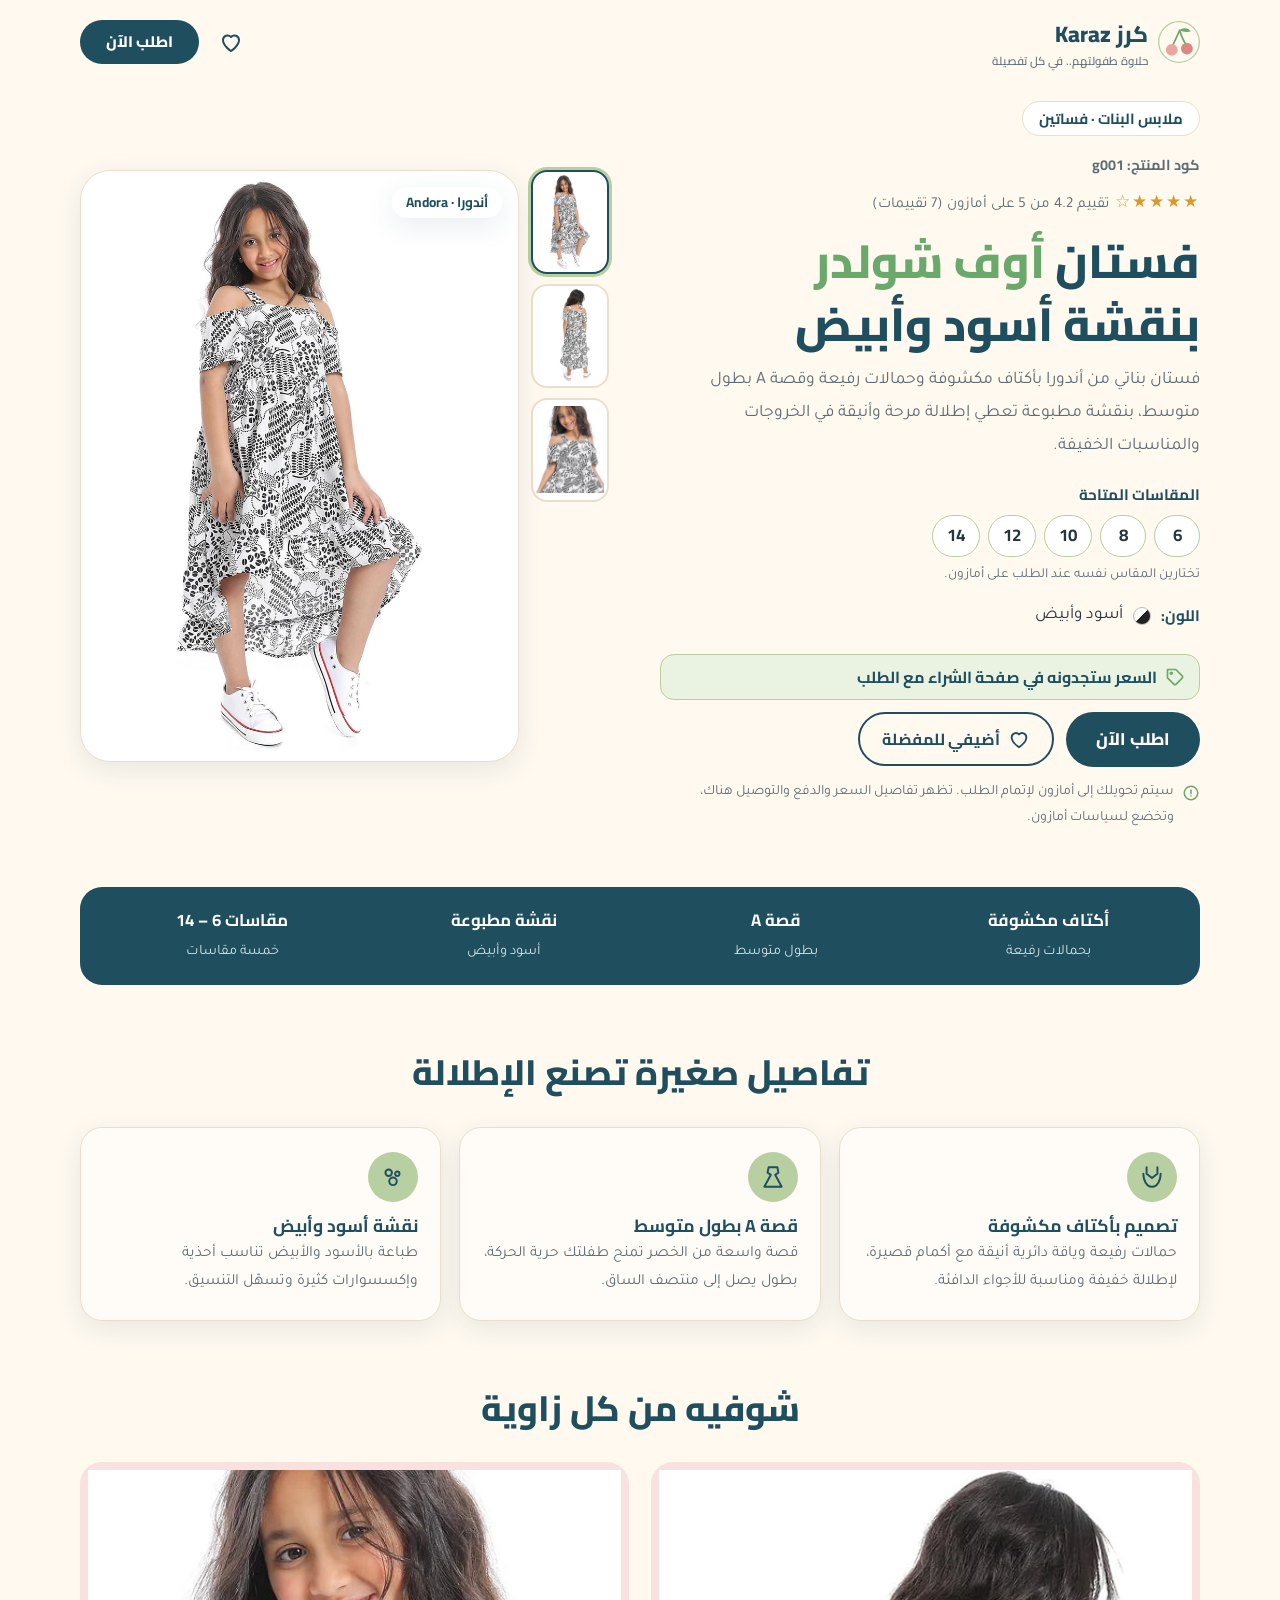
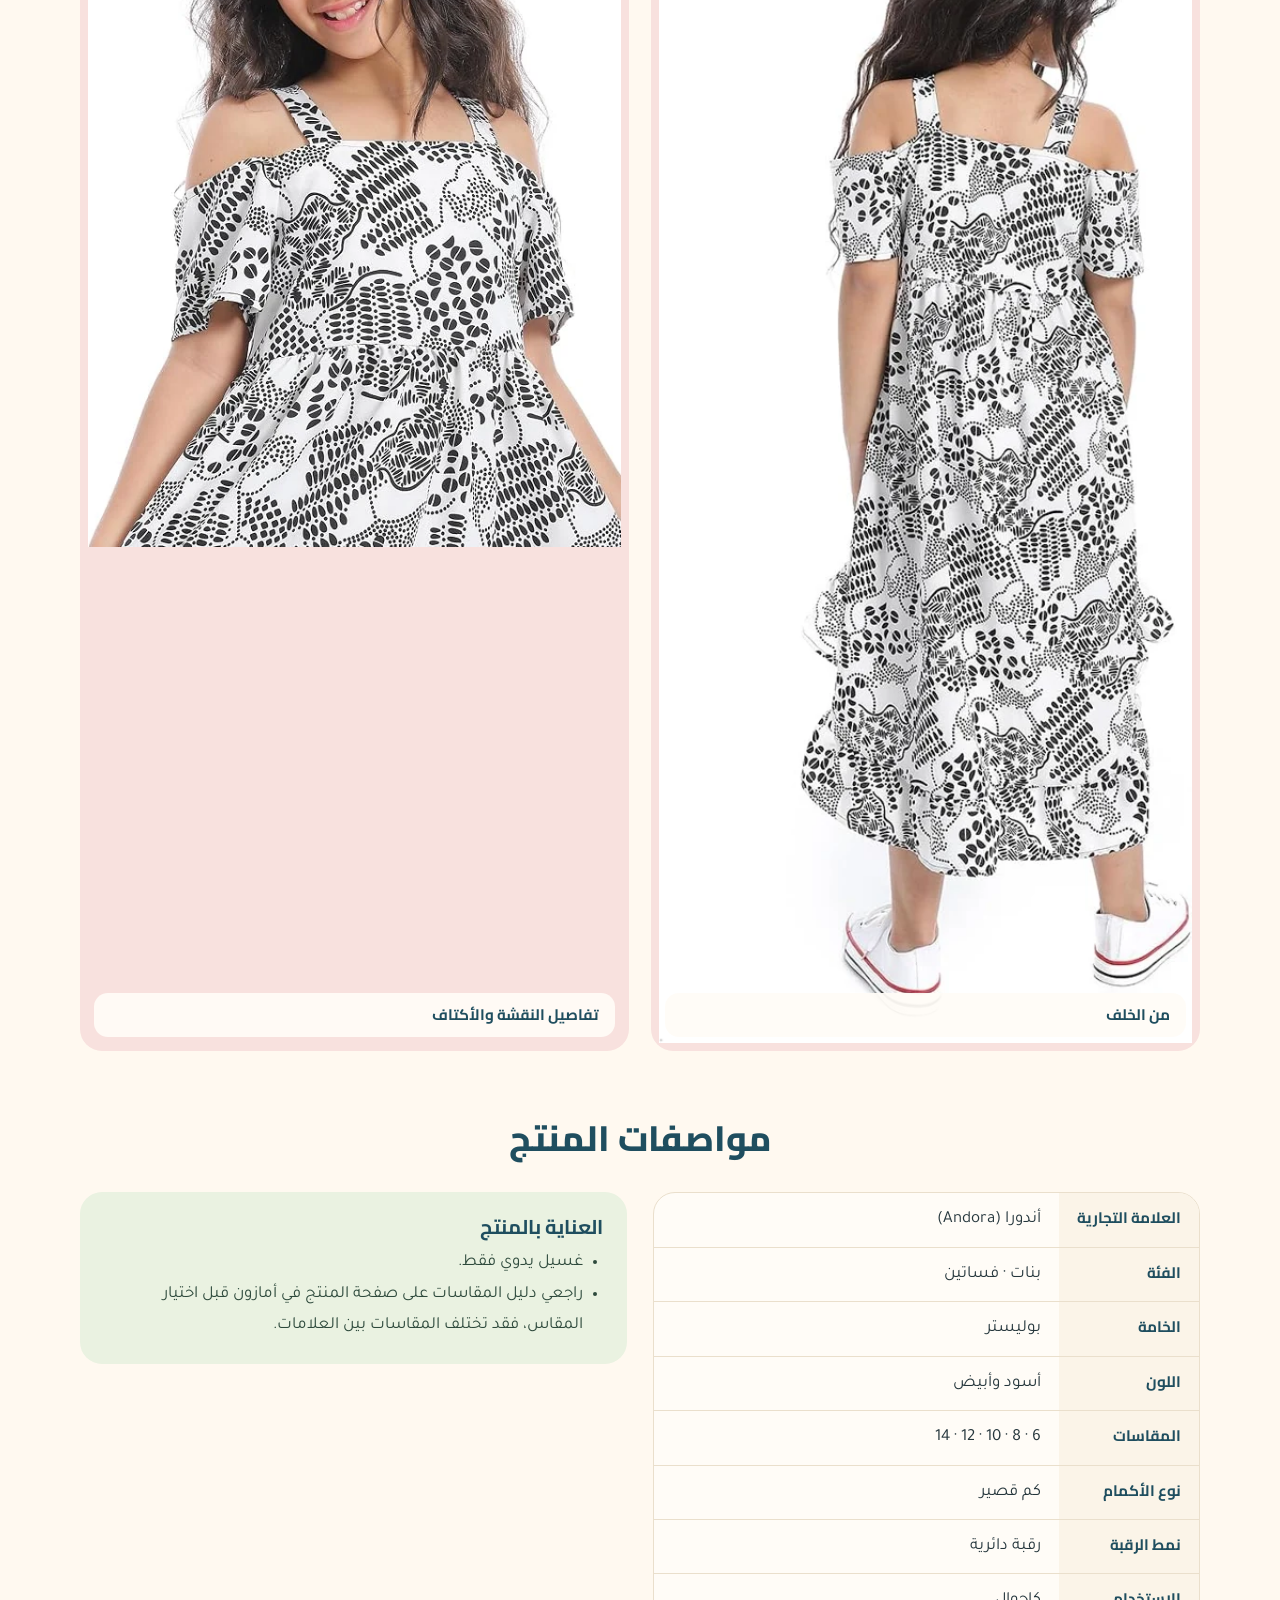
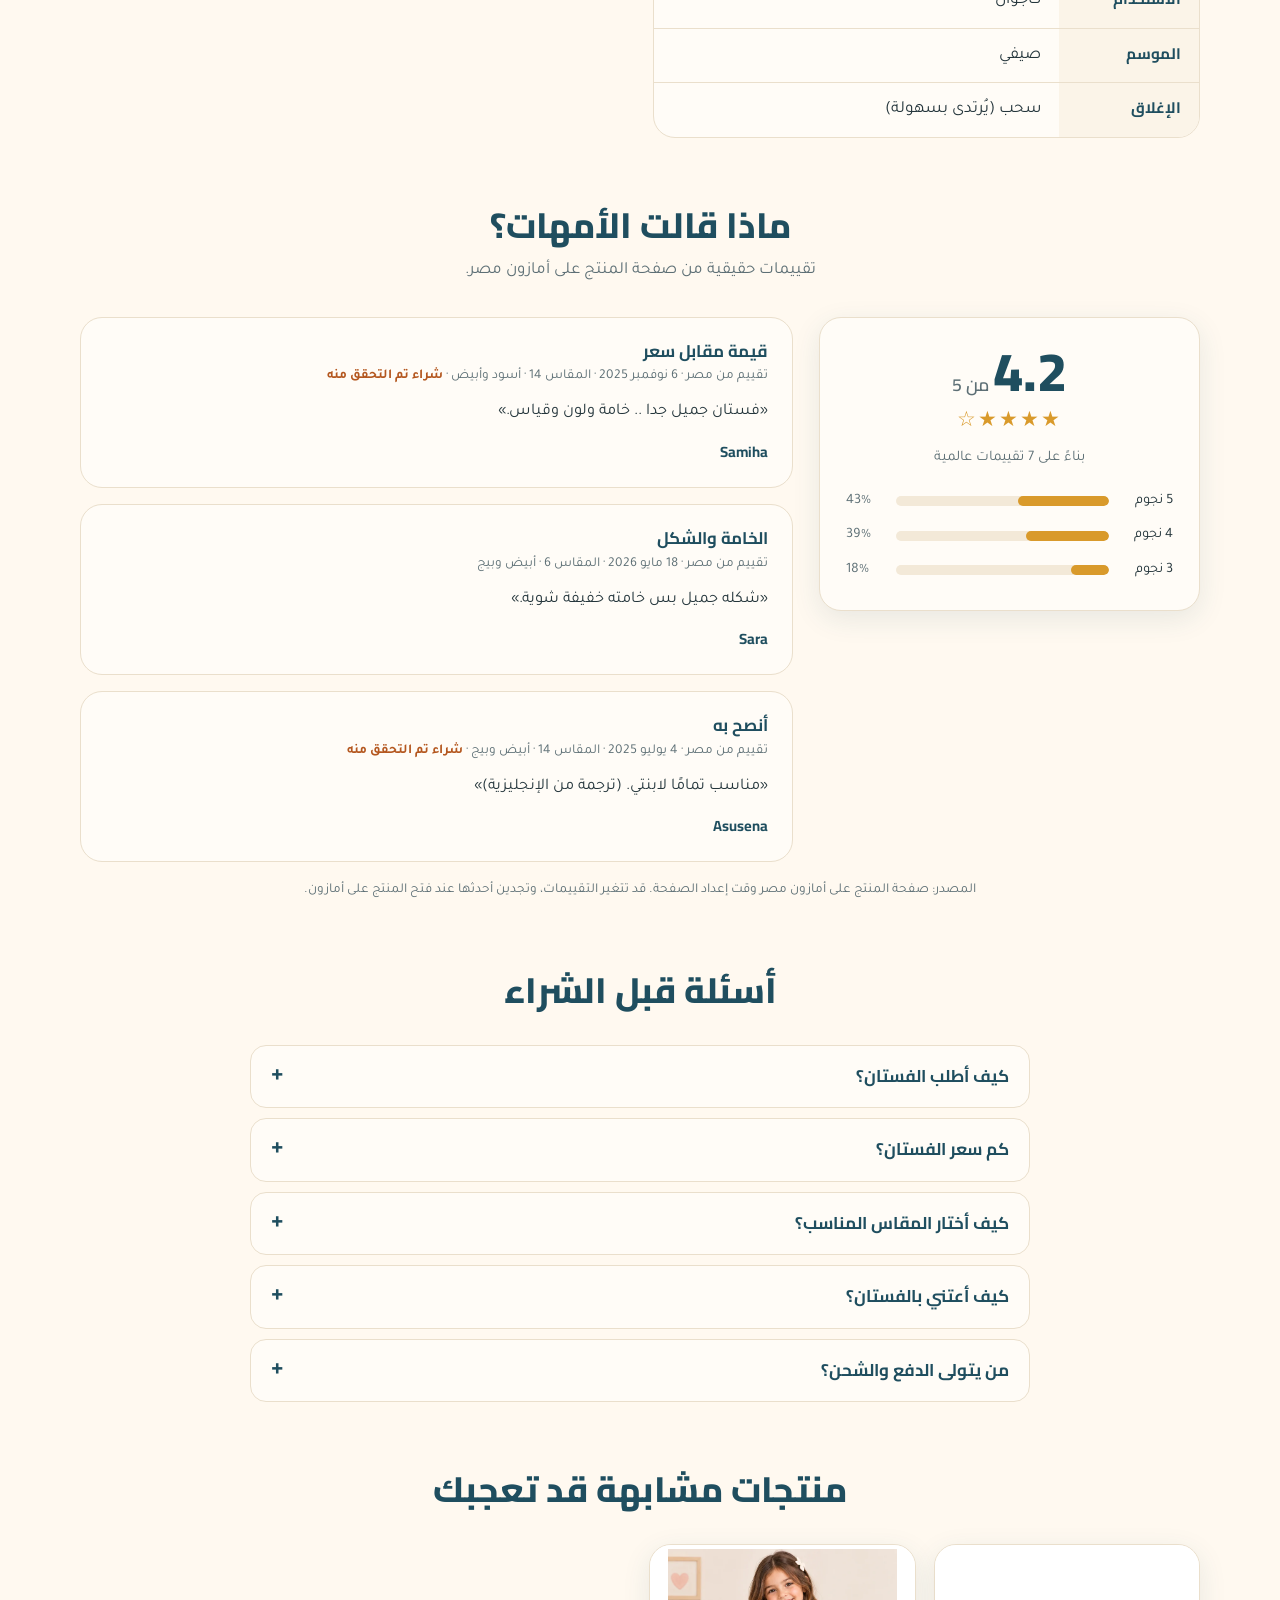
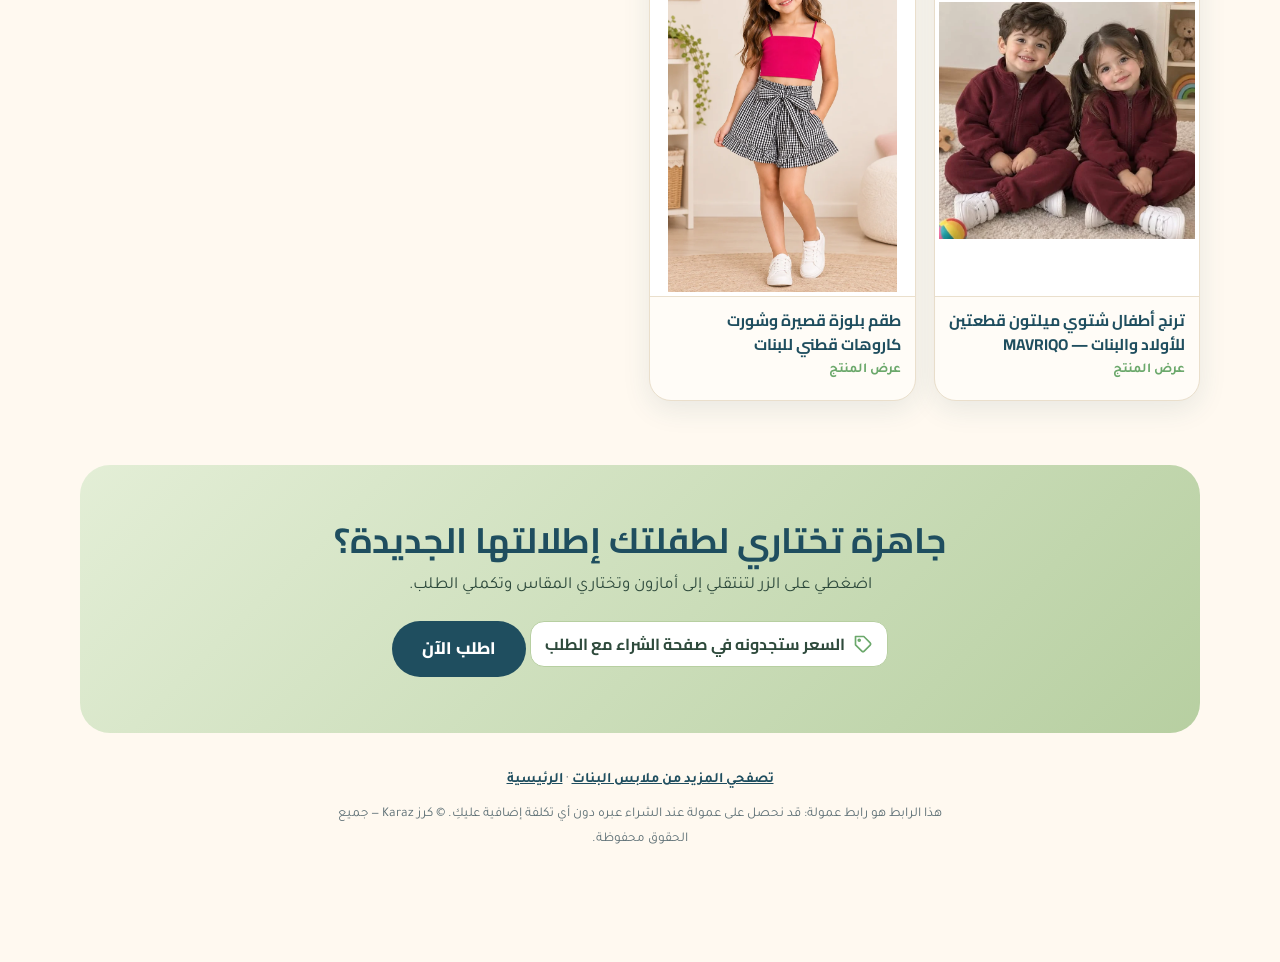
<file: products/girls/andora-offshoulder-dress.html>
<!DOCTYPE html>
<html lang="ar" dir="rtl">
<head>
<meta charset="UTF-8">
<meta name="viewport" content="width=device-width, initial-scale=1">
<title>فستان أوف شولدر بنقشة أسود وأبيض | كرز</title>
<meta name="description" content="فستان بناتي أوف شولدر من أندورا بنقشة مطبوعة باللونين الأسود والأبيض، بقصة A وطول متوسط. اطلبيه الآن.">
<meta name="theme-color" content="#1F4E5F">
<link rel="preconnect" href="https://fonts.googleapis.com">
<link rel="preconnect" href="https://fonts.gstatic.com" crossorigin>
<link href="https://fonts.googleapis.com/css2?family=Cairo:wght@600;700;800&family=Tajawal:wght@400;500;700&display=swap" rel="stylesheet">
<link rel="icon" type="image/svg+xml" href="../../favicon.svg"><link rel="icon" type="image/png" sizes="32x32" href="../../favicon-32.png"><link rel="apple-touch-icon" href="../../apple-touch-icon.png"><link rel="canonical" href="https://karazkid.vercel.app/products/girls/andora-offshoulder-dress.html">
<meta property="og:type" content="product">
<meta property="og:locale" content="ar_EG">
<meta property="og:site_name" content="كرز Karaz">
<meta property="og:title" content="فستان أوف شولدر بنقشة أسود وأبيض | كرز">
<meta property="og:description" content="فستان بناتي أوف شولدر من أندورا بنقشة مطبوعة باللونين الأسود والأبيض، بقصة A وطول متوسط. اطلبيه الآن.">
<meta property="og:url" content="https://karazkid.vercel.app/products/girls/andora-offshoulder-dress.html">
<meta property="og:image" content="https://karazkid.vercel.app/images/andora-offshoulder-dress/1.webp">
<meta name="twitter:card" content="summary_large_image">
<script type="application/ld+json">{"@context": "https://schema.org", "@type": "Product", "name": "فستان بناتي أوف شولدر بنقشة أسود وأبيض — أندورا", "image": ["https://karazkid.vercel.app/images/andora-offshoulder-dress/1.webp", "https://karazkid.vercel.app/images/andora-offshoulder-dress/2.webp", "https://karazkid.vercel.app/images/andora-offshoulder-dress/3.webp"], "description": "فستان بناتي من أندورا بأكتاف مكشوفة وحمالات رفيعة وقصة A بطول متوسط، بنقشة مطبوعة تعطي إطلالة مرحة وأنيقة في الخروجات والمناسبات الخفيفة.", "category": "ملابس البنات", "url": "https://karazkid.vercel.app/products/girls/andora-offshoulder-dress.html", "sku": "g001", "brand": {"@type": "Brand", "name": "Andora"}, "material": "بوليستر"}</script>
<link rel="stylesheet" href="../../assets/landing.css">
</head>
<body>
<div class="wrap">
  <header class="top">
    <a class="brand" href="../../index.html" aria-label="كرز Karaz — الصفحة الرئيسية">
      <svg viewBox="0 0 64 64" aria-hidden="true"><circle cx="32" cy="32" r="31" fill="#FFF9F0" stroke="#B7CFA1" stroke-width="2"/><path d="M33 14c-3 8-8 16-11 25M33 14c2 8 6 16 11 25" stroke="#6BA86B" stroke-width="2.6" fill="none" stroke-linecap="round"/><path d="M33 14c6-5 14-3 17 2-6 1-12 1-17-2z" fill="#6BA86B"/><circle cx="21" cy="44" r="9" fill="#E9A6A0"/><circle cx="44" cy="42" r="9" fill="#d98981"/></svg>
      <span>كرز Karaz<small>حلاوة طفولتهم.. في كل تفصيلة</small></span></a>
    <div class="top-tools">
      <a class="hicon" href="../../index.html#/favorites" aria-label="المفضلة"><svg viewBox="0 0 24 24" fill="none" stroke="currentColor" stroke-width="2" stroke-linejoin="round" aria-hidden="true"><path d="M12 21s-8-5.2-8-11a4.6 4.6 0 0 1 8-3 4.6 4.6 0 0 1 8 3c0 5.8-8 11-8 11z"/></svg><span class="hbadge" id="favBadge" hidden>0</span></a>
      <a class="btn buy" href="https://link.amazon/B02jd2O62" target="_blank" rel="sponsored noopener noreferrer">اطلب الآن</a>
    </div>
  </header>

  <main>
  <section class="hero" aria-labelledby="t">
    <div>
      <span class="eyebrow">ملابس البنات · فساتين</span>
      <span class="pcode">كود المنتج: g001</span>
      <div class="rate"><span class="stars" aria-hidden="true">★★★★☆</span><span>تقييم 4.2 من 5 على أمازون (7 تقييمات)</span></div>
      <h1 id="t">فستان <em>أوف شولدر</em> بنقشة أسود وأبيض</h1>
      <p class="lead">فستان بناتي من أندورا بأكتاف مكشوفة وحمالات رفيعة وقصة A بطول متوسط، بنقشة مطبوعة تعطي إطلالة مرحة وأنيقة في الخروجات والمناسبات الخفيفة.</p>
      <div class="sizes"><b>المقاسات المتاحة</b><div class="chips"><span class="chip">6</span><span class="chip">8</span><span class="chip">10</span><span class="chip">12</span><span class="chip">14</span></div><small class="hint">تختارين المقاس نفسه عند الطلب على أمازون.</small></div>
      <div class="colors"><b>اللون:</b><span class="sw" style="background:linear-gradient(135deg,#fff 50%,#222 50%)" aria-hidden="true"></span><span>أسود وأبيض</span></div>
      <p class="pricenote"><svg viewBox="0 0 24 24" fill="none" stroke="currentColor" stroke-width="2" stroke-linecap="round" stroke-linejoin="round" aria-hidden="true"><path d="M20.6 13.4l-7.2 7.2a2 2 0 0 1-2.8 0L3 13V3h10l7.6 7.6a2 2 0 0 1 0 2.8z"/><circle cx="7.5" cy="7.5" r="1.2"/></svg><span>السعر ستجدونه في صفحة الشراء مع الطلب</span></p>
      <div class="cta-row">
        <a class="btn buy" href="https://link.amazon/B02jd2O62" target="_blank" rel="sponsored noopener noreferrer">اطلب الآن</a>
        <button class="favbtn" id="favBtn" type="button" aria-pressed="false"><svg viewBox="0 0 24 24" fill="none" stroke="currentColor" stroke-width="2" stroke-linejoin="round" aria-hidden="true"><path d="M12 21s-8-5.2-8-11a4.6 4.6 0 0 1 8-3 4.6 4.6 0 0 1 8 3c0 5.8-8 11-8 11z"/></svg><span>أضيفي للمفضلة</span></button>
      </div>
      <p class="note"><svg viewBox="0 0 24 24" fill="none" stroke="currentColor" stroke-width="2" stroke-linecap="round" stroke-linejoin="round" aria-hidden="true"><circle cx="12" cy="12" r="9"/><path d="M12 8v5M12 16h.01"/></svg><span>سيتم تحويلك إلى أمازون لإتمام الطلب. تظهر تفاصيل السعر والدفع والتوصيل هناك، وتخضع لسياسات أمازون.</span></p>
    </div>
    <div class="gal">
      <div class="thumbs" aria-label="صور المنتج"><button type="button" data-src="../../images/andora-offshoulder-dress/1.webp" data-alt="طفلة ترتدي فستان أوف شولدر بنقشة أسود وأبيض من الأمام" aria-current="true" aria-label="صورة 1"><img src="../../images/andora-offshoulder-dress/1.webp" alt=""></button><button type="button" data-src="../../images/andora-offshoulder-dress/2.webp" data-alt="فستان أوف شولدر بنقشة أسود وأبيض من الخلف"  aria-label="صورة 2"><img src="../../images/andora-offshoulder-dress/2.webp" alt=""></button><button type="button" data-src="../../images/andora-offshoulder-dress/3.webp" data-alt="تفاصيل الأكتاف المكشوفة والحمالات الرفيعة والنقشة"  aria-label="صورة 3"><img src="../../images/andora-offshoulder-dress/3.webp" alt=""></button></div>
      <div class="stage"><span class="tag">أندورا · Andora</span>
        <img id="stageImg" fetchpriority="high" decoding="async" src="../../images/andora-offshoulder-dress/1.webp" alt="طفلة ترتدي فستان أوف شولدر بنقشة أسود وأبيض من الأمام" width="476" height="1100"></div>
    </div>
  </section>
  <div class="band" role="list"><div role="listitem"><b>أكتاف مكشوفة</b><span>بحمالات رفيعة</span></div><div role="listitem"><b>قصة A</b><span>بطول متوسط</span></div><div role="listitem"><b>نقشة مطبوعة</b><span>أسود وأبيض</span></div><div role="listitem"><b>مقاسات 6 – 14</b><span>خمسة مقاسات</span></div></div>
  <section class="blk" id="details"><div class="head"><h2>تفاصيل صغيرة تصنع الإطلالة</h2></div><div class="feat"><article class="f"><div class="ic"><svg viewBox="0 0 24 24" fill="none" stroke="currentColor" stroke-width="1.8" stroke-linecap="round" stroke-linejoin="round" aria-hidden="true"><path d="M7 3v6l5 4 5-4V3"/><path d="M4 9c0 6 3 12 8 12s8-6 8-12"/></svg></div><h3>تصميم بأكتاف مكشوفة</h3><p>حمالات رفيعة وياقة دائرية أنيقة مع أكمام قصيرة، لإطلالة خفيفة ومناسبة للأجواء الدافئة.</p></article><article class="f"><div class="ic"><svg viewBox="0 0 24 24" fill="none" stroke="currentColor" stroke-width="1.8" stroke-linecap="round" stroke-linejoin="round" aria-hidden="true"><path d="M8 3h8l1 5-3 2 6 11H4l6-11-3-2z"/></svg></div><h3>قصة A بطول متوسط</h3><p>قصة واسعة من الخصر تمنح طفلتك حرية الحركة، بطول يصل إلى منتصف الساق.</p></article><article class="f"><div class="ic"><svg viewBox="0 0 24 24" fill="none" stroke="currentColor" stroke-width="1.8" stroke-linecap="round" stroke-linejoin="round" aria-hidden="true"><circle cx="8" cy="8" r="3"/><circle cx="16" cy="9" r="2"/><circle cx="12" cy="16" r="3.5"/></svg></div><h3>نقشة أسود وأبيض</h3><p>طباعة بالأسود والأبيض تناسب أحذية وإكسسوارات كثيرة وتسهّل التنسيق.</p></article></div></section>
  <section class="blk"><div class="head"><h2>شوفيه من كل زاوية</h2></div><div class="show"><figure class="shot contain"><img src="../../images/andora-offshoulder-dress/2.webp" alt="فستان أوف شولدر بنقشة أسود وأبيض من الخلف" loading="lazy" style="object-position:top"><figcaption>من الخلف</figcaption></figure><figure class="shot contain"><img src="../../images/andora-offshoulder-dress/3.webp" alt="تفاصيل الأكتاف المكشوفة والحمالات الرفيعة والنقشة" loading="lazy" style="object-position:top"><figcaption>تفاصيل النقشة والأكتاف</figcaption></figure></div></section>
  <section class="blk"><div class="head"><h2>مواصفات المنتج</h2></div><div class="specwrap"><div class="spec"><dl><dt>العلامة التجارية</dt><dd>أندورا (Andora)</dd><dt>الفئة</dt><dd>بنات · فساتين</dd><dt>الخامة</dt><dd>بوليستر</dd><dt>اللون</dt><dd>أسود وأبيض</dd><dt>المقاسات</dt><dd>6 · 8 · 10 · 12 · 14</dd><dt>نوع الأكمام</dt><dd>كم قصير</dd><dt>نمط الرقبة</dt><dd>رقبة دائرية</dd><dt>الاستخدام</dt><dd>كاجوال</dd><dt>الموسم</dt><dd>صيفي</dd><dt>الإغلاق</dt><dd>سحب (يُرتدى بسهولة)</dd></dl></div><div class="care"><h3>العناية بالمنتج</h3><ul><li>غسيل يدوي فقط.</li><li>راجعي دليل المقاسات على صفحة المنتج في أمازون قبل اختيار المقاس، فقد تختلف المقاسات بين العلامات.</li></ul></div></div></section>
  <section class="blk"><div class="head"><h2>ماذا قالت الأمهات؟</h2><p>تقييمات حقيقية من صفحة المنتج على أمازون مصر.</p></div><div class="rv"><div class="sum"><div class="big">4.2<small> من 5</small></div><span class="stars" aria-hidden="true">★★★★☆</span><p>بناءً على 7 تقييمات عالمية</p><div class="bars" aria-label="توزيع التقييمات"><div class="bar"><span>5 نجوم</span><i><b style="width:43%"></b></i><span>43%</span></div><div class="bar"><span>4 نجوم</span><i><b style="width:39%"></b></i><span>39%</span></div><div class="bar"><span>3 نجوم</span><i><b style="width:18%"></b></i><span>18%</span></div></div></div><div class="quotes"><figure class="q"><h3>قيمة مقابل سعر</h3><p class="meta">تقييم من مصر · 6 نوفمبر 2025 · المقاس 14 · أسود وأبيض · <span class="ok">شراء تم التحقق منه</span></p><blockquote>«فستان جميل جدا .. خامة ولون وقياس.»</blockquote><figcaption class="who">Samiha</figcaption></figure><figure class="q"><h3>الخامة والشكل</h3><p class="meta">تقييم من مصر · 18 مايو 2026 · المقاس 6 · أبيض وبيج</p><blockquote>«شكله جميل بس خامته خفيفة شوية.»</blockquote><figcaption class="who">Sara</figcaption></figure><figure class="q"><h3>أنصح به</h3><p class="meta">تقييم من مصر · 4 يوليو 2025 · المقاس 14 · أبيض وبيج · <span class="ok">شراء تم التحقق منه</span></p><blockquote>«مناسب تمامًا لابنتي. (ترجمة من الإنجليزية)»</blockquote><figcaption class="who">Asusena</figcaption></figure></div></div><p class="src">المصدر: صفحة المنتج على أمازون مصر وقت إعداد الصفحة. قد تتغير التقييمات، وتجدين أحدثها عند فتح المنتج على أمازون.</p></section>
  <section class="blk"><div class="head"><h2>أسئلة قبل الشراء</h2></div><div class="faq"><details><summary>كيف أطلب الفستان؟</summary><p>اضغطي على زر «اطلب الآن» وسيفتح لك المنتج على أمازون، وهناك تختارين المقاس وتكملين الطلب. كرز لا يستقبل الطلبات مباشرة.</p></details><details><summary>كم سعر الفستان؟</summary><p>السعر يتغير بحسب العروض والبائع، لذلك لا نعرضه هنا. ستجدين السعر الحالي على أمازون.</p></details><details><summary>كيف أختار المقاس المناسب؟</summary><p>المقاسات المتاحة 6 و8 و10 و12 و14. ننصح بمراجعة دليل المقاسات في صفحة المنتج على أمازون، وبقياس طول طفلتك قبل الاختيار.</p></details><details><summary>كيف أعتني بالفستان؟</summary><p>غسيل يدوي فقط، بحسب تعليمات العناية الواردة في مواصفات المنتج.</p></details><details><summary>من يتولى الدفع والشحن؟</summary><p>عملية الدفع والشحن تتم على أمازون وفق سياساتها. كرز يعرض المنتج ويحوّلك إلى صفحته الصحيحة هناك.</p></details></div></section>
  <section class="blk" id="similar" hidden><div class="head"><h2>منتجات مشابهة قد تعجبك</h2></div><div class="sim" id="simGrid"></div></section>
  <section class="final">
    <h2>جاهزة تختاري لطفلتك إطلالتها الجديدة؟</h2>
    <p>اضغطي على الزر لتنتقلي إلى أمازون وتختاري المقاس وتكملي الطلب.</p>
    <p class="pricenote"><svg viewBox="0 0 24 24" fill="none" stroke="currentColor" stroke-width="2" stroke-linecap="round" stroke-linejoin="round" aria-hidden="true"><path d="M20.6 13.4l-7.2 7.2a2 2 0 0 1-2.8 0L3 13V3h10l7.6 7.6a2 2 0 0 1 0 2.8z"/><circle cx="7.5" cy="7.5" r="1.2"/></svg><span>السعر ستجدونه في صفحة الشراء مع الطلب</span></p>
    <a class="btn buy" href="https://link.amazon/B02jd2O62" target="_blank" rel="sponsored noopener noreferrer">اطلب الآن</a>
  </section>
  </main>

  <footer>
    <p><a href="../../index.html#/shop?cat=girls">تصفحي المزيد من ملابس البنات</a> · <a href="../../index.html">الرئيسية</a></p>
    <p class="disc">هذا الرابط هو رابط عمولة: قد نحصل على عمولة عند الشراء عبره دون أي تكلفة إضافية عليكِ. © كرز Karaz — جميع الحقوق محفوظة.</p>
  </footer>
</div>

<div class="sticky"><p class="pricenote"><svg viewBox="0 0 24 24" fill="none" stroke="currentColor" stroke-width="2" stroke-linecap="round" stroke-linejoin="round" aria-hidden="true"><path d="M20.6 13.4l-7.2 7.2a2 2 0 0 1-2.8 0L3 13V3h10l7.6 7.6a2 2 0 0 1 0 2.8z"/><circle cx="7.5" cy="7.5" r="1.2"/></svg><span>السعر ستجدونه في صفحة الشراء مع الطلب</span></p><a class="btn buy" href="https://link.amazon/B02jd2O62" target="_blank" rel="sponsored noopener noreferrer">اطلب الآن</a></div>
<div class="toast" id="toast" role="status" aria-live="polite"></div>

<!-- بيانات المنتج: يقرأها الموقع تلقائيًا لعرض المنتج في قسمه. لا تحذفي هذا الجزء. -->
<script type="application/json" id="product">
{
  "id": "andora-offshoulder-dress",
  "code": "g001",
  "name": "فستان بناتي أوف شولدر بنقشة أسود وأبيض — أندورا",
  "category": "girls",
  "sub": "فساتين",
  "type": "فستان",
  "ages": [
    "6-8y"
  ],
  "sizes": [
    "6",
    "8",
    "10",
    "12",
    "14"
  ],
  "colors": [
    "أسود وأبيض"
  ],
  "price": null,
  "oldPrice": null,
  "images": [
    "images/andora-offshoulder-dress/1.webp",
    "images/andora-offshoulder-dress/2.webp",
    "images/andora-offshoulder-dress/3.webp"
  ],
  "description": "فستان بناتي من أندورا بأكتاف مكشوفة وحمالات رفيعة وقصة A بطول متوسط، بنقشة مطبوعة تعطي إطلالة مرحة وأنيقة في الخروجات والمناسبات الخفيفة.",
  "material": "بوليستر",
  "buyType": "affiliate",
  "buyUrl": "https://link.amazon/B02jd2O62",
  "createdAt": "2026-10-23",
  "featured": true,
  "set": false,
  "season": "summer",
  "hidden": false,
  "rating": 4.2
}
</script>
<script src="../../products/products.js"></script>
<script src="../../assets/landing.js"></script>
<script src="../../assets/totop.js" defer></script>
</body>
</html>
</file>
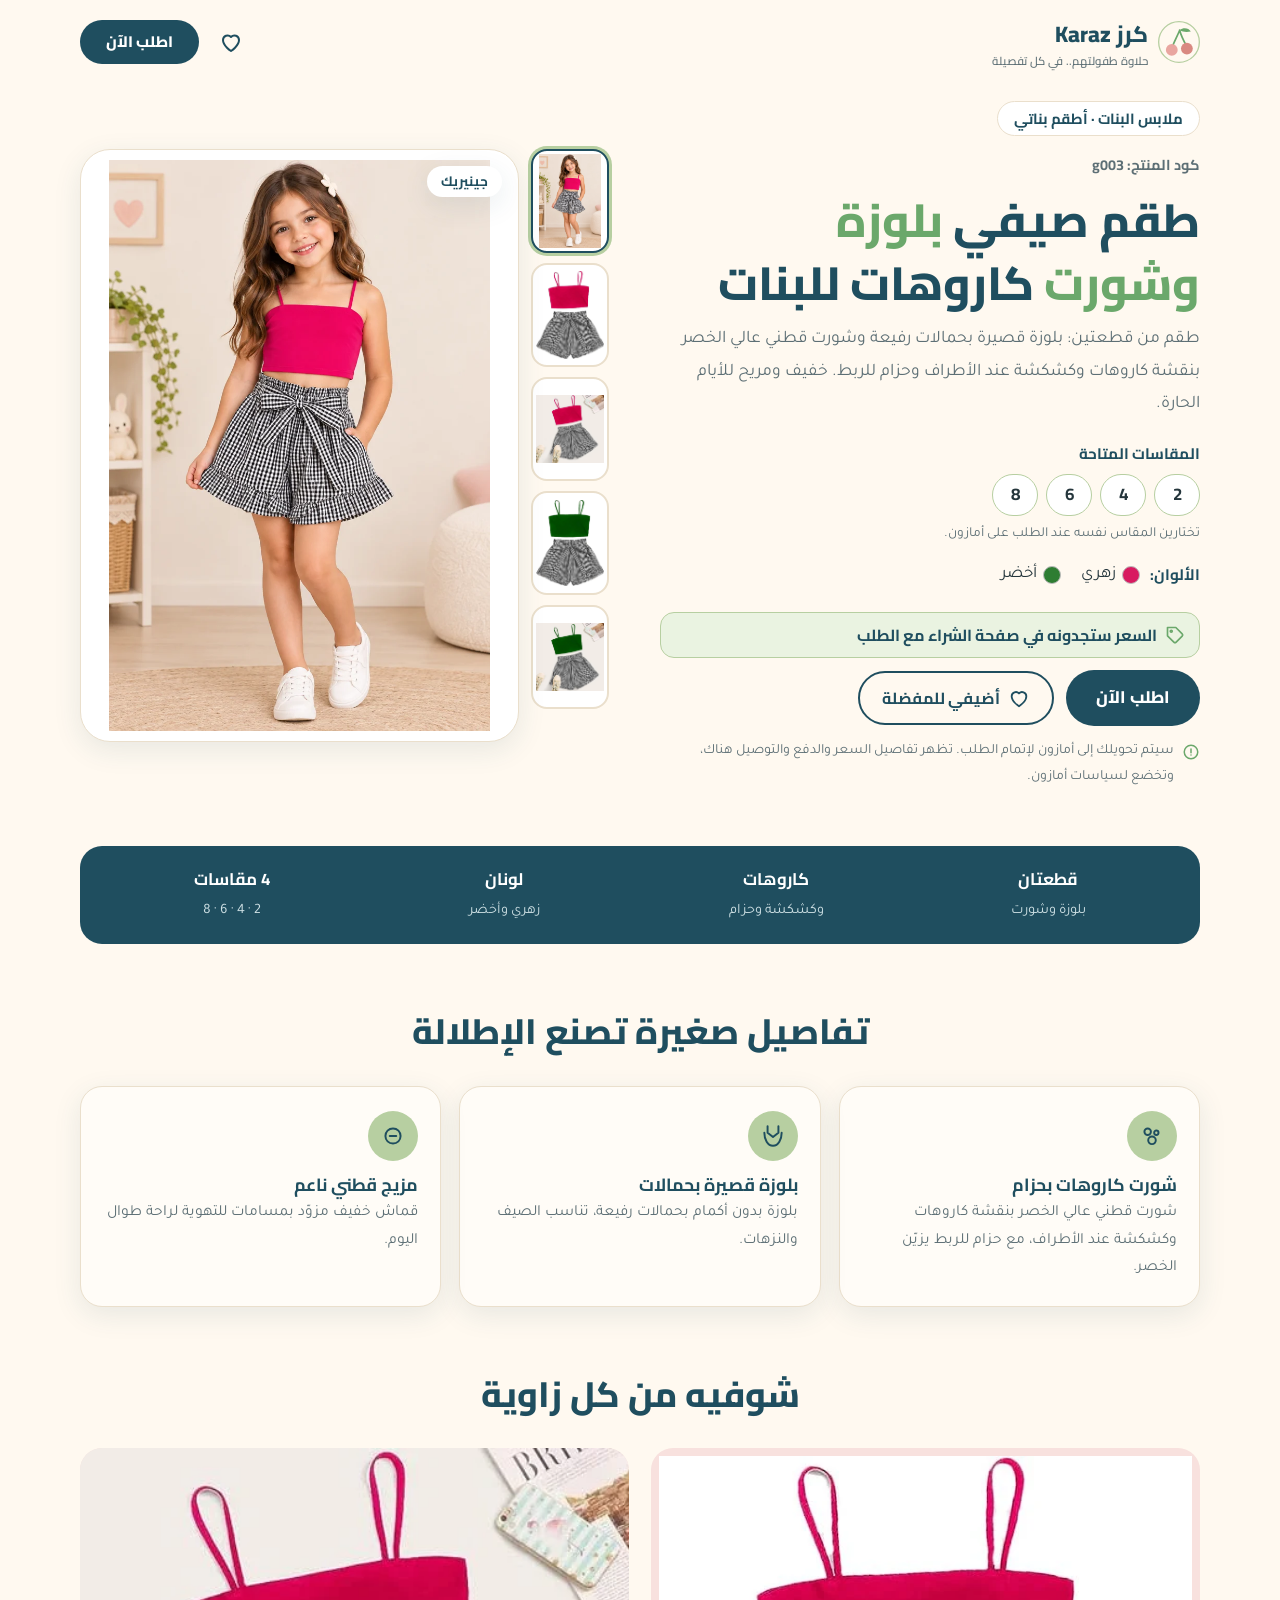
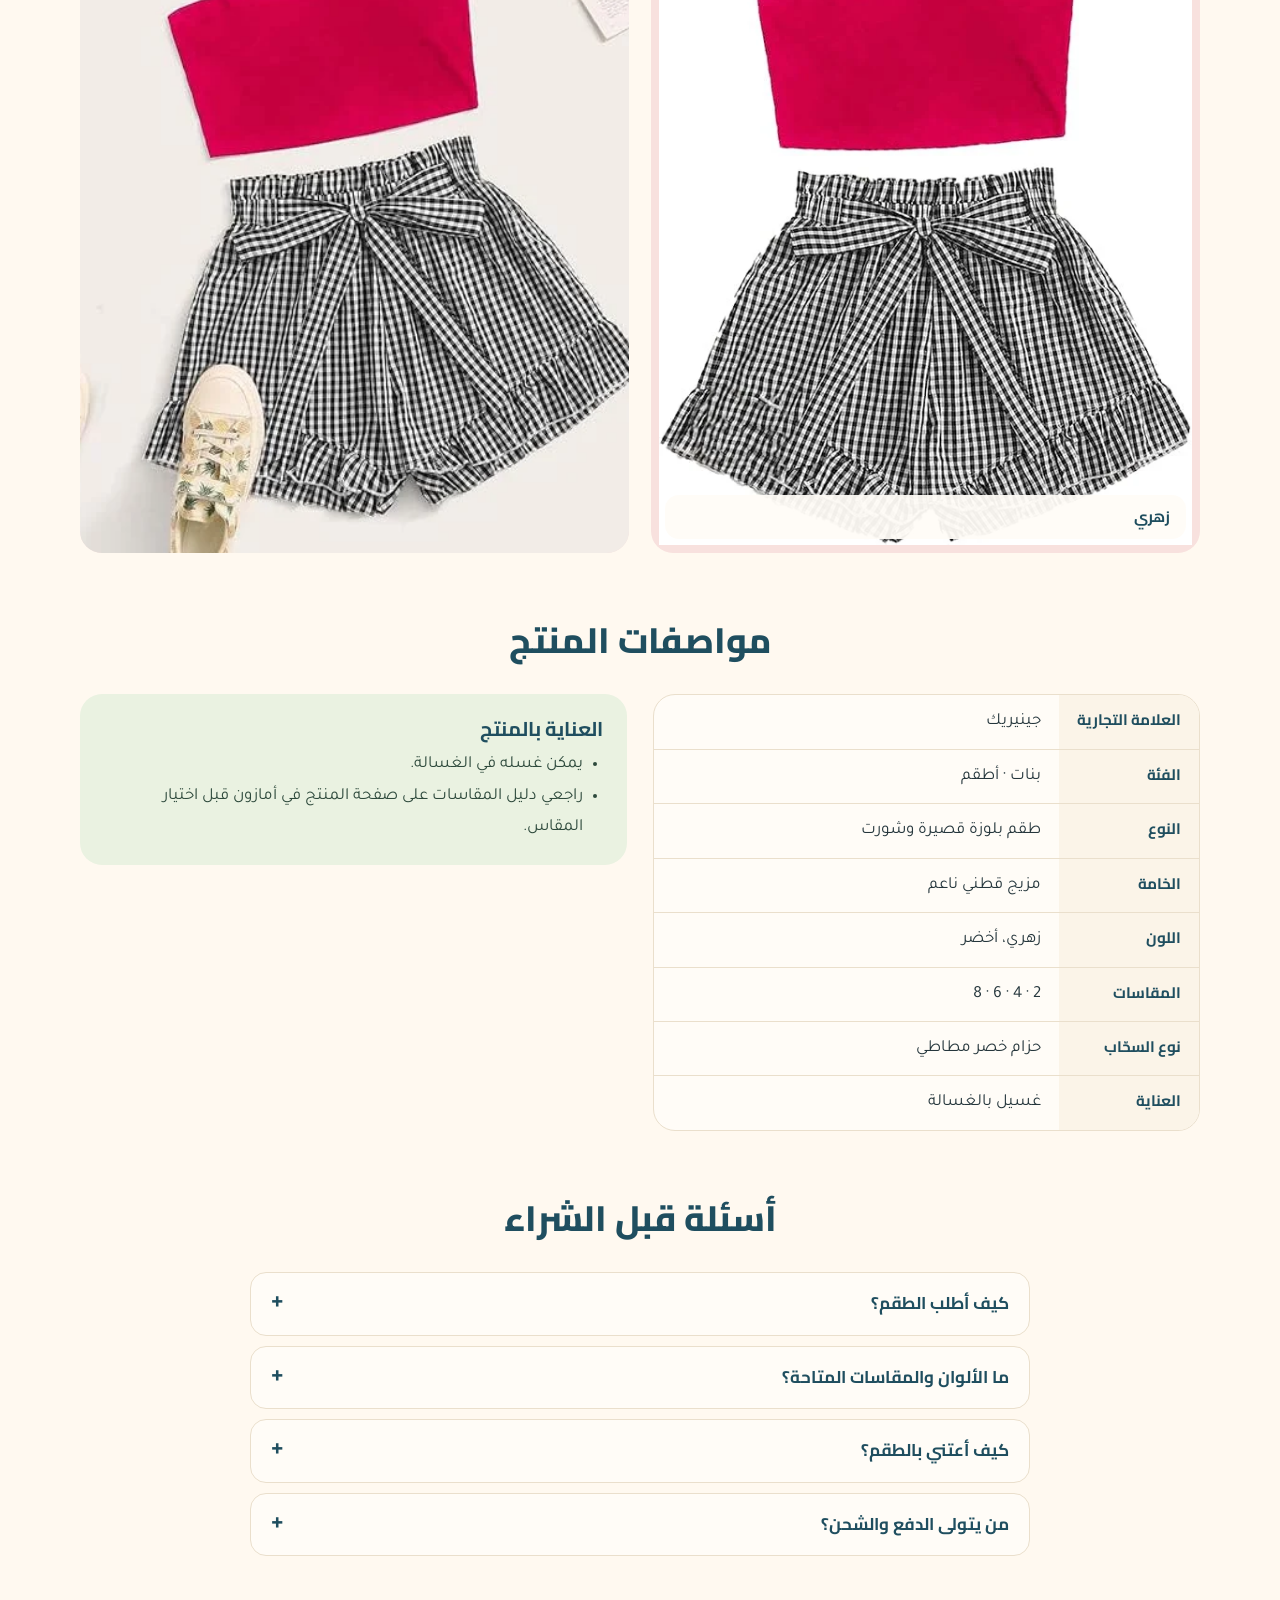
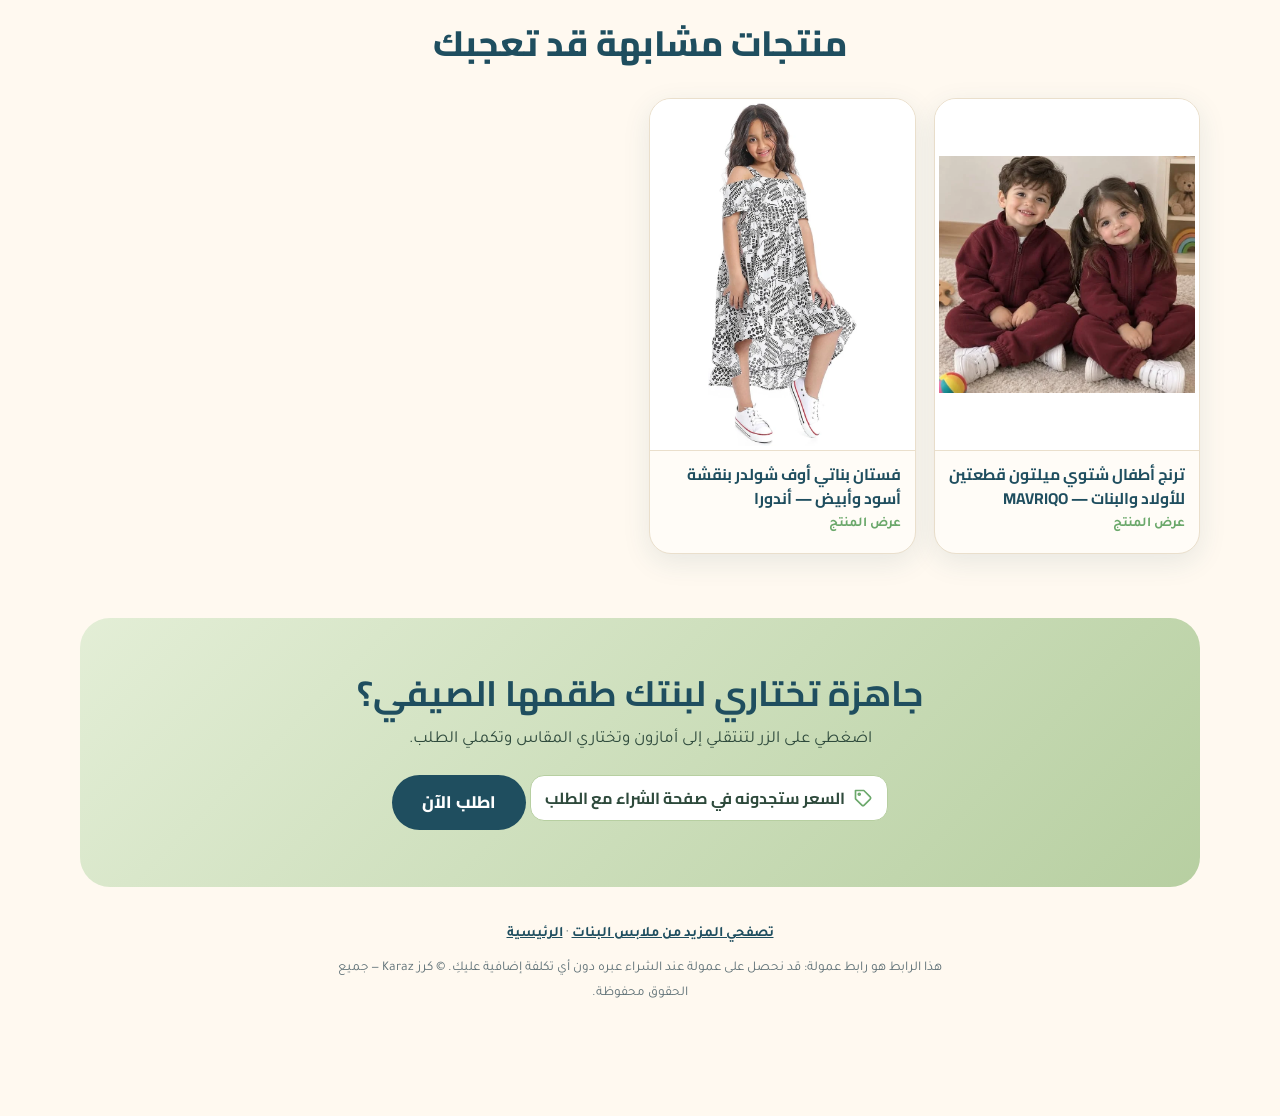
<file: products/girls/gingham-crop-top-ruffle-shorts-set.html>
<!DOCTYPE html>
<html lang="ar" dir="rtl">
<head>
<meta charset="UTF-8">
<meta name="viewport" content="width=device-width, initial-scale=1">
<title>طقم بلوزة قصيرة وشورت كاروهات للبنات | كرز</title>
<meta name="description" content="طقم صيفي للبنات من بلوزة قصيرة وشورت كاروهات قطني بحزام وكشكشة، بلونين زهري وأخضر ومقاسات 2 و4 و6 و8. اطلبيه الآن من أمازون.">
<meta name="theme-color" content="#1F4E5F">
<link rel="preconnect" href="https://fonts.googleapis.com">
<link rel="preconnect" href="https://fonts.gstatic.com" crossorigin>
<link href="https://fonts.googleapis.com/css2?family=Cairo:wght@600;700;800&family=Tajawal:wght@400;500;700&display=swap" rel="stylesheet">
<link rel="icon" type="image/svg+xml" href="../../favicon.svg"><link rel="icon" type="image/png" sizes="32x32" href="../../favicon-32.png"><link rel="apple-touch-icon" href="../../apple-touch-icon.png"><link rel="canonical" href="https://karazkid.vercel.app/products/girls/gingham-crop-top-ruffle-shorts-set.html">
<meta property="og:type" content="product">
<meta property="og:locale" content="ar_EG">
<meta property="og:site_name" content="كرز Karaz">
<meta property="og:title" content="طقم بلوزة قصيرة وشورت كاروهات للبنات | كرز">
<meta property="og:description" content="طقم صيفي للبنات من بلوزة قصيرة وشورت كاروهات قطني بحزام وكشكشة، بلونين زهري وأخضر ومقاسات 2 و4 و6 و8. اطلبيه الآن من أمازون.">
<meta property="og:url" content="https://karazkid.vercel.app/products/girls/gingham-crop-top-ruffle-shorts-set.html">
<meta property="og:image" content="https://karazkid.vercel.app/images/gingham-crop-top-ruffle-shorts-set/1-c1830dbc.webp">
<meta name="twitter:card" content="summary_large_image">
<script type="application/ld+json">{"@context": "https://schema.org", "@type": "Product", "name": "طقم بلوزة قصيرة وشورت كاروهات قطني للبنات", "image": ["https://karazkid.vercel.app/images/gingham-crop-top-ruffle-shorts-set/1-c1830dbc.webp", "https://karazkid.vercel.app/images/gingham-crop-top-ruffle-shorts-set/2-12267521.webp", "https://karazkid.vercel.app/images/gingham-crop-top-ruffle-shorts-set/3-1536149c.webp", "https://karazkid.vercel.app/images/gingham-crop-top-ruffle-shorts-set/4-d4b3ccc3.webp", "https://karazkid.vercel.app/images/gingham-crop-top-ruffle-shorts-set/5-8a453111.webp"], "description": "طقم من قطعتين: بلوزة قصيرة بحمالات رفيعة وشورت قطني عالي الخصر بنقشة كاروهات وكشكشة عند الأطراف وحزام للربط. خفيف ومريح للأيام الحارة.", "category": "ملابس البنات", "url": "https://karazkid.vercel.app/products/girls/gingham-crop-top-ruffle-shorts-set.html", "sku": "g003", "brand": {"@type": "Brand", "name": "جينيريك"}, "material": "مزيج قطني ناعم"}</script>
<link rel="stylesheet" href="../../assets/landing.css">
</head>
<body>
<div class="wrap">
  <header class="top">
    <a class="brand" href="../../index.html" aria-label="كرز Karaz — الصفحة الرئيسية">
      <svg viewBox="0 0 64 64" aria-hidden="true"><circle cx="32" cy="32" r="31" fill="#FFF9F0" stroke="#B7CFA1" stroke-width="2"/><path d="M33 14c-3 8-8 16-11 25M33 14c2 8 6 16 11 25" stroke="#6BA86B" stroke-width="2.6" fill="none" stroke-linecap="round"/><path d="M33 14c6-5 14-3 17 2-6 1-12 1-17-2z" fill="#6BA86B"/><circle cx="21" cy="44" r="9" fill="#E9A6A0"/><circle cx="44" cy="42" r="9" fill="#d98981"/></svg>
      <span>كرز Karaz<small>حلاوة طفولتهم.. في كل تفصيلة</small></span></a>
    <div class="top-tools">
      <a class="hicon" href="../../index.html#/favorites" aria-label="المفضلة"><svg viewBox="0 0 24 24" fill="none" stroke="currentColor" stroke-width="2" stroke-linejoin="round" aria-hidden="true"><path d="M12 21s-8-5.2-8-11a4.6 4.6 0 0 1 8-3 4.6 4.6 0 0 1 8 3c0 5.8-8 11-8 11z"/></svg><span class="hbadge" id="favBadge" hidden>0</span></a>
      <a class="btn buy" href="https://link.amazon/B09FU4Xxp" target="_blank" rel="sponsored noopener noreferrer">اطلب الآن</a>
    </div>
  </header>

  <main>
  <section class="hero" aria-labelledby="t">
    <div>
      <span class="eyebrow">ملابس البنات · أطقم بناتي</span>
      <span class="pcode">كود المنتج: g003</span>
      
      <h1 id="t">طقم صيفي <em>بلوزة وشورت</em> كاروهات للبنات</h1>
      <p class="lead">طقم من قطعتين: بلوزة قصيرة بحمالات رفيعة وشورت قطني عالي الخصر بنقشة كاروهات وكشكشة عند الأطراف وحزام للربط. خفيف ومريح للأيام الحارة.</p>
      <div class="sizes"><b>المقاسات المتاحة</b><div class="chips"><span class="chip">2</span><span class="chip">4</span><span class="chip">6</span><span class="chip">8</span></div><small class="hint">تختارين المقاس نفسه عند الطلب على أمازون.</small></div>
      <div class="colors"><b>الألوان:</b><span class="cl"><span class="sw" style="background:#D81B60" aria-hidden="true"></span><span>زهري</span></span><span class="cl"><span class="sw" style="background:#2E7D32" aria-hidden="true"></span><span>أخضر</span></span></div>
      <p class="pricenote"><svg viewBox="0 0 24 24" fill="none" stroke="currentColor" stroke-width="2" stroke-linecap="round" stroke-linejoin="round" aria-hidden="true"><path d="M20.6 13.4l-7.2 7.2a2 2 0 0 1-2.8 0L3 13V3h10l7.6 7.6a2 2 0 0 1 0 2.8z"/><circle cx="7.5" cy="7.5" r="1.2"/></svg><span>السعر ستجدونه في صفحة الشراء مع الطلب</span></p>
      <div class="cta-row">
        <a class="btn buy" href="https://link.amazon/B09FU4Xxp" target="_blank" rel="sponsored noopener noreferrer">اطلب الآن</a>
        <button class="favbtn" id="favBtn" type="button" aria-pressed="false"><svg viewBox="0 0 24 24" fill="none" stroke="currentColor" stroke-width="2" stroke-linejoin="round" aria-hidden="true"><path d="M12 21s-8-5.2-8-11a4.6 4.6 0 0 1 8-3 4.6 4.6 0 0 1 8 3c0 5.8-8 11-8 11z"/></svg><span>أضيفي للمفضلة</span></button>
      </div>
      <p class="note"><svg viewBox="0 0 24 24" fill="none" stroke="currentColor" stroke-width="2" stroke-linecap="round" stroke-linejoin="round" aria-hidden="true"><circle cx="12" cy="12" r="9"/><path d="M12 8v5M12 16h.01"/></svg><span>سيتم تحويلك إلى أمازون لإتمام الطلب. تظهر تفاصيل السعر والدفع والتوصيل هناك، وتخضع لسياسات أمازون.</span></p>
    </div>
    <div class="gal">
      <div class="thumbs" aria-label="صور المنتج"><button type="button" data-src="../../images/gingham-crop-top-ruffle-shorts-set/1-c1830dbc.webp" data-alt="طفلة ترتدي طقم بلوزة قصيرة زهرية وشورت كاروهات بحزام وكشكشة" aria-current="true" aria-label="صورة 1"><img src="../../images/gingham-crop-top-ruffle-shorts-set/1-c1830dbc.webp" alt=""></button><button type="button" data-src="../../images/gingham-crop-top-ruffle-shorts-set/2-12267521.webp" data-alt="طقم بلوزة قصيرة زهرية وشورت كاروهات أبيض وأسود بكشكشة"  aria-label="صورة 2"><img src="../../images/gingham-crop-top-ruffle-shorts-set/2-12267521.webp" alt=""></button><button type="button" data-src="../../images/gingham-crop-top-ruffle-shorts-set/3-1536149c.webp" data-alt="الطقم الزهري مع شورت الكاروهات والحزام بتنسيق مسطح"  aria-label="صورة 3"><img src="../../images/gingham-crop-top-ruffle-shorts-set/3-1536149c.webp" alt=""></button><button type="button" data-src="../../images/gingham-crop-top-ruffle-shorts-set/4-d4b3ccc3.webp" data-alt="طقم بلوزة قصيرة خضراء وشورت كاروهات أبيض وأسود"  aria-label="صورة 4"><img src="../../images/gingham-crop-top-ruffle-shorts-set/4-d4b3ccc3.webp" alt=""></button><button type="button" data-src="../../images/gingham-crop-top-ruffle-shorts-set/5-8a453111.webp" data-alt="الطقم الأخضر مع شورت الكاروهات والحزام بتنسيق مسطح"  aria-label="صورة 5"><img src="../../images/gingham-crop-top-ruffle-shorts-set/5-8a453111.webp" alt=""></button></div>
      <div class="stage"><span class="tag">جينيريك</span>
        <img id="stageImg" fetchpriority="high" decoding="async" src="../../images/gingham-crop-top-ruffle-shorts-set/1-c1830dbc.webp" alt="طفلة ترتدي طقم بلوزة قصيرة زهرية وشورت كاروهات بحزام وكشكشة" width="733" height="1100"></div>
    </div>
  </section>
  <div class="band" role="list"><div role="listitem"><b>قطعتان</b><span>بلوزة وشورت</span></div><div role="listitem"><b>كاروهات</b><span>وكشكشة وحزام</span></div><div role="listitem"><b>لونان</b><span>زهري وأخضر</span></div><div role="listitem"><b>4 مقاسات</b><span>2 · 4 · 6 · 8</span></div></div>
  <section class="blk" id="details"><div class="head"><h2>تفاصيل صغيرة تصنع الإطلالة</h2></div><div class="feat"><article class="f"><div class="ic"><svg viewBox="0 0 24 24" fill="none" stroke="currentColor" stroke-width="1.8" stroke-linecap="round" stroke-linejoin="round" aria-hidden="true"><circle cx="8" cy="8" r="3"/><circle cx="16" cy="9" r="2"/><circle cx="12" cy="16" r="3.5"/></svg></div><h3>شورت كاروهات بحزام</h3><p>شورت قطني عالي الخصر بنقشة كاروهات وكشكشة عند الأطراف، مع حزام للربط يزيّن الخصر.</p></article><article class="f"><div class="ic"><svg viewBox="0 0 24 24" fill="none" stroke="currentColor" stroke-width="1.8" stroke-linecap="round" stroke-linejoin="round" aria-hidden="true"><path d="M7 3v6l5 4 5-4V3"/><path d="M4 9c0 6 3 12 8 12s8-6 8-12"/></svg></div><h3>بلوزة قصيرة بحمالات</h3><p>بلوزة بدون أكمام بحمالات رفيعة، تناسب الصيف والنزهات.</p></article><article class="f"><div class="ic"><svg viewBox="0 0 24 24" fill="none" stroke="currentColor" stroke-width="1.8" stroke-linecap="round" stroke-linejoin="round" aria-hidden="true"><path d="M5 12c0-4 3-7 7-7s7 3 7 7-3 7-7 7-7-3-7-7z"/><path d="M9 12h6"/></svg></div><h3>مزيج قطني ناعم</h3><p>قماش خفيف مزوّد بمسامات للتهوية لراحة طوال اليوم.</p></article></div></section>
  <section class="blk"><div class="head"><h2>شوفيه من كل زاوية</h2></div><div class="show"><figure class="shot contain"><img src="../../images/gingham-crop-top-ruffle-shorts-set/2-12267521.webp" alt="طقم بلوزة قصيرة زهرية وشورت كاروهات أبيض وأسود بكشكشة" loading="lazy" style="object-position:top"><figcaption>زهري</figcaption></figure><figure class="shot"><img src="../../images/gingham-crop-top-ruffle-shorts-set/3-1536149c.webp" alt="الطقم الزهري مع شورت الكاروهات والحزام بتنسيق مسطح" loading="lazy" style="object-position:top"></figure></div></section>
  <section class="blk"><div class="head"><h2>مواصفات المنتج</h2></div><div class="specwrap"><div class="spec"><dl><dt>العلامة التجارية</dt><dd>جينيريك</dd><dt>الفئة</dt><dd>بنات · أطقم</dd><dt>النوع</dt><dd>طقم بلوزة قصيرة وشورت</dd><dt>الخامة</dt><dd>مزيج قطني ناعم</dd><dt>اللون</dt><dd>زهري، أخضر</dd><dt>المقاسات</dt><dd>2 · 4 · 6 · 8</dd><dt>نوع السحّاب</dt><dd>حزام خصر مطاطي</dd><dt>العناية</dt><dd>غسيل بالغسالة</dd></dl></div><div class="care"><h3>العناية بالمنتج</h3><ul><li>يمكن غسله في الغسالة.</li><li>راجعي دليل المقاسات على صفحة المنتج في أمازون قبل اختيار المقاس.</li></ul></div></div></section>
  
  <section class="blk"><div class="head"><h2>أسئلة قبل الشراء</h2></div><div class="faq"><details><summary>كيف أطلب الطقم؟</summary><p>اضغطي على زر «اطلب الآن» وسيفتح لك المنتج هناك، وتختارين اللون والمقاس وتكملين الطلب. كرز لا يستقبل الطلبات مباشرة.</p></details><details><summary>ما الألوان والمقاسات المتاحة؟</summary><p>اللونان الزهري والأخضر، والمقاسات 2 و4 و6 و8. التوفر يتغير، فتأكدي منه على أمازون.</p></details><details><summary>كيف أعتني بالطقم؟</summary><p>يمكن غسله في الغسالة.</p></details><details><summary>من يتولى الدفع والشحن؟</summary><p>عملية الدفع والشحن تتم على أمازون وفق سياساتها. كرز يعرض المنتج ويحوّلك إلى صفحته الصحيحة هناك.</p></details></div></section>
  <section class="blk" id="similar" hidden><div class="head"><h2>منتجات مشابهة قد تعجبك</h2></div><div class="sim" id="simGrid"></div></section>
  <section class="final">
    <h2>جاهزة تختاري لبنتك طقمها الصيفي؟</h2>
    <p>اضغطي على الزر لتنتقلي إلى أمازون وتختاري المقاس وتكملي الطلب.</p>
    <p class="pricenote"><svg viewBox="0 0 24 24" fill="none" stroke="currentColor" stroke-width="2" stroke-linecap="round" stroke-linejoin="round" aria-hidden="true"><path d="M20.6 13.4l-7.2 7.2a2 2 0 0 1-2.8 0L3 13V3h10l7.6 7.6a2 2 0 0 1 0 2.8z"/><circle cx="7.5" cy="7.5" r="1.2"/></svg><span>السعر ستجدونه في صفحة الشراء مع الطلب</span></p>
    <a class="btn buy" href="https://link.amazon/B09FU4Xxp" target="_blank" rel="sponsored noopener noreferrer">اطلب الآن</a>
  </section>
  </main>

  <footer>
    <p><a href="../../index.html#/shop?cat=girls">تصفحي المزيد من ملابس البنات</a> · <a href="../../index.html">الرئيسية</a></p>
    <p class="disc">هذا الرابط هو رابط عمولة: قد نحصل على عمولة عند الشراء عبره دون أي تكلفة إضافية عليكِ. © كرز Karaz — جميع الحقوق محفوظة.</p>
  </footer>
</div>

<div class="sticky"><p class="pricenote"><svg viewBox="0 0 24 24" fill="none" stroke="currentColor" stroke-width="2" stroke-linecap="round" stroke-linejoin="round" aria-hidden="true"><path d="M20.6 13.4l-7.2 7.2a2 2 0 0 1-2.8 0L3 13V3h10l7.6 7.6a2 2 0 0 1 0 2.8z"/><circle cx="7.5" cy="7.5" r="1.2"/></svg><span>السعر ستجدونه في صفحة الشراء مع الطلب</span></p><a class="btn buy" href="https://link.amazon/B09FU4Xxp" target="_blank" rel="sponsored noopener noreferrer">اطلب الآن</a></div>
<div class="toast" id="toast" role="status" aria-live="polite"></div>

<!-- بيانات المنتج: يقرأها الموقع تلقائيًا لعرض المنتج في قسمه. لا تحذفي هذا الجزء. -->
<script type="application/json" id="product">
{
  "id": "gingham-crop-top-ruffle-shorts-set",
  "code": "g003",
  "name": "طقم بلوزة قصيرة وشورت كاروهات قطني للبنات",
  "category": "girls",
  "sub": "أطقم بناتي",
  "type": "طقم",
  "ages": [
    "1-2y",
    "3-5y",
    "6-8y"
  ],
  "sizes": [
    "2",
    "4",
    "6",
    "8"
  ],
  "colors": [
    "زهري",
    "أخضر"
  ],
  "price": null,
  "oldPrice": null,
  "images": [
    "images/gingham-crop-top-ruffle-shorts-set/1-c1830dbc.webp",
    "images/gingham-crop-top-ruffle-shorts-set/2-12267521.webp",
    "images/gingham-crop-top-ruffle-shorts-set/3-1536149c.webp",
    "images/gingham-crop-top-ruffle-shorts-set/4-d4b3ccc3.webp",
    "images/gingham-crop-top-ruffle-shorts-set/5-8a453111.webp"
  ],
  "description": "طقم من قطعتين: بلوزة قصيرة بحمالات رفيعة وشورت قطني عالي الخصر بنقشة كاروهات وكشكشة عند الأطراف وحزام للربط. خفيف ومريح للأيام الحارة.",
  "material": "مزيج قطني ناعم",
  "buyType": "affiliate",
  "buyUrl": "https://link.amazon/B09FU4Xxp",
  "createdAt": "2026-10-30",
  "featured": false,
  "set": true,
  "season": "summer",
  "hidden": false
}
</script>
<script src="../../products/products.js"></script>
<script src="../../assets/landing.js"></script>
<script src="../../assets/totop.js" defer></script>
</body>
</html>
</file>
<file: assets/style.css>
:root{
  --petrol:#1F4E5F; --green:#6BA86B; --green-soft:#B7CFA1; --cream:#FFF9F0; --warm-white:#FFFCF7;
  --pink:#E9A6A0; --beige:#F3E9D8; --ink:#25363c; --muted:#5d6f75; --line:#eadfcc;
  --radius:20px; --shadow:0 6px 22px rgba(31,78,95,.08);
}
*{box-sizing:border-box;margin:0;padding:0}
html{scroll-behavior:smooth}
body{font-family:'Tajawal','Cairo',sans-serif;background:var(--cream);color:var(--ink);line-height:1.8;font-size:17px;overflow-x:hidden}
h1,h2,h3,h4{font-family:'Cairo',sans-serif;color:var(--petrol);line-height:1.35}
a{color:inherit;text-decoration:none}
img,svg{max-width:100%;display:block}
button{font-family:inherit;cursor:pointer;border:0;background:none;color:inherit}
input,select{font-family:inherit;font-size:1rem}
:focus-visible{outline:3px solid var(--green);outline-offset:2px;border-radius:6px}
.container{width:min(1200px,100% - 32px);margin-inline:auto}
.skip{position:absolute;top:-60px;inset-inline-start:10px;background:var(--petrol);color:#fff;padding:8px 16px;border-radius:10px;z-index:200}
.skip:focus{top:10px}
.btn{display:inline-flex;align-items:center;justify-content:center;gap:8px;padding:12px 26px;border-radius:999px;font-weight:700;font-family:'Cairo',sans-serif;transition:.2s;font-size:1rem;min-height:46px}
.btn-primary{background:var(--petrol);color:#fff}
.btn-primary:hover{background:#17404e;transform:translateY(-2px)}
.btn-ghost{border:2px solid var(--petrol);color:var(--petrol);background:transparent}
.btn-ghost:hover{background:var(--petrol);color:#fff}
.btn-green{background:var(--green);color:#fff}
.btn-green:hover{background:#5a965a}
.btn-light{background:#fff;color:var(--petrol)}
.btn-sm{padding:8px 18px;min-height:40px;font-size:.95rem}

/* header */
.site-header{position:sticky;top:0;z-index:100;background:rgba(255,252,247,.96);backdrop-filter:blur(8px);border-bottom:1px solid var(--line)}
.header-row{display:flex;align-items:center;gap:20px;min-height:72px}
.logo{display:flex;align-items:center;gap:10px;flex-shrink:0}
.logo-mark{width:44px;height:44px}
.logo-text b{font-family:'Cairo';font-size:1.5rem;color:var(--petrol);display:block;line-height:1.1;font-weight:800}
.logo-text b span{color:var(--green);font-size:.95rem;font-weight:600;margin-inline-start:4px}
.logo-text small{font-size:.72rem;color:var(--muted);display:block;line-height:1.3}
.main-nav{margin-inline-start:auto}
.main-nav>ul{list-style:none;display:flex;gap:4px;align-items:center}
.main-nav li{position:relative}
.main-nav a.nav-link{display:block;padding:8px 12px;border-radius:12px;font-weight:700;font-family:'Cairo';font-size:.95rem;color:var(--petrol);transition:.2s}
.main-nav a.nav-link:hover,.main-nav a.nav-link.active{background:var(--green-soft)}
.dropdown{position:absolute;top:100%;inset-inline-start:0;background:var(--warm-white);border:1px solid var(--line);border-radius:16px;box-shadow:var(--shadow);padding:8px;min-width:210px;list-style:none;display:none;flex-direction:column;z-index:20}
.main-nav li:hover>.dropdown,.main-nav li:has(:focus-visible)>.dropdown{display:flex}
.dropdown a{display:block;padding:8px 12px;border-radius:10px;font-size:.95rem}
.dropdown a:hover{background:var(--cream);color:var(--petrol)}
.header-tools{display:flex;gap:6px;align-items:center}
.icon-btn{position:relative;width:44px;height:44px;border-radius:50%;display:grid;place-items:center;color:var(--petrol);transition:.2s}
.icon-btn:hover{background:var(--green-soft)}
.icon-btn svg{width:24px;height:24px}
.badge{position:absolute;top:2px;inset-inline-start:2px;background:var(--pink);color:#fff;font-size:.7rem;min-width:18px;height:18px;border-radius:9px;display:grid;place-items:center;font-weight:700}
.burger{display:none}
.search-bar{display:none;border-top:1px solid var(--line);padding:12px 0;background:var(--warm-white)}
.search-bar.open{display:block}
.search-bar form{display:flex;gap:10px}
.search-bar input{flex:1;padding:12px 18px;border-radius:999px;border:2px solid var(--line);background:#fff}
.search-bar input:focus{border-color:var(--green);outline:0}

/* drawer */
.drawer-bg{position:fixed;inset:0;background:rgba(0,0,0,.4);z-index:150;display:none}
.drawer-bg.open{display:block}
.drawer{position:fixed;top:0;bottom:0;inset-inline-start:0;width:min(320px,86vw);background:var(--warm-white);z-index:160;padding:20px;transform:translateX(100%);transition:transform .3s;overflow-y:auto}
.drawer.open{transform:translateX(0)}
.drawer .close{margin-inline-start:auto;display:block}
.drawer ul{list-style:none;margin-top:10px}
.drawer li>a,.drawer summary{display:block;padding:12px 8px;font-family:'Cairo';font-weight:700;color:var(--petrol);border-bottom:1px solid var(--line);cursor:pointer}
.drawer details ul{margin:0 0 6px}
.drawer details li a{padding:8px 18px;font-weight:500;color:var(--ink);border:0;font-family:'Tajawal'}

/* marquee */
.marquee{background:#EAF2E1;color:var(--petrol);overflow:hidden;border-bottom:1px solid var(--green-soft);direction:ltr}
.marquee-track{display:flex;width:max-content;animation:scroll 38s linear infinite}
.marquee:hover .marquee-track{animation-play-state:paused}
.marquee-item{direction:rtl;padding:9px 0;font-weight:700;font-family:'Cairo';font-size:.95rem;white-space:nowrap;display:flex;align-items:center}
.marquee-item::after{content:"🍒";margin:0 28px;font-size:.8rem}
@keyframes scroll{from{transform:translateX(-50%)}to{transform:translateX(0)}}

/* hero */
.hero{position:relative;overflow:hidden;background:radial-gradient(circle at 20% 30%,#fff 0,var(--cream) 55%,var(--beige) 100%)}
.hero-grid{display:grid;grid-template-columns:1.1fr .9fr;gap:30px;align-items:center;padding:56px 0 64px}
.eyebrow{display:inline-block;background:#fff;border:1px solid var(--line);padding:4px 16px;border-radius:999px;color:var(--petrol);font-weight:700;font-family:'Cairo';font-size:.95rem;margin-bottom:14px}
.hero h1{font-size:clamp(2rem,4.6vw,3.4rem);font-weight:800;margin-bottom:14px}
.hero h1 em{font-style:normal;color:var(--green)}
.hero p{color:var(--muted);max-width:520px;margin-bottom:26px;font-size:1.1rem}
.hero-actions{display:flex;gap:12px;flex-wrap:wrap}
.hero-art{position:relative;aspect-ratio:1/1;max-width:460px;margin-inline:auto;width:100%}
.hero-art .blob{position:absolute;inset:6%;background:var(--green-soft);border-radius:42% 58% 55% 45%/50% 45% 55% 50%;opacity:.55}
.hero-art svg.scene{position:absolute;inset:0;width:100%;height:100%}

/* sections */
section.block{padding:60px 0}
.sec-head{text-align:center;margin-bottom:34px}
.sec-head h2{font-size:clamp(1.6rem,3vw,2.2rem);font-weight:800}
.sec-head p{color:var(--muted);margin-top:6px}
.alt{background:var(--warm-white)}

/* features */
.features{padding:0;margin-top:-26px;position:relative;z-index:2}
.features-grid{display:grid;grid-template-columns:repeat(4,1fr);gap:0;background:var(--warm-white);border-radius:var(--radius);box-shadow:var(--shadow);border:1px solid var(--line)}
.feature{padding:22px 20px;display:flex;gap:14px;align-items:flex-start;border-inline-start:1px solid var(--line)}
.feature:first-child{border-inline-start:0}
.feature .ic{flex:0 0 46px;height:46px;border-radius:50%;background:var(--green-soft);display:grid;place-items:center;color:var(--petrol)}
.feature .ic svg{width:24px;height:24px}
.feature h3{font-size:1rem}
.feature p{font-size:.9rem;color:var(--muted);line-height:1.6}

/* category cards */
.cat-grid{display:flex;flex-wrap:wrap;justify-content:center;gap:22px}.cat-grid>.cat-card{flex:0 0 calc((100% - 44px)/3);min-width:0}
.cat-card{background:var(--warm-white);border:1px solid var(--line);border-radius:var(--radius);overflow:hidden;box-shadow:var(--shadow);display:flex;flex-direction:column;transition:.25s}
.cat-card:hover{transform:translateY(-4px)}
.cat-media{aspect-ratio:1/1;display:grid;place-items:center;overflow:hidden}
.cat-media img{width:100%;height:100%;object-fit:contain}
.cat-media svg{width:60%;height:85%}
.cat-body{padding:18px 20px 22px;display:flex;flex-direction:column;gap:8px;flex:1}
.cat-body h3{font-size:1.3rem}
.cat-body>p{color:var(--muted);font-size:.95rem}
.cat-subs{display:flex;flex-wrap:wrap;gap:6px;margin:4px 0 10px}
.cat-subs a{font-size:.8rem;background:var(--cream);border:1px solid var(--line);border-radius:999px;padding:1px 10px;color:var(--petrol)}
.cat-subs a:hover{background:var(--green-soft)}
.cat-body .btn{margin-top:auto;align-self:flex-start}

/* product cards */
.prod-grid{display:grid;grid-template-columns:repeat(4,1fr);gap:20px}
.prod-card{transition:transform .25s,box-shadow .25s;background:var(--warm-white);border:1px solid var(--line);border-radius:var(--radius);overflow:hidden;box-shadow:var(--shadow);display:flex;flex-direction:column;position:relative}
.prod-img{position:relative;aspect-ratio:3/4;background:#fff;display:grid;place-items:center;overflow:hidden;border-bottom:1px solid var(--line)}
.prod-img img{position:absolute;inset:0;width:100%;height:100%;object-fit:contain;padding:6px;transition:transform .35s}
.prod-card:hover{transform:translateY(-4px);box-shadow:0 12px 30px rgba(31,78,95,.14)}
.prod-card:hover .prod-img img{transform:scale(1.03)}
.prod-img svg{width:55%}
.fav{position:absolute;top:10px;inset-inline-end:10px;background:#fff;width:40px;height:40px;border-radius:50%;display:grid;place-items:center;box-shadow:var(--shadow);color:var(--petrol)}
.fav svg{width:20px;height:20px}
.fav[aria-pressed="true"]{color:#d9534f}
.fav[aria-pressed="true"] svg{fill:currentColor}
.tag-off{position:absolute;top:10px;inset-inline-start:10px;background:var(--pink);color:#fff;font-weight:700;font-size:.8rem;padding:2px 12px;border-radius:999px;font-family:'Cairo'}
.prod-body{padding:14px 16px 18px;display:flex;flex-direction:column;gap:4px;flex:1}
.prod-cat{font-size:.8rem;color:var(--green);font-weight:700}
.prod-body h3{font-size:1.02rem;display:-webkit-box;-webkit-line-clamp:2;-webkit-box-orient:vertical;overflow:hidden;min-height:2.7em;line-height:1.35}
.prod-body .stars small{color:var(--muted);font-size:.8rem}
.prod-meta{display:-webkit-box;-webkit-line-clamp:2;-webkit-box-orient:vertical;overflow:hidden}
.prod-meta{font-size:.85rem;color:var(--muted)}
.price{font-family:'Cairo';font-weight:800;color:var(--petrol)}
.price del{font-weight:500;color:var(--muted);font-size:.85rem;margin-inline-start:8px}
.stars{color:#e0a43a;font-size:.9rem}
.prod-body .btn{margin-top:auto}

/* empty */
.empty{grid-column:1/-1;text-align:center;padding:40px 20px;background:var(--warm-white);border:2px dashed var(--green-soft);border-radius:var(--radius);color:var(--muted)}
.empty svg{width:70px;margin:0 auto 10px}
.empty p{max-width:460px;margin:0 auto 14px}

/* promo */
.promo{background:linear-gradient(135deg,#E3EED6,var(--green-soft));border-radius:28px;padding:clamp(24px,4vw,44px);position:relative;overflow:hidden;display:grid;grid-template-columns:1.1fr .9fr;gap:clamp(20px,4vw,48px);align-items:center}
.promo-text{display:grid;gap:12px;justify-items:start}
.promo-img{width:100%;max-width:400px;aspect-ratio:1/1;object-fit:cover;border-radius:24px;box-shadow:var(--shadow);margin-inline:auto}
.promo h2{font-size:clamp(1.6rem,3vw,2.3rem);font-weight:800}
.promo p{max-width:520px;margin:0 0 10px;color:#2e4a3c}

/* ages */
.age-grid{display:grid;grid-template-columns:repeat(4,1fr);gap:16px}
.age-card{background:var(--warm-white);border:1px solid var(--line);border-radius:var(--radius);padding:24px 14px;text-align:center;transition:.2s;box-shadow:var(--shadow)}
.age-card:hover{background:var(--green-soft);transform:translateY(-3px)}
.age-card b{display:block;font-family:'Cairo';font-size:1.1rem;color:var(--petrol)}
.age-card span{font-size:.85rem;color:var(--muted)}
.age-card .em{font-size:2rem}

/* why */
.why{display:grid;grid-template-columns:1fr 1fr;gap:40px;align-items:center}
.why h2{font-size:clamp(1.6rem,3vw,2.2rem);margin-bottom:12px}
.why p{color:var(--muted);margin-bottom:16px}
.why ul{list-style:none;display:grid;gap:10px}
.why li{display:flex;gap:10px;align-items:center;font-weight:700;color:var(--petrol)}
.why li::before{content:"🍒";font-size:.9rem}
.why .art{background:var(--beige);border-radius:28px;padding:30px;display:grid;place-items:center}
.why .art svg{width:70%}

/* tips */
.tips-grid{display:grid;grid-template-columns:repeat(4,1fr);gap:18px}
.tip{background:var(--warm-white);border:1px solid var(--line);border-radius:var(--radius);overflow:hidden;display:flex;flex-direction:column}
.tip-img{aspect-ratio:16/10;background:var(--beige)}
.tip-img img{width:100%;height:100%;object-fit:cover}
.tip div.b{padding:14px 16px}
.tip h3{font-size:1rem}

/* faq */
.faq{max-width:820px;margin-inline:auto;display:grid;gap:10px}
.faq details{background:var(--warm-white);border:1px solid var(--line);border-radius:16px;padding:0 18px}
.faq summary{padding:14px 0;font-family:'Cairo';font-weight:700;color:var(--petrol);cursor:pointer;list-style:none;display:flex;justify-content:space-between;gap:10px}
.faq summary::after{content:"+";font-size:1.4rem;line-height:1}
.faq details[open] summary::after{content:"−"}
.faq details p{padding:0 0 16px;color:var(--muted)}

/* newsletter */
.news{background:var(--petrol);color:#fff;border-radius:28px;padding:48px 24px;text-align:center}
.news h2{color:#fff;font-size:clamp(1.5rem,3vw,2.1rem)}
.news p{color:#d9e7ea;max-width:520px;margin:8px auto 20px}
.news form{display:flex;gap:10px;max-width:480px;margin:0 auto;flex-wrap:wrap}
.news input{flex:1;min-width:200px;padding:12px 18px;border-radius:999px;border:0}
.news small{display:block;margin-top:12px;color:#bcd2d7;font-size:.85rem}
.socials{display:flex;gap:10px;justify-content:center;margin-top:14px;flex-wrap:wrap}
.socials a{background:rgba(255,255,255,.14);padding:6px 16px;border-radius:999px}

/* footer */
footer.site-footer{background:#F1F4E6;border-top:1px solid var(--green-soft);padding:50px 0 0;margin-top:60px}
.foot-grid{display:grid;grid-template-columns:1.4fr 1fr 1fr 1fr;gap:30px}
.foot-grid h4{margin-bottom:10px}
.foot-grid ul{list-style:none;display:grid;gap:6px}
.foot-grid a:hover{color:var(--green)}
.foot-grid p{color:var(--muted);font-size:.95rem}
.foot-bottom{margin-top:36px;padding:16px 0;border-top:1px solid var(--green-soft);text-align:center;font-size:.9rem;color:var(--muted)}
.disclosure{font-size:.85rem;color:var(--muted);margin-top:8px}

/* inner pages */
.page-head{background:linear-gradient(var(--beige),var(--cream));padding:36px 0 26px;text-align:center}
.page-head h1{font-size:clamp(1.7rem,3.5vw,2.5rem);font-weight:800}
.page-head p{color:var(--muted)}
.crumbs{font-size:.88rem;color:var(--muted);margin-bottom:6px}
.crumbs a:hover{color:var(--green)}
.chips{display:flex;gap:8px;flex-wrap:wrap;justify-content:center;margin-top:16px}
.chip{display:inline-flex;align-items:center;min-height:38px;padding:5px 18px;border-radius:999px;border:1.5px solid var(--green-soft);background:#fff;font-size:.92rem;font-weight:700;color:var(--petrol);transition:.2s}
.chip.on,.chip:hover{background:var(--petrol);color:#fff;border-color:var(--petrol)}
.listing{display:grid;grid-template-columns:270px 1fr;gap:26px;padding:30px 0}
.filters{background:var(--warm-white);border:1px solid var(--line);border-radius:var(--radius);padding:18px;align-self:start;position:sticky;top:90px}
.filters h3{font-size:1.05rem;margin-bottom:10px}
.f-group{margin-bottom:14px}
.f-group label.t{display:block;font-weight:700;font-size:.9rem;margin-bottom:4px;color:var(--petrol)}
.f-group select,.f-group input[type=text],.f-group input[type=number]{width:100%;padding:9px 12px;border-radius:12px;border:1.5px solid var(--line);background:#fff}
.f-row{display:flex;gap:8px}
.f-check{display:flex;gap:8px;align-items:center;font-weight:700;font-size:.95rem}
.f-actions{display:grid;gap:8px;margin-top:10px}
.filter-toggle{display:none;margin-bottom:12px}
.result-count{color:var(--muted);margin-bottom:14px;font-size:.95rem}
.prod-grid.list{grid-template-columns:repeat(auto-fill,minmax(230px,1fr))}
.more-box{grid-column:span 2;background:var(--warm-white);border:2px dashed var(--green-soft);border-radius:var(--radius);padding:28px 24px;display:grid;gap:10px;align-content:center;text-align:center}
.more-box h3{font-size:1.15rem}.more-box p{color:var(--muted)}
.more-box .chips{margin-top:6px}

/* product page */
.pd{display:grid;grid-template-columns:1fr 1fr;gap:36px;padding:30px 0}
.gallery .main{aspect-ratio:1/1;background:var(--beige);border-radius:var(--radius);overflow:hidden;display:grid;place-items:center}
.gallery .main img{width:100%;height:100%;object-fit:cover}
.gallery .main svg{width:50%}
.thumbs{display:flex;gap:8px;margin-top:10px}
.thumbs button{width:70px;height:70px;border-radius:12px;overflow:hidden;border:2px solid var(--line)}
.thumbs button[aria-current=true]{border-color:var(--petrol)}
.thumbs img{width:100%;height:100%;object-fit:cover}
.pd h1{font-size:clamp(1.5rem,3vw,2.1rem);margin-bottom:6px}
.pd .price{font-size:1.6rem;margin:8px 0}
.spec{list-style:none;display:grid;gap:6px;margin:14px 0;padding:14px 18px;background:var(--warm-white);border:1px solid var(--line);border-radius:16px}
.spec b{color:var(--petrol)}
.pd-actions{display:flex;gap:10px;flex-wrap:wrap;margin:16px 0}
.prose{max-width:780px;margin-inline:auto;padding:36px 0;display:grid;gap:14px}
.prose h2{font-size:1.4rem;margin-top:10px}
.prose p,.prose li{color:var(--muted)}
.prose ul{padding-inline-start:22px}
.contact-box{background:var(--warm-white);border:1px solid var(--line);border-radius:var(--radius);padding:22px}

.toast{position:fixed;bottom:20px;inset-inline-start:50%;transform:translateX(50%) translateY(30px);background:var(--petrol);color:#fff;padding:10px 22px;border-radius:999px;opacity:0;transition:.3s;z-index:300;pointer-events:none}
.toast.show{opacity:1;transform:translateX(50%) translateY(0)}

@media(max-width:1000px){
  .prod-grid,.tips-grid{grid-template-columns:repeat(3,1fr)}
  .cat-grid>.cat-card{flex-basis:calc((100% - 22px)/2)}
  .features-grid{grid-template-columns:repeat(2,1fr)}
  .feature:nth-child(3){border-inline-start:0}
  .feature:nth-child(n+3){border-top:1px solid var(--line)}
  .main-nav{display:none}
  .burger{display:grid}
  .header-tools{margin-inline-start:auto}
  .foot-grid{grid-template-columns:1fr 1fr}
}
@media(max-width:760px){
  body{font-size:16px}
  .hero-grid{grid-template-columns:1fr;padding:30px 0 46px;text-align:center}
  .hero p{margin-inline:auto}
  .hero-actions{justify-content:center}
  .hero-art{max-width:300px;order:-1}
  .prod-grid,.prod-grid.list,.tips-grid{grid-template-columns:repeat(2,1fr);gap:12px}
  .more-box{grid-column:1/-1}
  .cat-grid>.cat-card{flex-basis:100%}
  .age-grid{grid-template-columns:repeat(2,1fr)}
  .why,.pd{grid-template-columns:1fr}
  .listing{grid-template-columns:1fr}
  .filters{display:none;position:static}
  .filters.open{display:block}
  .filter-toggle{display:inline-flex}
  section.block{padding:42px 0}
  .logo-text small{display:none}
  .prod-body{padding:10px 12px 14px}
  .prod-body h3{font-size:.92rem}
  .btn{padding:10px 18px}
}
@media(max-width:480px){
  .features-grid{grid-template-columns:1fr}
  .feature{border-inline-start:0;border-top:1px solid var(--line)}
  .feature:first-child{border-top:0}
  .foot-grid{grid-template-columns:1fr}
}
@media(prefers-reduced-motion:reduce){
  *{animation:none!important;transition:none!important;scroll-behavior:auto!important}
}

/* about */
.about{background:radial-gradient(circle at 85% 20%,#fff 0,var(--cream) 55%,var(--beige) 100%);padding:56px 0 64px}
.ab-grid{display:grid;grid-template-columns:1fr 1fr;gap:clamp(24px,5vw,64px);align-items:center}
.ab-text{display:grid;gap:14px;justify-items:start}
.ab-eyebrow{display:inline-block;background:#EAF2E1;color:var(--green);border:1px solid var(--green-soft);font-family:'Cairo';font-weight:700;font-size:.9rem;padding:2px 16px;border-radius:999px}
.ab-text h1{font-size:clamp(2rem,4.4vw,3.2rem);font-weight:800;line-height:1.3;text-wrap:balance}
.ab-text p{color:var(--muted);font-size:1.12rem;max-width:30em;line-height:1.9}
.ab-btn{margin-top:6px;min-height:52px;padding:12px 32px;font-size:1.08rem;gap:10px;box-shadow:0 6px 16px rgba(31,78,95,.22)}
.ab-art{position:relative;margin:0;width:100%;max-width:560px;margin-inline:auto}
.ab-art img{width:100%;height:auto;aspect-ratio:4/3;object-fit:cover;border-radius:30px;border:1px solid var(--line);box-shadow:var(--shadow);background:#faf3e4}
.ab-cherry{position:absolute;bottom:-16px;inset-inline-start:-14px;background:var(--warm-white);border-radius:50%;width:84px;height:84px;display:grid;place-items:center;box-shadow:var(--shadow);border:1px solid var(--line)}
@media(max-width:760px){
  .about{padding:32px 0 48px}
  .ab-grid{grid-template-columns:1fr}
  .ab-art{order:-1;max-width:380px}
}

.badge[hidden]{display:none}

@media(max-width:760px){.promo{grid-template-columns:1fr}.promo-img{max-width:320px;order:-1}.ab-art{max-width:420px}}

/* mobile: no breadcrumbs, swipeable category chips */
@media(max-width:760px){
  .crumbs{display:none}
  .page-head{padding:24px 0 18px}
  .container>.chips{flex-wrap:nowrap;justify-content:flex-start;overflow-x:auto;overflow-y:hidden;-webkit-overflow-scrolling:touch;scroll-snap-type:x proximity;scroll-padding-inline:16px;scrollbar-width:none;margin-inline:-16px;padding:4px 16px 8px;gap:8px}
  .container>.chips::-webkit-scrollbar{display:none}
  .container>.chips .chip{flex:0 0 auto;white-space:nowrap;scroll-snap-align:start}
}

.prod-code{color:var(--muted);font-weight:600;direction:ltr;unicode-bidi:embed}

.f-group select{appearance:none;-webkit-appearance:none;padding-inline:12px 34px;background:#fff url("data:image/svg+xml,%3Csvg xmlns='http://www.w3.org/2000/svg' width='12' height='8' viewBox='0 0 12 8'%3E%3Cpath d='M1 1l5 5 5-5' fill='none' stroke='%231F4E5F' stroke-width='2' stroke-linecap='round'/%3E%3C/svg%3E") no-repeat left 12px center}

.prod-grid.few{grid-template-columns:repeat(var(--n),minmax(0,290px));justify-content:center}
@media(max-width:760px){.prod-grid.few{grid-template-columns:repeat(2,1fr);justify-content:stretch}}
@media(max-width:1000px) and (min-width:761px){.prod-grid.few{grid-template-columns:repeat(var(--n),minmax(0,260px))}}
</file>
<file: assets/landing.css>
:root{
  --petrol:#1F4E5F; --green:#6BA86B; --green-soft:#B7CFA1; --cream:#FFF9F0; --warm:#FFFCF7;
  --pink:#E9A6A0; --pink-soft:#F8E1DE; --beige:#F3E9D8; --ink:#25363c; --muted:#5d6f75; --line:#eadfcc;
  --star:#d99a2b; --r:22px; --shadow:0 8px 28px rgba(31,78,95,.10);
}
*{box-sizing:border-box;margin:0;padding:0}
html{scroll-behavior:smooth;color-scheme:light}
body{font-family:'Tajawal','Cairo',sans-serif;background:var(--cream);color:var(--ink);line-height:1.85;font-size:17px;
  padding-inline:max(16px,env(safe-area-inset-left,0px)) max(16px,env(safe-area-inset-right,0px));overflow-x:hidden}
h1,h2,h3{font-family:'Cairo',sans-serif;color:var(--petrol);line-height:1.35;text-wrap:balance}
a{color:inherit;text-decoration:none}
img{max-width:100%;display:block}
button{font-family:inherit;cursor:pointer;border:0;background:none;color:inherit}
:focus-visible{outline:3px solid var(--green);outline-offset:3px;border-radius:8px}
.wrap{width:min(1120px,100%);margin-inline:auto}
.btn{display:inline-flex;align-items:center;justify-content:center;gap:8px;min-height:52px;padding:12px 30px;border-radius:999px;font-family:'Cairo';font-weight:800;font-size:1.05rem;background:var(--petrol);color:#fff;transition:.2s}
.btn:hover{background:#17404e;transform:translateY(-2px)}
.btn.ghost{background:transparent;color:var(--petrol);border:2px solid var(--petrol);box-shadow:none}
.btn.ghost:hover{background:var(--petrol);color:#fff}
.btn svg{width:20px;height:20px}

/* top bar */
.top{display:flex;align-items:center;justify-content:space-between;gap:12px;padding-block:14px}
.brand{display:flex;align-items:center;gap:10px;font-family:'Cairo';font-weight:800;color:var(--petrol);font-size:1.4rem}
.brand small{display:block;font-weight:500;font-size:.72rem;color:var(--muted);line-height:1.2}
.brand svg{width:42px;height:42px}
.top .btn{min-height:44px;padding:8px 26px;font-size:.95rem}
.top-tools{display:flex;gap:10px;align-items:center}
.hicon{position:relative;width:44px;height:44px;border-radius:50%;display:grid;place-items:center;color:var(--petrol)}
.hicon:hover{background:var(--green-soft)}
.hicon svg{width:24px;height:24px}
.hbadge{position:absolute;top:2px;inset-inline-start:2px;background:var(--pink);color:#fff;font-size:.7rem;min-width:18px;height:18px;border-radius:9px;display:grid;place-items:center;font-weight:700}

/* hero */
.hero{display:grid;grid-template-columns:1.02fr 1fr;gap:clamp(20px,4vw,56px);align-items:center;padding-block:18px 56px}
.gal{display:grid;grid-template-columns:78px 1fr;gap:12px;min-width:0}
.thumbs{display:flex;flex-direction:column;gap:10px}
.thumbs button{position:relative;border-radius:16px;overflow:hidden;border:2px solid var(--line);background:#fff;aspect-ratio:3/4;padding:0;transition:.2s}
.thumbs button img{position:absolute;inset:0;width:100%;height:100%;object-fit:contain;padding:3px}
.thumbs button[aria-current="true"]{border-color:var(--petrol);box-shadow:0 0 0 3px var(--green-soft)}
.stage{position:relative;border-radius:30px;background:#fff;border:1px solid var(--line);aspect-ratio:4/5.4;overflow:hidden;box-shadow:var(--shadow);display:grid;place-items:center}
.stage img{position:absolute;inset:0;width:100%;height:100%;object-fit:contain;padding:10px;transition:opacity .25s}
.stage .tag{z-index:2;position:absolute;top:16px;inset-inline-start:16px;background:#fff;color:var(--petrol);font-family:'Cairo';font-weight:700;font-size:.85rem;padding:3px 14px;border-radius:999px;box-shadow:var(--shadow)}
.eyebrow{display:inline-flex;gap:8px;align-items:center;background:#fff;border:1px solid var(--line);padding:3px 16px;border-radius:999px;font-family:'Cairo';font-weight:700;font-size:.92rem;color:var(--petrol);margin-bottom:14px}
.rate{display:inline-flex;gap:6px;align-items:center;color:var(--muted);font-size:.95rem;margin-bottom:10px}
.stars{color:var(--star);letter-spacing:2px;font-size:1.05rem}
.hero h1{font-size:clamp(1.8rem,4.4vw,2.9rem);font-weight:800;margin-bottom:10px}
.hero h1 em{font-style:normal;color:var(--green)}
.lead{color:var(--muted);font-size:1.1rem;margin-bottom:18px;max-width:34em}
.sizes{margin:18px 0 6px}
.sizes b,.colors b{font-family:'Cairo';color:var(--petrol);font-size:.95rem;display:block;margin-bottom:6px}
.chips{display:flex;gap:8px;flex-wrap:wrap}
.chip{min-width:46px;text-align:center;padding:4px 14px;border-radius:999px;border:1.5px solid var(--green-soft);background:#fff;font-weight:700;font-family:'Cairo'}
.colors{margin:12px 0 22px;display:flex;align-items:center;gap:10px}
.colors b{margin:0}
.sw{display:inline-block;width:18px;height:18px;border-radius:50%;background:linear-gradient(135deg,#fff 50%,#222 50%);border:1px solid #bbb;vertical-align:middle}
.cta-row{display:flex;gap:12px;flex-wrap:wrap;align-items:center}
.note{font-size:.88rem;color:var(--muted);margin-top:12px;display:flex;gap:8px;align-items:flex-start}
.note svg{flex:0 0 18px;width:18px;height:18px;margin-top:5px;color:var(--green)}

/* band */
.band{background:var(--petrol);color:#fff;border-radius:var(--r);padding:18px 24px;display:grid;grid-template-columns:repeat(4,1fr);gap:16px;text-align:center}
.band b{display:block;font-family:'Cairo';font-size:1.05rem}
.band span{font-size:.9rem;color:#cfe1e5}

section.blk{padding-block:64px 0}
.head{text-align:center;margin-bottom:30px}
.head h2{font-size:clamp(1.55rem,3.2vw,2.2rem);font-weight:800}
.head p{color:var(--muted);margin-top:6px}

/* features */
.feat{display:grid;grid-template-columns:repeat(3,1fr);gap:18px}
.f{background:var(--warm);border:1px solid var(--line);border-radius:var(--r);padding:24px 22px;box-shadow:var(--shadow)}
.f .ic{width:50px;height:50px;border-radius:50%;background:var(--green-soft);display:grid;place-items:center;margin-bottom:12px;color:var(--petrol)}
.f .ic svg{width:26px;height:26px}
.f h3{font-size:1.1rem;margin-bottom:4px}
.f p{color:var(--muted);font-size:.97rem;line-height:1.75}

/* showcase */
.show{display:grid;grid-template-columns:1fr 1fr;gap:22px;align-items:stretch}
.shot{border-radius:var(--r);overflow:hidden;background:var(--pink-soft);position:relative;min-height:380px}
.shot img{width:100%;height:100%;object-fit:cover}
.shot.contain img{object-fit:contain;padding:8px}
.shot figcaption{position:absolute;inset-inline:14px;bottom:14px;background:rgba(255,252,247,.94);padding:8px 16px;border-radius:14px;font-weight:700;color:var(--petrol);font-family:'Cairo';font-size:.95rem}

/* specs */
.specwrap{display:grid;grid-template-columns:1fr 1fr;gap:26px;align-items:start}
.spec{background:var(--warm);border:1px solid var(--line);border-radius:var(--r);overflow:hidden}
.spec dl{display:grid;grid-template-columns:auto 1fr}
.spec dt,.spec dd{padding:11px 18px;border-top:1px solid var(--line)}
.spec dt:first-of-type,.spec dd:first-of-type{border-top:0}
.spec dt{font-weight:700;color:var(--petrol);font-family:'Cairo';font-size:.95rem;background:#FBF4E8;white-space:nowrap}
.spec dd{color:var(--ink)}
.care{background:#EAF2E1;border-radius:var(--r);padding:22px 24px}
.care h3{margin-bottom:6px}
.care ul{padding-inline-start:20px;color:#2e4a3c}

/* reviews */
.rv{display:grid;grid-template-columns:.8fr 1.5fr;gap:26px;align-items:start}
.sum{background:var(--warm);border:1px solid var(--line);border-radius:var(--r);padding:26px;box-shadow:var(--shadow);text-align:center}
.big{font-family:'Cairo';font-size:3.4rem;font-weight:800;color:var(--petrol);line-height:1}
.big small{font-size:1.1rem;color:var(--muted);font-weight:600}
.sum .stars{font-size:1.3rem;display:block;margin:6px 0 2px}
.sum p{color:var(--muted);font-size:.92rem}
.bars{margin-top:16px;display:grid;gap:8px;text-align:start}
.bar{display:grid;grid-template-columns:54px 1fr 40px;gap:10px;align-items:center;font-size:.9rem}
.bar i{display:block;height:10px;background:var(--beige);border-radius:6px;overflow:hidden}
.bar i b{display:block;height:100%;background:var(--star);border-radius:6px}
.bar span:last-child{text-align:end;color:var(--muted)}
.quotes{display:grid;gap:16px}
.q{background:var(--warm);border:1px solid var(--line);border-radius:var(--r);padding:22px 24px;position:relative}
.q h3{font-size:1.05rem;margin-bottom:2px}
.q .meta{font-size:.85rem;color:var(--muted);margin-bottom:8px}
.q .ok{color:#b4571f;font-weight:700}
.q blockquote{color:var(--ink);font-size:1.02rem}
.q .who{margin-top:10px;font-weight:700;color:var(--petrol);font-family:'Cairo';font-size:.92rem}
.src{margin-top:16px;font-size:.85rem;color:var(--muted);text-align:center}

/* faq */
.faq{max-width:780px;margin-inline:auto;display:grid;gap:10px}
.faq details{background:var(--warm);border:1px solid var(--line);border-radius:16px;padding:0 20px}
.faq summary{padding:15px 0;font-family:'Cairo';font-weight:700;color:var(--petrol);cursor:pointer;list-style:none;display:flex;justify-content:space-between;gap:10px}
.faq summary::-webkit-details-marker{display:none}
.faq summary::after{content:"+";font-size:1.4rem;line-height:1}
.faq details[open] summary::after{content:"−"}
.faq p{padding:0 0 16px;color:var(--muted)}

/* final */
.final{margin-top:64px;background:linear-gradient(135deg,#E3EED6,var(--green-soft));border-radius:30px;padding:clamp(28px,5vw,52px) 24px;text-align:center}
.final h2{font-size:clamp(1.5rem,3.2vw,2.2rem);margin-bottom:6px}
.final p{max-width:540px;margin:0 auto 20px;color:#2e4a3c}
footer{padding-block:34px 110px;text-align:center;color:var(--muted);font-size:.9rem}
footer a{color:var(--petrol);font-weight:700;text-decoration:underline}
.disc{max-width:640px;margin:8px auto 0;font-size:.84rem}

/* sticky mobile cta */
.sticky{display:none}
@media(max-width:860px){
  body{font-size:16px}
  .hero{grid-template-columns:1fr;padding-bottom:40px}
  .gal{grid-template-columns:1fr;order:-1}
  .thumbs{flex-direction:row;order:2;justify-content:center}
  .thumbs button{width:64px}
  .stage{aspect-ratio:4/5}
  .band{grid-template-columns:1fr 1fr}
  .feat{grid-template-columns:1fr}
  .show,.specwrap,.rv{grid-template-columns:1fr}
  .shot{min-height:340px}
  section.blk{padding-top:48px}
  .top .btn{display:none}
  .sticky{display:flex;position:fixed;inset-inline:0;bottom:0;z-index:50;background:rgba(255,252,247,.97);border-top:1px solid var(--line);padding:10px max(16px,env(safe-area-inset-right,0px)) calc(10px + env(safe-area-inset-bottom,0px)) max(16px,env(safe-area-inset-left,0px));gap:10px;align-items:center}
  .sticky .btn{flex:1;min-height:48px}
}
@media(prefers-reduced-motion:reduce){*{transition:none!important;scroll-behavior:auto!important}}

/* favorite button */
.favbtn{display:inline-flex;align-items:center;gap:8px;min-height:52px;padding:10px 22px;border-radius:999px;border:2px solid var(--petrol);color:var(--petrol);font-family:'Cairo';font-weight:700;font-size:1rem;background:transparent;transition:.2s}
.favbtn:hover{background:var(--pink-soft)}
.favbtn svg{width:22px;height:22px}
.favbtn[aria-pressed="true"]{background:var(--pink-soft);border-color:#d9534f;color:#b13a35}
.favbtn[aria-pressed="true"] svg{fill:currentColor}

/* similar products */
.blk[hidden]{display:none}
.sim{display:grid;grid-template-columns:repeat(4,1fr);gap:18px}
.sc{display:flex;flex-direction:column;background:var(--warm);border:1px solid var(--line);border-radius:var(--r);overflow:hidden;box-shadow:var(--shadow);transition:.2s}
.sc:hover{transform:translateY(-4px)}
.sc .im{position:relative;aspect-ratio:3/4;background:#fff;display:block;border-bottom:1px solid var(--line)}
.sc .im img{position:absolute;inset:0;width:100%;height:100%;object-fit:contain;padding:4px}
.sc .tx{padding:12px 14px 16px;display:grid;gap:2px}
.sc b{font-family:'Cairo';color:var(--petrol);font-size:.98rem;line-height:1.5}
.sc .tx span{font-size:.85rem;color:var(--green);font-weight:700}
.toast{position:fixed;bottom:84px;inset-inline-start:50%;transform:translateX(50%) translateY(20px);background:var(--petrol);color:#fff;padding:9px 22px;border-radius:999px;opacity:0;transition:.3s;z-index:80;pointer-events:none;font-size:.95rem}
.toast.show{opacity:1;transform:translateX(50%) translateY(0)}
@media(max-width:860px){.sim{grid-template-columns:repeat(2,1fr);gap:12px}}

.gal.single{grid-template-columns:1fr}

.pcode{display:block;font-family:'Cairo';font-weight:700;font-size:.9rem;color:var(--muted);margin:2px 0 10px;direction:rtl}
.sizes .hint{display:block;margin-top:6px;color:var(--muted);font-size:.86rem}
.top .btn,.sticky .btn,.final .btn{white-space:nowrap}
@media(max-width:860px){.sticky .btn{font-size:1rem}}
.hbadge[hidden]{display:none}

.colors{flex-wrap:wrap}.colors .cl{display:inline-flex;align-items:center;gap:6px;margin-inline-end:10px}

.pricenote{display:flex;align-items:center;gap:8px;margin:0 0 12px;padding:10px 14px;border-radius:14px;background:#EAF3E1;border:1px solid var(--green-soft);color:var(--petrol);font-family:'Cairo',sans-serif;font-weight:700;font-size:1rem;line-height:1.5}
.pricenote svg{flex:0 0 20px;width:20px;height:20px;color:var(--green)}
.final .pricenote{display:inline-flex;margin:0 auto 14px;background:#fff;text-align:start}
.sticky{flex-direction:column;gap:6px}
.sticky .pricenote{margin:0;padding:6px 10px;font-size:.88rem;border-radius:10px;justify-content:center}
.sticky .pricenote svg{width:16px;height:16px;flex-basis:16px}
@media(max-width:860px){.sticky .btn{flex:none;align-self:stretch;min-height:48px}.sticky .pricenote{align-self:stretch}.to-top.has-sticky{bottom:112px}}
</file>
